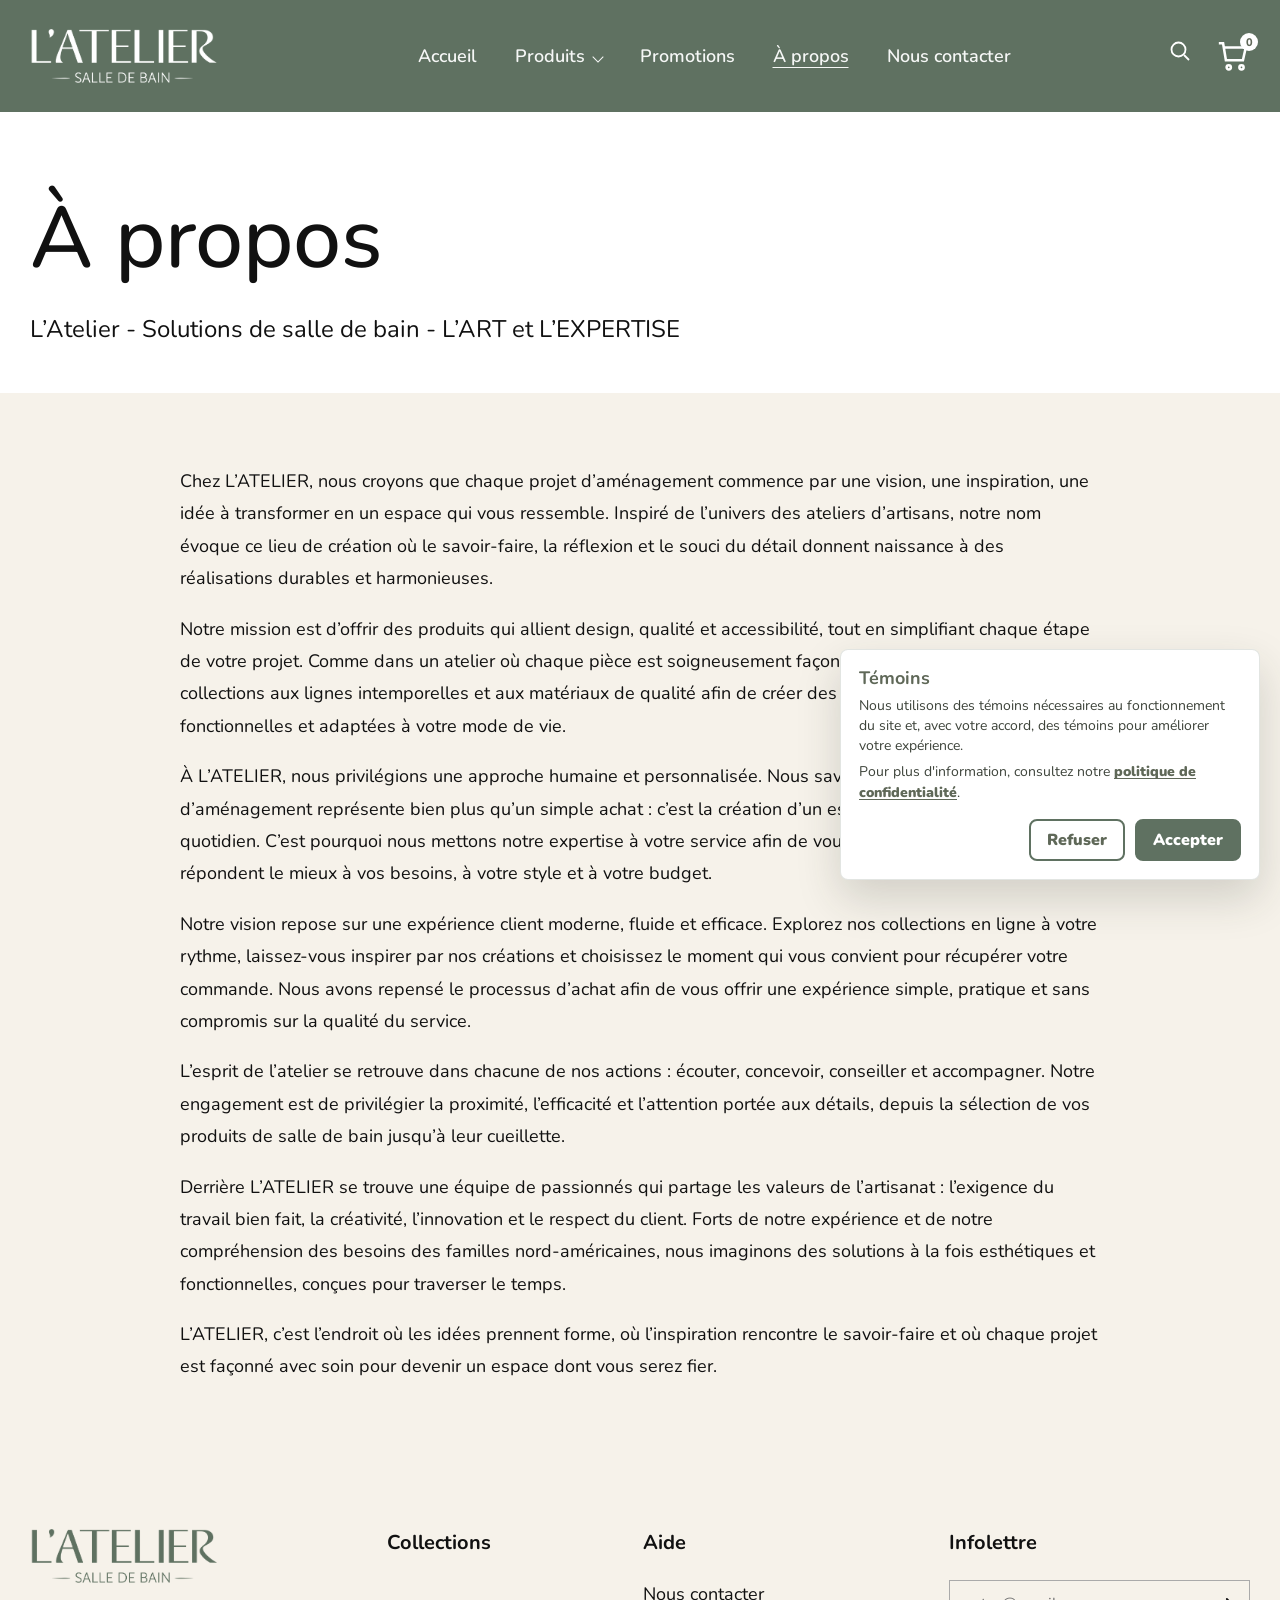
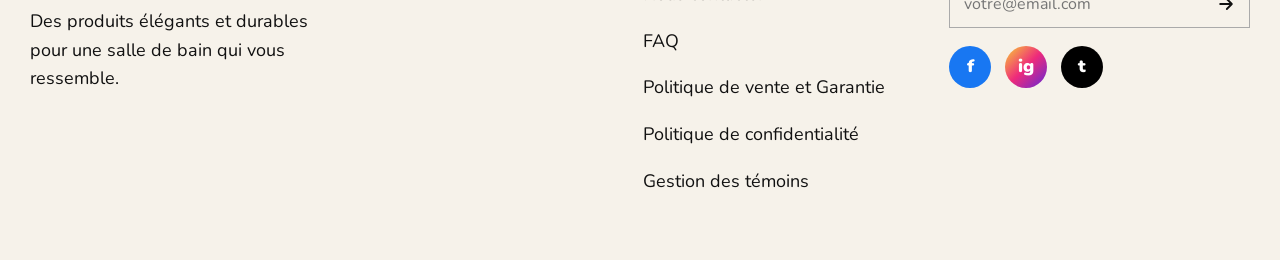
<file: Website/about.html>
<!DOCTYPE html>
<html lang="fr">
<head>
  <meta charset="UTF-8">
  <meta name="viewport" content="width=device-width, initial-scale=1.0">
  <meta http-equiv="Cache-Control" content="no-store, no-cache, must-revalidate">
  <meta http-equiv="Pragma" content="no-cache">
  <meta http-equiv="Expires" content="0">
  <title>À propos - L'Atelier Salle de Bain</title>
  <link rel="preconnect" href="https://fonts.googleapis.com">
  <link rel="preconnect" href="https://fonts.gstatic.com" crossorigin>
  <link href="https://fonts.googleapis.com/css2?family=Nunito:wght@400;500;600;700;800;900&display=swap" rel="stylesheet">
  <link rel="stylesheet" href="styles.css?v=20260821-01">
</head>
<body class="page-about">
  <header class="site-header">
    <div class="container header-inner">
      <a class="brand-logo" href="index.html" aria-label="Accueil L'Atelier Salle de Bain">
        <img src="Brand Logo/Latelier_logos_blanc.png" alt="L'Atelier Salle de Bain">
      </a>
      <nav class="main-nav" aria-label="Navigation principale">
        <a class="nav-link" href="index.html">Accueil</a>
        <div class="nav-dropdown">
          <a class="nav-button" href="shop.html?collection=all">Produits</a>
          <div class="products-menu" aria-label="Catégories de produits">
            <div class="products-menu__column">
              <a class="products-menu__title" href="shop.html?collection=vanites&type=meubles-salle-de-bain">Meubles de<br>salle de bain</a>
              <a href="shop.html?collection=vanites&type=meubles-salle-de-bain">Vanité</a>
              <a href="shop.html?collection=vanites&type=meubles-salle-de-bain&category=cabinets">Cabinets</a>
              <a href="shop.html?collection=vanites&type=meubles-salle-de-bain&category=lingeries">Lingeries</a>
              <a href="shop.html?collection=vanites&type=meubles-salle-de-bain&category=miroirs">Miroirs</a>
            </div>
            <div class="products-menu__column">
              <a class="products-menu__title" href="shop.html?collection=vanites&type=lavabos">Lavabos</a>
              <a href="shop.html?collection=vanites&type=lavabos&category=comptoirs">Comptoirs</a>
              <a href="shop.html?collection=vanites&type=lavabos&category=vasques">Vasques</a>
            </div>
            <div class="products-menu__column">
              <a class="products-menu__title" href="shop.html?collection=toilettes&type=toilettes">Toilettes</a>
              <a href="shop.html?collection=toilettes&type=toilettes&category=intelligente">Intelligente</a>
              <a href="shop.html?collection=toilettes&type=toilettes&category=1-piece">1 Pièce</a>
              <a href="shop.html?collection=toilettes&type=toilettes&category=2-pieces">2 Pièces</a>
            </div>
            <div class="products-menu__column">
              <a class="products-menu__title" href="shop.html?collection=baignoires&type=baignoires">Baignoires</a>
              <a href="shop.html?collection=baignoires&type=baignoires&category=autoportante">Autoportante</a>
              <a href="shop.html?collection=baignoires&type=baignoires&category=alcove">Alcove</a>
              <a href="shop.html?collection=baignoires&type=baignoires&category=en-coin">En coin</a>
            </div>
            <div class="products-menu__column">
              <a class="products-menu__title" href="shop.html?collection=douches&type=douches">Douches</a>
              <a href="shop.html?collection=douches&type=douches&category=portes">Portes</a>
              <a href="shop.html?collection=douches&type=douches&category=ensemble-complet">Ensemble complet</a>
            </div>
          </div>
        </div>
        <a class="nav-link" href="shop.html?promotion=sale">Promotions</a>
        <a class="nav-link is-current" href="about.html">À propos</a>
        <a class="nav-link" href="contact.html">Nous contacter</a>
      </nav>
      <div class="header-actions">
        <a class="icon-button" href="#" aria-label="Rechercher" aria-haspopup="true" aria-expanded="false" data-site-search-trigger>
          <svg viewBox="0 0 24 24"><circle cx="10.5" cy="10.5" r="7"></circle><path d="m16 16 5 5"></path></svg>
        </a>
        <a class="icon-button" href="cart.html" aria-label="Panier">
          <svg viewBox="0 0 24 24"><path d="M5 6h16l-2 9H7L5 3H2"></path><circle cx="9" cy="20" r="1.5"></circle><circle cx="18" cy="20" r="1.5"></circle></svg>
          <span class="cart-count" data-cart-count>0</span>
        </a>
      </div>
    </div>
  </header>

  <main>
    <section class="page-hero">
      <div class="container">
        <h1>À propos</h1>
        <p>L’Atelier - Solutions de salle de bain - L’ART et L’EXPERTISE</p>
      </div>
    </section>

    <section class="section section--cream about-simple">
      <div class="container">
        <div class="about-simple__content">
          <p>Chez L’ATELIER, nous croyons que chaque projet d’aménagement commence par une vision, une inspiration, une idée à transformer en un espace qui vous ressemble. Inspiré de l’univers des ateliers d’artisans, notre nom évoque ce lieu de création où le savoir-faire, la réflexion et le souci du détail donnent naissance à des réalisations durables et harmonieuses.</p>
          <p>Notre mission est d’offrir des produits qui allient design, qualité et accessibilité, tout en simplifiant chaque étape de votre projet. Comme dans un atelier où chaque pièce est soigneusement façonnée, nous sélectionnons des collections aux lignes intemporelles et aux matériaux de qualité afin de créer des salles de bain élégantes, fonctionnelles et adaptées à votre mode de vie.</p>
          <p>À L’ATELIER, nous privilégions une approche humaine et personnalisée. Nous savons qu’un projet d’aménagement représente bien plus qu’un simple achat : c’est la création d’un espace de vie pensé pour le quotidien. C’est pourquoi nous mettons notre expertise à votre service afin de vous guider vers les solutions qui répondent le mieux à vos besoins, à votre style et à votre budget.</p>
          <p>Notre vision repose sur une expérience client moderne, fluide et efficace. Explorez nos collections en ligne à votre rythme, laissez-vous inspirer par nos créations et choisissez le moment qui vous convient pour récupérer votre commande. Nous avons repensé le processus d’achat afin de vous offrir une expérience simple, pratique et sans compromis sur la qualité du service.</p>
          <p>L’esprit de l’atelier se retrouve dans chacune de nos actions : écouter, concevoir, conseiller et accompagner. Notre engagement est de privilégier la proximité, l’efficacité et l’attention portée aux détails, depuis la sélection de vos produits de salle de bain jusqu’à leur cueillette.</p>
          <p>Derrière L’ATELIER se trouve une équipe de passionnés qui partage les valeurs de l’artisanat : l’exigence du travail bien fait, la créativité, l’innovation et le respect du client. Forts de notre expérience et de notre compréhension des besoins des familles nord-américaines, nous imaginons des solutions à la fois esthétiques et fonctionnelles, conçues pour traverser le temps.</p>
          <p>L’ATELIER, c’est l’endroit où les idées prennent forme, où l’inspiration rencontre le savoir-faire et où chaque projet est façonné avec soin pour devenir un espace dont vous serez fier.</p>
        </div>
      </div>
    </section>
  </main>

  <footer class="site-footer">
    <div class="container footer-grid">
      <div>
        <img class="footer-logo" src="Brand Logo/Latelier_logos_vert.png" alt="L'Atelier Salle de Bain">
        <p>Des produits élégants et durables pour une salle de bain qui vous ressemble.</p>
      </div>
      <div>
        <h2>Collections</h2>
        <nav class="footer-links" data-footer-collections aria-label="Collections"></nav>
      </div>
      <div>
        <h2>Aide</h2>
        <nav class="footer-links">
          <a href="contact.html">Nous contacter</a>
          <a href="faq.html">FAQ</a>
          <a href="politique-vente-garantie.html">Politique de vente et Garantie</a>
        </nav>
      </div>
      <div>
        <h2>Infolettre</h2>
        <form class="newsletter-form">
          <input class="newsletter-input" type="email" placeholder="votre@email.com" aria-label="Adresse courriel">
          <button class="newsletter-button" type="button" aria-label="S'inscrire">
            <svg viewBox="0 0 24 24" focusable="false" aria-hidden="true">
              <path d="M5 12h12"></path>
              <path d="m13 6 6 6-6 6"></path>
            </svg>
          </button>
        </form>
        <div class="social-row">
          <a class="social-dot social-dot--facebook" href="https://www.facebook.com/people/Latelier-Solutions-de-salle-de-bain/61591446723294/" target="_blank" rel="noopener" aria-label="Facebook L'Atelier Salle de Bain">f</a>
          <a class="social-dot social-dot--instagram" href="https://www.instagram.com/lateliersalledebain/" target="_blank" rel="noopener" aria-label="Instagram L'Atelier Salle de Bain">ig</a>
          <a class="social-dot social-dot--tiktok" href="https://www.tiktok.com/@lateliersollution" target="_blank" rel="noopener" aria-label="TikTok L'Atelier Salle de Bain">t</a>
        </div>
      </div>
    </div>
  </footer>

  <script src="js/shopify-config.js?v=20260605-15"></script>
  <script src="js/commerce.js?v=20260608-01"></script>
  <script src="js/ui.js?v=20260821-01"></script>
</body>
</html>
</file>
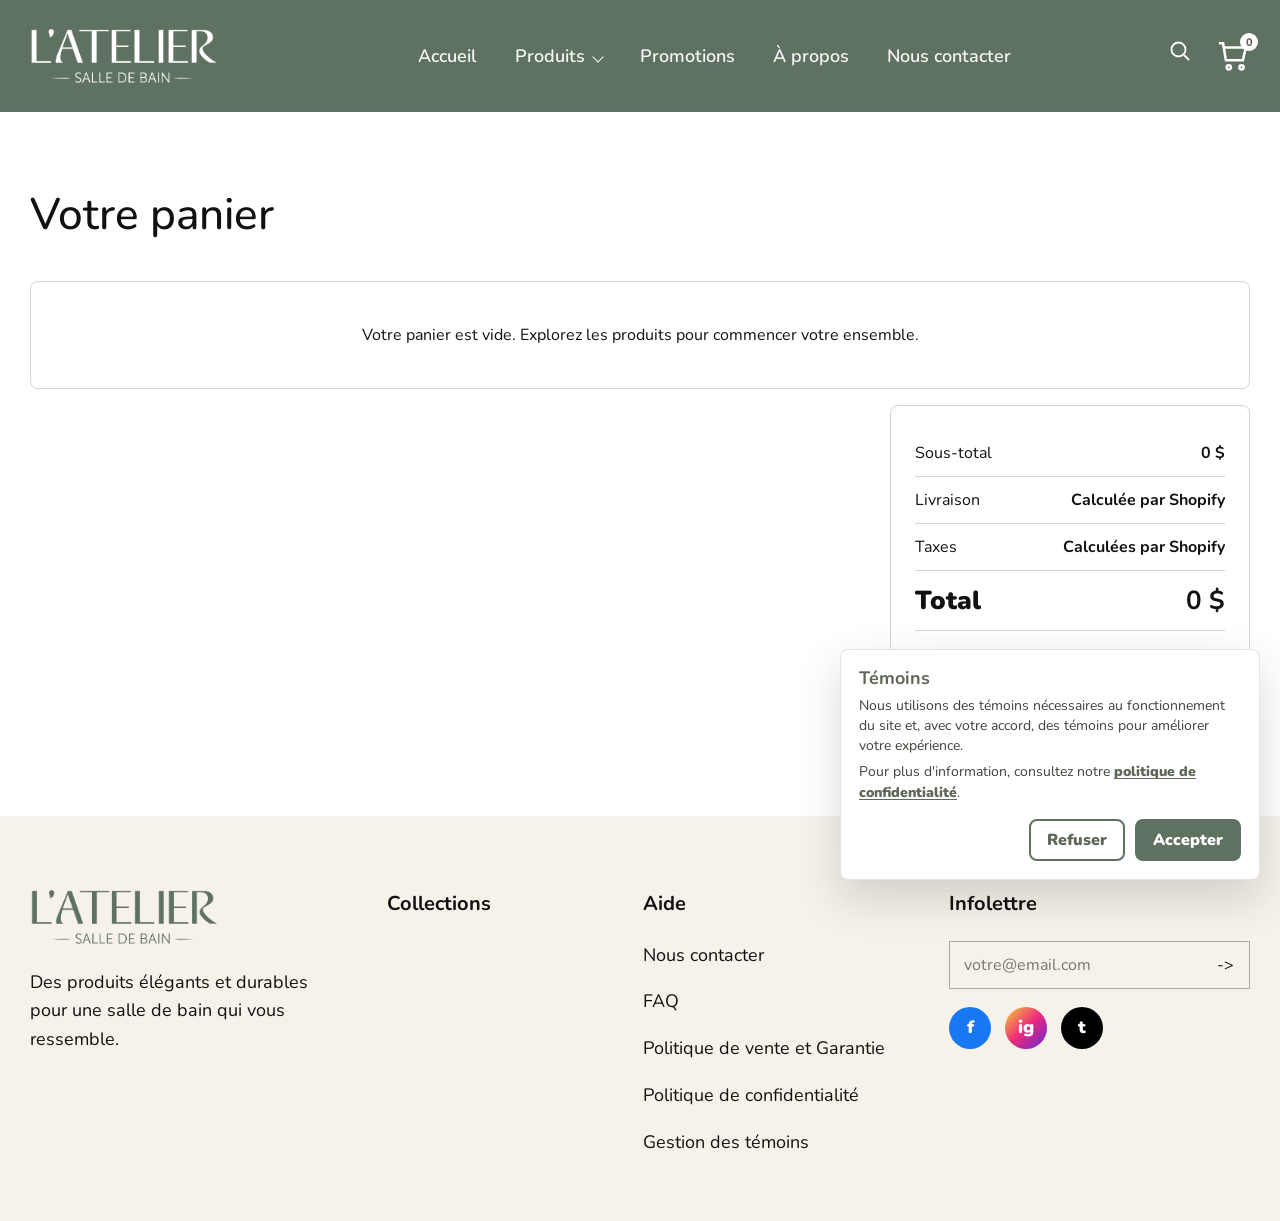
<file: Website/cart.html>
<!DOCTYPE html>
<html lang="fr">
<head>
  <meta charset="UTF-8">
  <meta name="viewport" content="width=device-width, initial-scale=1.0">
  <meta http-equiv="Cache-Control" content="no-store, no-cache, must-revalidate">
  <meta http-equiv="Pragma" content="no-cache">
  <meta http-equiv="Expires" content="0">
  <title>Panier - L'Atelier Salle de Bain</title>
  <link rel="preconnect" href="https://fonts.googleapis.com">
  <link rel="preconnect" href="https://fonts.gstatic.com" crossorigin>
  <link href="https://fonts.googleapis.com/css2?family=Nunito:wght@400;500;600;700;800;900&display=swap" rel="stylesheet">
  <link rel="stylesheet" href="styles.css?v=20260821-01">
</head>
<body>
  <header class="site-header">
    <div class="container header-inner">
      <a class="brand-logo" href="index.html" aria-label="Accueil L'Atelier Salle de Bain">
        <img src="Brand Logo/Latelier_logos_blanc.png" alt="L'Atelier Salle de Bain">
      </a>
      <nav class="main-nav" aria-label="Navigation principale">
        <a class="nav-link" href="index.html">Accueil</a>
        <div class="nav-dropdown">
          <a class="nav-button" href="shop.html?collection=all">Produits</a>
          <div class="products-menu" aria-label="Catégories de produits">
            <div class="products-menu__column">
              <a class="products-menu__title" href="shop.html?collection=vanites&type=meubles-salle-de-bain">Meubles de<br>salle de bain</a>
              <a href="shop.html?collection=vanites&type=meubles-salle-de-bain">Vanité</a>
              <a href="shop.html?collection=vanites&type=meubles-salle-de-bain&category=cabinets">Cabinets</a>
              <a href="shop.html?collection=vanites&type=meubles-salle-de-bain&category=lingeries">Lingeries</a>
              <a href="shop.html?collection=vanites&type=meubles-salle-de-bain&category=miroirs">Miroirs</a>
            </div>
            <div class="products-menu__column">
              <a class="products-menu__title" href="shop.html?collection=vanites&type=lavabos">Lavabos</a>
              <a href="shop.html?collection=vanites&type=lavabos&category=comptoirs">Comptoirs</a>
              <a href="shop.html?collection=vanites&type=lavabos&category=vasques">Vasques</a>
            </div>
            <div class="products-menu__column">
              <a class="products-menu__title" href="shop.html?collection=toilettes&type=toilettes">Toilettes</a>
              <a href="shop.html?collection=toilettes&type=toilettes&category=intelligente">Intelligente</a>
              <a href="shop.html?collection=toilettes&type=toilettes&category=1-piece">1 Pièce</a>
              <a href="shop.html?collection=toilettes&type=toilettes&category=2-pieces">2 Pièces</a>
            </div>
            <div class="products-menu__column">
              <a class="products-menu__title" href="shop.html?collection=baignoires&type=baignoires">Baignoires</a>
              <a href="shop.html?collection=baignoires&type=baignoires&category=autoportante">Autoportante</a>
              <a href="shop.html?collection=baignoires&type=baignoires&category=alcove">Alcove</a>
              <a href="shop.html?collection=baignoires&type=baignoires&category=en-coin">En coin</a>
            </div>
            <div class="products-menu__column">
              <a class="products-menu__title" href="shop.html?collection=douches&type=douches">Douches</a>
              <a href="shop.html?collection=douches&type=douches&category=portes">Portes</a>
              <a href="shop.html?collection=douches&type=douches&category=ensemble-complet">Ensemble complet</a>
            </div>
          </div>
        </div>
        <a class="nav-link" href="shop.html?promotion=sale">Promotions</a>
        <a class="nav-link" href="about.html">À propos</a>
        <a class="nav-link" href="contact.html">Nous contacter</a>
      </nav>
      <div class="header-actions">
        <a class="icon-button" href="#" aria-label="Rechercher" aria-haspopup="true" aria-expanded="false" data-site-search-trigger>
          <svg viewBox="0 0 24 24"><circle cx="10.5" cy="10.5" r="7"></circle><path d="m16 16 5 5"></path></svg>
        </a>
        <a class="icon-button" href="cart.html" aria-label="Panier">
          <svg viewBox="0 0 24 24"><path d="M5 6h16l-2 9H7L5 3H2"></path><circle cx="9" cy="20" r="1.5"></circle><circle cx="18" cy="20" r="1.5"></circle></svg>
          <span class="cart-count" data-cart-count>0</span>
        </a>
      </div>
    </div>
  </header>

  <main class="cart-page">
    <div class="container">
      <h1>Votre panier</h1>
      <p class="empty-state" data-cart-empty hidden>Votre panier est vide. Explorez les produits pour commencer votre ensemble.</p>
      <div class="cart-layout">
        <section class="cart-lines" data-cart-lines></section>
        <aside class="cart-summary">
          <div class="summary-row">
            <span>Sous-total</span>
            <strong data-cart-subtotal>0 $</strong>
          </div>
          <div class="summary-row">
            <span>Livraison</span>
            <strong>Calculée par Shopify</strong>
          </div>
          <div class="summary-row">
            <span>Taxes</span>
            <strong>Calculées par Shopify</strong>
          </div>
          <div class="summary-row summary-total">
            <span>Total</span>
            <strong data-cart-total>0 $</strong>
          </div>
          <button class="btn btn--sage checkout-button" type="button" data-checkout>Passer à la caisse</button>
        </aside>
      </div>
    </div>
  </main>

  <footer class="site-footer">
    <div class="container footer-grid">
      <div>
        <img class="footer-logo" src="Brand Logo/Latelier_logos_vert.png" alt="L'Atelier Salle de Bain">
        <p>Des produits élégants et durables pour une salle de bain qui vous ressemble.</p>
      </div>
      <div>
        <h2>Collections</h2>
        <nav class="footer-links" data-footer-collections aria-label="Collections"></nav>
      </div>
      <div>
        <h2>Aide</h2>
        <nav class="footer-links">
          <a href="contact.html">Nous contacter</a>
          <a href="faq.html">FAQ</a>
          <a href="politique-vente-garantie.html">Politique de vente et Garantie</a>
        </nav>
      </div>
      <div>
        <h2>Infolettre</h2>
        <form class="newsletter-form">
          <input class="newsletter-input" type="email" placeholder="votre@email.com" aria-label="Adresse courriel">
          <button class="newsletter-button" type="button" aria-label="S'inscrire">-></button>
        </form>
        <div class="social-row">
          <a class="social-dot social-dot--facebook" href="https://www.facebook.com/people/Latelier-Solutions-de-salle-de-bain/61591446723294/" target="_blank" rel="noopener" aria-label="Facebook L'Atelier Salle de Bain">f</a>
          <a class="social-dot social-dot--instagram" href="https://www.instagram.com/lateliersalledebain/" target="_blank" rel="noopener" aria-label="Instagram L'Atelier Salle de Bain">ig</a>
          <a class="social-dot social-dot--tiktok" href="https://www.tiktok.com/@lateliersollution" target="_blank" rel="noopener" aria-label="TikTok L'Atelier Salle de Bain">t</a>
        </div>
      </div>
    </div>
  </footer>

  <script src="js/shopify-config.js?v=20260605-15"></script>
  <script src="js/commerce.js?v=20260608-01"></script>
  <script src="js/ui.js?v=20260821-01"></script>
  <script src="js/cart-page.js?v=20260605-15"></script>
</body>
</html>
</file>
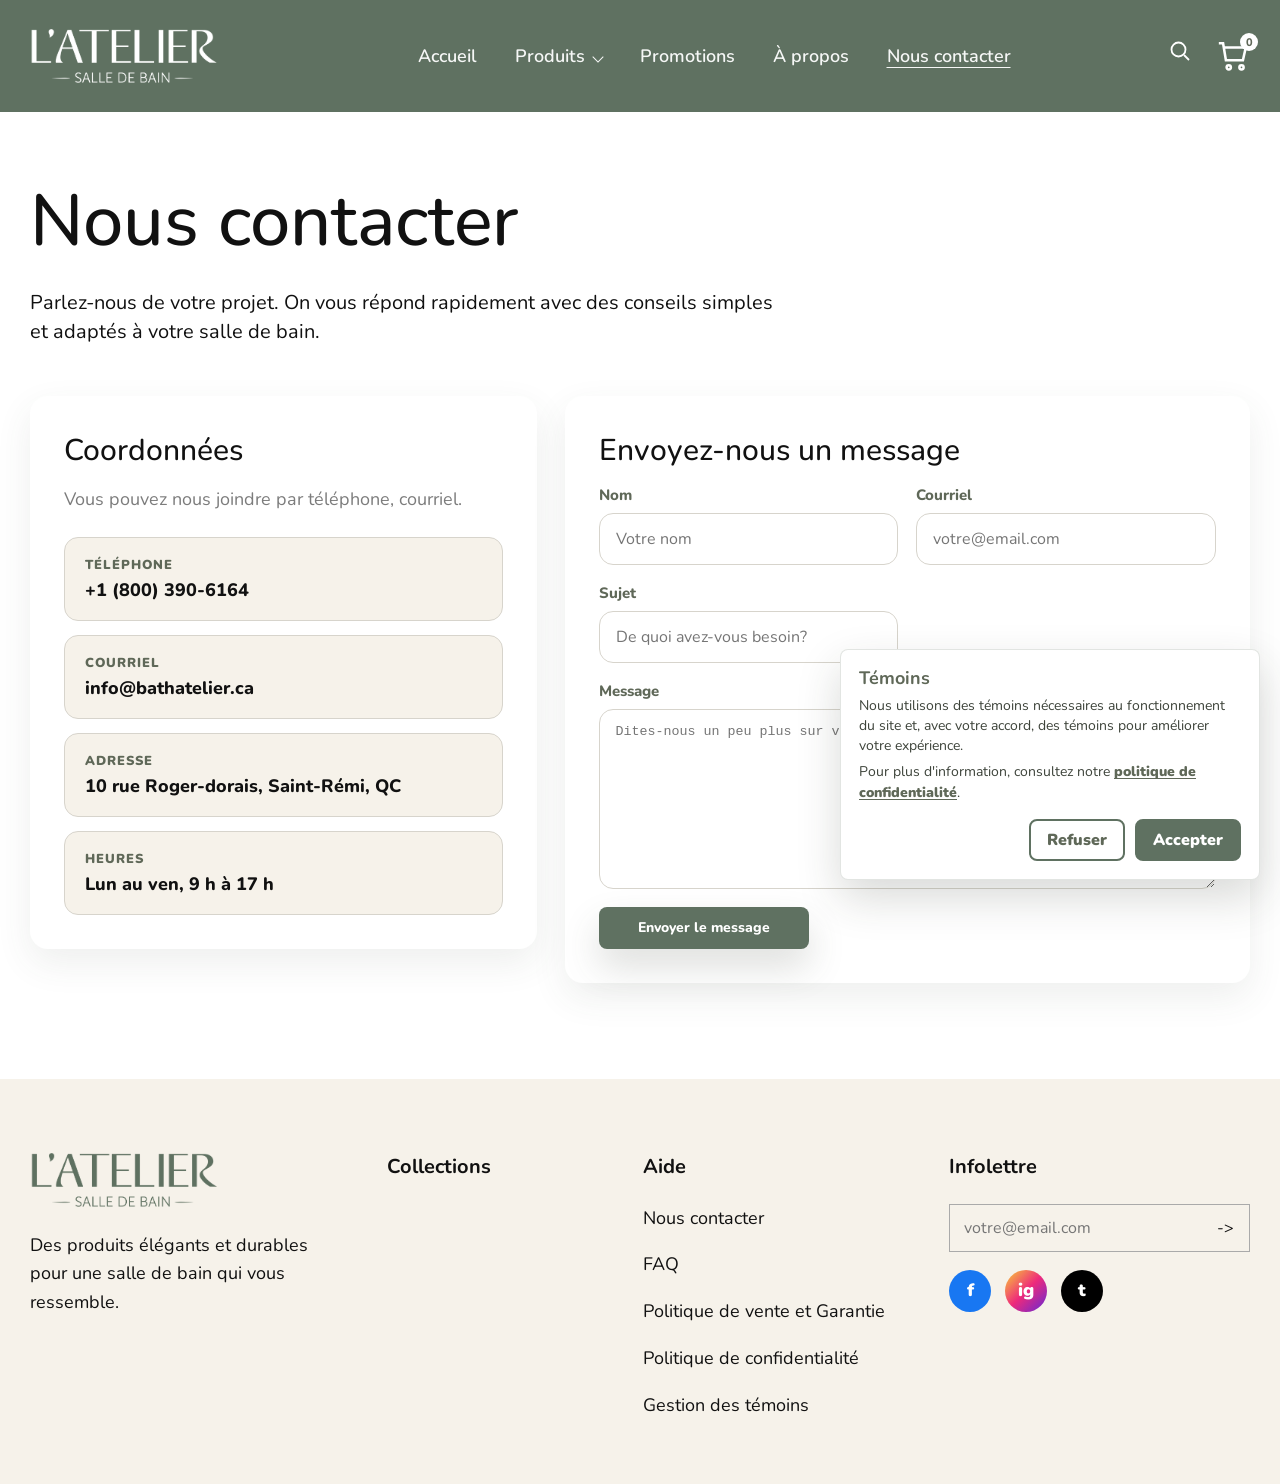
<file: Website/contact.html>
<!DOCTYPE html>
<html lang="fr">
<head>
  <meta charset="UTF-8">
  <meta name="viewport" content="width=device-width, initial-scale=1.0">
  <meta http-equiv="Cache-Control" content="no-store, no-cache, must-revalidate">
  <meta http-equiv="Pragma" content="no-cache">
  <meta http-equiv="Expires" content="0">
  <title>Nous contacter - L'Atelier Salle de Bain</title>
  <link rel="preconnect" href="https://fonts.googleapis.com">
  <link rel="preconnect" href="https://fonts.gstatic.com" crossorigin>
  <link href="https://fonts.googleapis.com/css2?family=Nunito:wght@400;500;600;700;800;900&display=swap" rel="stylesheet">
  <link rel="stylesheet" href="styles.css?v=20260821-01">
</head>
<body class="page-contact">
  <header class="site-header">
    <div class="container header-inner">
      <a class="brand-logo" href="index.html" aria-label="Accueil L'Atelier Salle de Bain">
        <img src="Brand Logo/Latelier_logos_blanc.png" alt="L'Atelier Salle de Bain">
      </a>
      <nav class="main-nav" aria-label="Navigation principale">
        <a class="nav-link" href="index.html">Accueil</a>
        <div class="nav-dropdown">
          <a class="nav-button" href="shop.html?collection=all">Produits</a>
          <div class="products-menu" aria-label="Catégories de produits">
            <div class="products-menu__column">
              <a class="products-menu__title" href="shop.html?collection=vanites&type=meubles-salle-de-bain">Meubles de<br>salle de bain</a>
              <a href="shop.html?collection=vanites&type=meubles-salle-de-bain">Vanité</a>
              <a href="shop.html?collection=vanites&type=meubles-salle-de-bain&category=cabinets">Cabinets</a>
              <a href="shop.html?collection=vanites&type=meubles-salle-de-bain&category=lingeries">Lingeries</a>
              <a href="shop.html?collection=vanites&type=meubles-salle-de-bain&category=miroirs">Miroirs</a>
            </div>
            <div class="products-menu__column">
              <a class="products-menu__title" href="shop.html?collection=vanites&type=lavabos">Lavabos</a>
              <a href="shop.html?collection=vanites&type=lavabos&category=comptoirs">Comptoirs</a>
              <a href="shop.html?collection=vanites&type=lavabos&category=vasques">Vasques</a>
            </div>
            <div class="products-menu__column">
              <a class="products-menu__title" href="shop.html?collection=toilettes&type=toilettes">Toilettes</a>
              <a href="shop.html?collection=toilettes&type=toilettes&category=intelligente">Intelligente</a>
              <a href="shop.html?collection=toilettes&type=toilettes&category=1-piece">1 Pièce</a>
              <a href="shop.html?collection=toilettes&type=toilettes&category=2-pieces">2 Pièces</a>
            </div>
            <div class="products-menu__column">
              <a class="products-menu__title" href="shop.html?collection=baignoires&type=baignoires">Baignoires</a>
              <a href="shop.html?collection=baignoires&type=baignoires&category=autoportante">Autoportante</a>
              <a href="shop.html?collection=baignoires&type=baignoires&category=alcove">Alcove</a>
              <a href="shop.html?collection=baignoires&type=baignoires&category=en-coin">En coin</a>
            </div>
            <div class="products-menu__column">
              <a class="products-menu__title" href="shop.html?collection=douches&type=douches">Douches</a>
              <a href="shop.html?collection=douches&type=douches&category=portes">Portes</a>
              <a href="shop.html?collection=douches&type=douches&category=ensemble-complet">Ensemble complet</a>
            </div>
          </div>
        </div>
        <a class="nav-link" href="shop.html?promotion=sale">Promotions</a>
        <a class="nav-link" href="about.html">À propos</a>
        <a class="nav-link is-current" href="contact.html">Nous contacter</a>
      </nav>
      <div class="header-actions">
        <a class="icon-button" href="#" aria-label="Rechercher" aria-haspopup="true" aria-expanded="false" data-site-search-trigger>
          <svg viewBox="0 0 24 24"><circle cx="10.5" cy="10.5" r="7"></circle><path d="m16 16 5 5"></path></svg>
        </a>
        <a class="icon-button" href="cart.html" aria-label="Panier">
          <svg viewBox="0 0 24 24"><path d="M5 6h16l-2 9H7L5 3H2"></path><circle cx="9" cy="20" r="1.5"></circle><circle cx="18" cy="20" r="1.5"></circle></svg>
          <span class="cart-count" data-cart-count>0</span>
        </a>
      </div>
    </div>
  </header>

  <main>
    <section class="page-hero page-hero--contact">
      <div class="container">
        <h1>Nous contacter</h1>
        <p>Parlez-nous de votre projet. On vous répond rapidement avec des conseils simples et adaptés à votre salle de bain.</p>
      </div>
    </section>

    <section class="section section--contact">
      <div class="container contact-layout">
        <aside class="contact-panel contact-panel--info">
          <h2>Coordonnées</h2>
          <p class="contact-lead">Vous pouvez nous joindre par téléphone, courriel.</p>
          <div class="contact-methods">
            <a class="contact-method" href="tel:+15145550123">
              <span class="contact-method__label">Téléphone</span>
              <strong>+1 (800) 390-6164</strong>
            </a>
            <a class="contact-method" href="mailto:info@lateliersalledebain.com">
              <span class="contact-method__label">Courriel</span>
              <strong>info@bathatelier.ca</strong>
            </a>
            <div class="contact-method contact-method--static">
              <span class="contact-method__label">Adresse</span>
              <strong>10 rue Roger-dorais, Saint-Rémi, QC</strong>
            </div>
            <div class="contact-method contact-method--static">
              <span class="contact-method__label">Heures</span>
              <strong>Lun au ven, 9 h à 17 h</strong>
            </div>
          </div>
        </aside>

        <div class="contact-panel contact-panel--form">
          <h2>Envoyez-nous un message</h2>
          <form class="contact-form" data-contact-form>
            <label class="contact-field">
              <span>Nom</span>
              <input type="text" name="name" placeholder="Votre nom" required>
            </label>
            <label class="contact-field">
              <span>Courriel</span>
              <input type="email" name="email" placeholder="votre@email.com" required>
            </label>
            <label class="contact-field">
              <span>Sujet</span>
              <input type="text" name="subject" placeholder="De quoi avez-vous besoin?" required>
            </label>
            <label class="contact-field contact-field--full">
              <span>Message</span>
              <textarea name="message" rows="7" placeholder="Dites-nous un peu plus sur votre projet..." required></textarea>
            </label>
            <div class="contact-actions">
              <button class="btn btn--sage" type="submit">Envoyer le message</button>
            </div>
          </form>
        </div>
      </div>
    </section>
  </main>

  <footer class="site-footer">
    <div class="container footer-grid">
      <div>
        <img class="footer-logo" src="Brand Logo/Latelier_logos_vert.png" alt="L'Atelier Salle de Bain">
        <p>Des produits élégants et durables pour une salle de bain qui vous ressemble.</p>
      </div>
      <div>
        <h2>Collections</h2>
        <nav class="footer-links" data-footer-collections aria-label="Collections"></nav>
      </div>
      <div>
        <h2>Aide</h2>
        <nav class="footer-links">
          <a href="contact.html">Nous contacter</a>
          <a href="faq.html">FAQ</a>
          <a href="politique-vente-garantie.html">Politique de vente et Garantie</a>
        </nav>
      </div>
      <div>
        <h2>Infolettre</h2>
        <form class="newsletter-form">
          <input class="newsletter-input" type="email" placeholder="votre@email.com" aria-label="Adresse courriel">
          <button class="newsletter-button" type="button" aria-label="S'inscrire">-></button>
        </form>
        <div class="social-row">
          <a class="social-dot social-dot--facebook" href="https://www.facebook.com/people/Latelier-Solutions-de-salle-de-bain/61591446723294/" target="_blank" rel="noopener" aria-label="Facebook L'Atelier Salle de Bain">f</a>
          <a class="social-dot social-dot--instagram" href="https://www.instagram.com/lateliersalledebain/" target="_blank" rel="noopener" aria-label="Instagram L'Atelier Salle de Bain">ig</a>
          <a class="social-dot social-dot--tiktok" href="https://www.tiktok.com/@lateliersollution" target="_blank" rel="noopener" aria-label="TikTok L'Atelier Salle de Bain">t</a>
        </div>
      </div>
    </div>
  </footer>

  <script src="js/shopify-config.js?v=20260605-15"></script>
  <script src="js/commerce.js?v=20260608-01"></script>
  <script src="js/ui.js?v=20260821-01"></script>
  <script src="js/shop.js?v=20260615-12"></script>
  <script src="js/contact.js?v=20260615-01"></script>
</body>
</html>
</file>
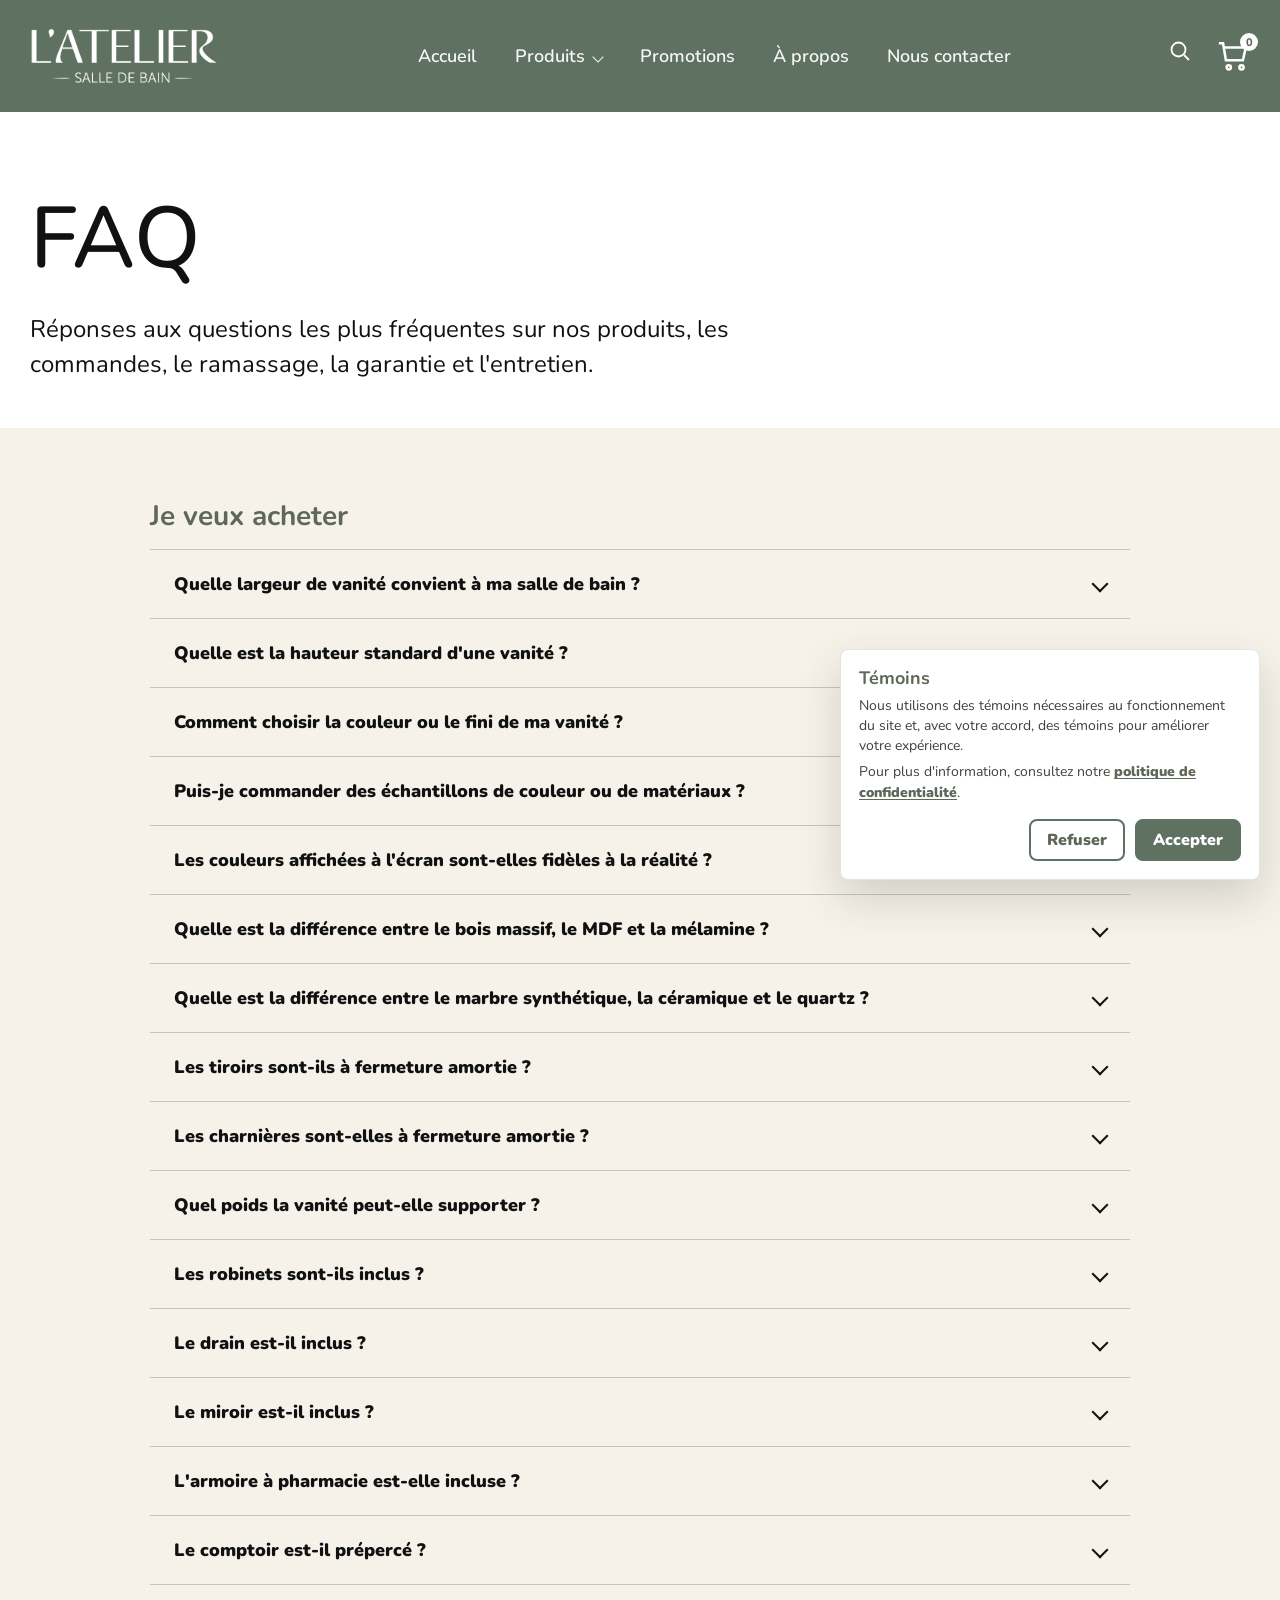
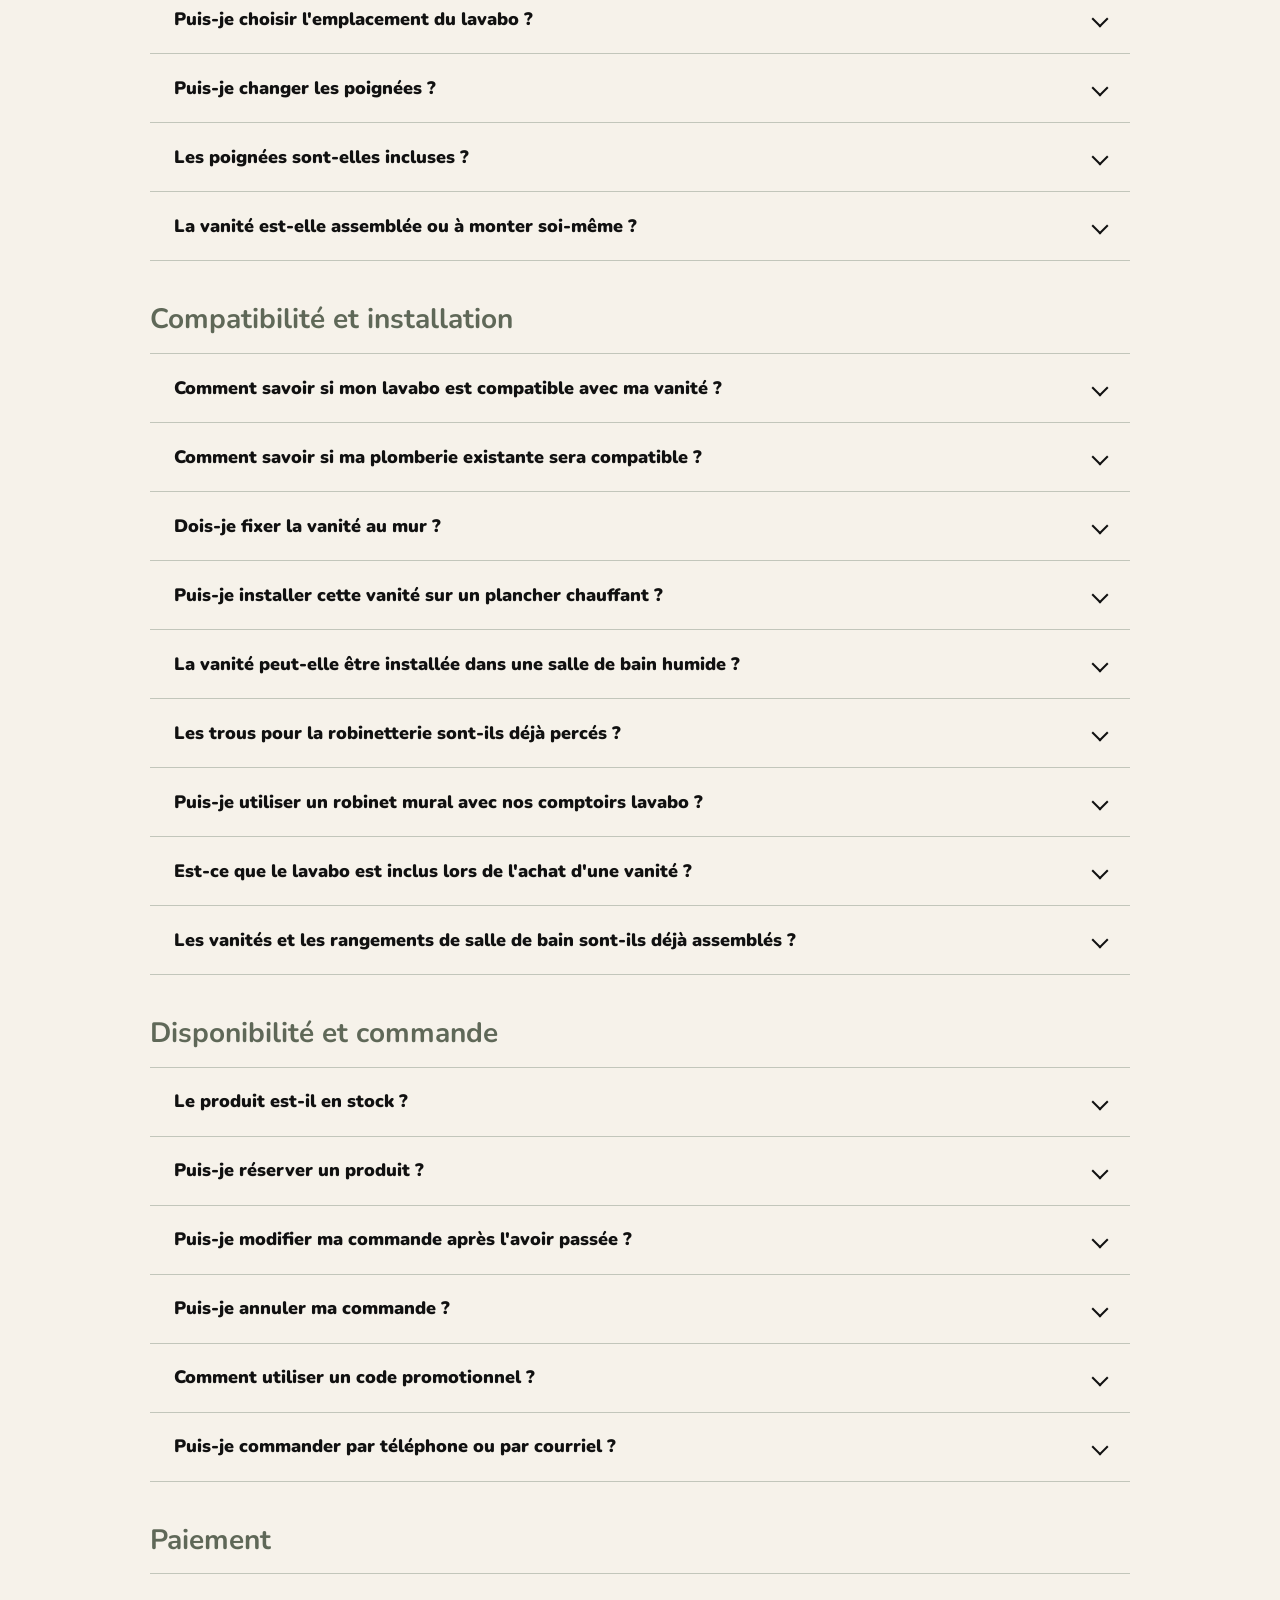
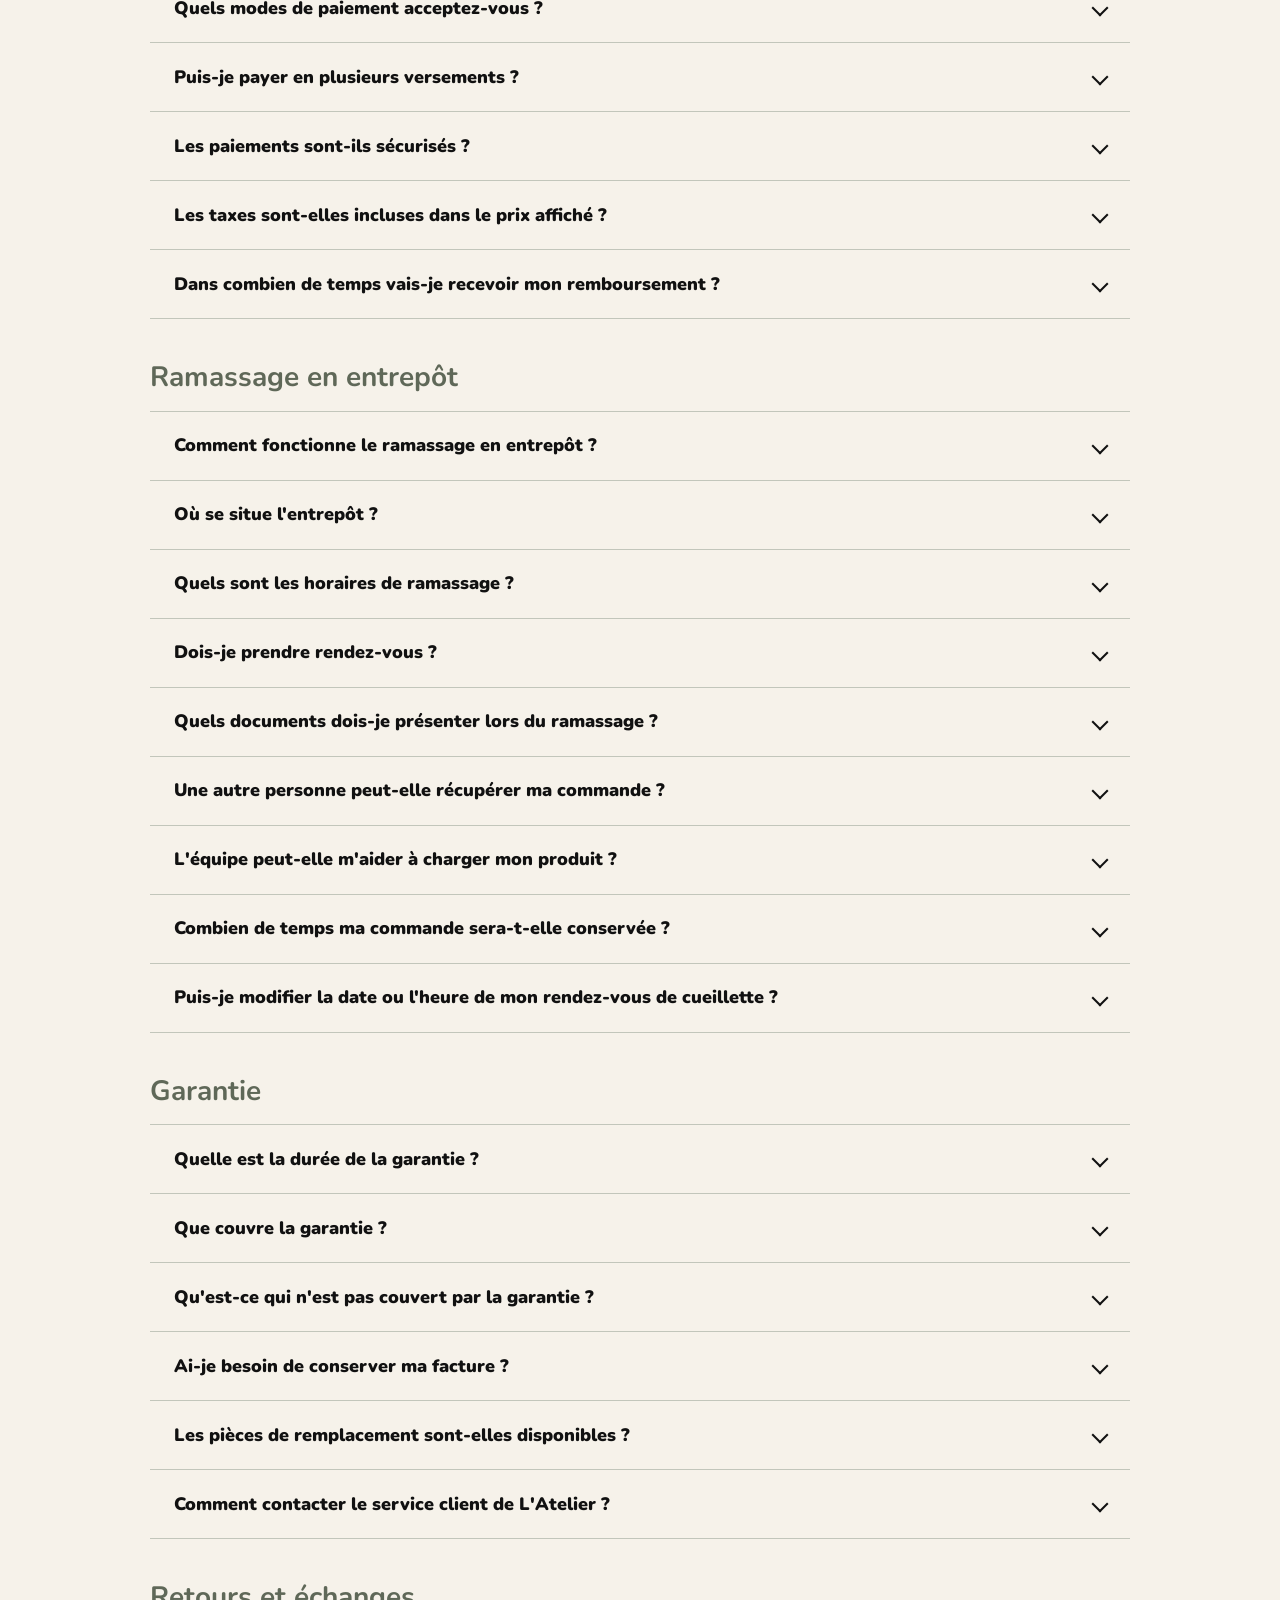
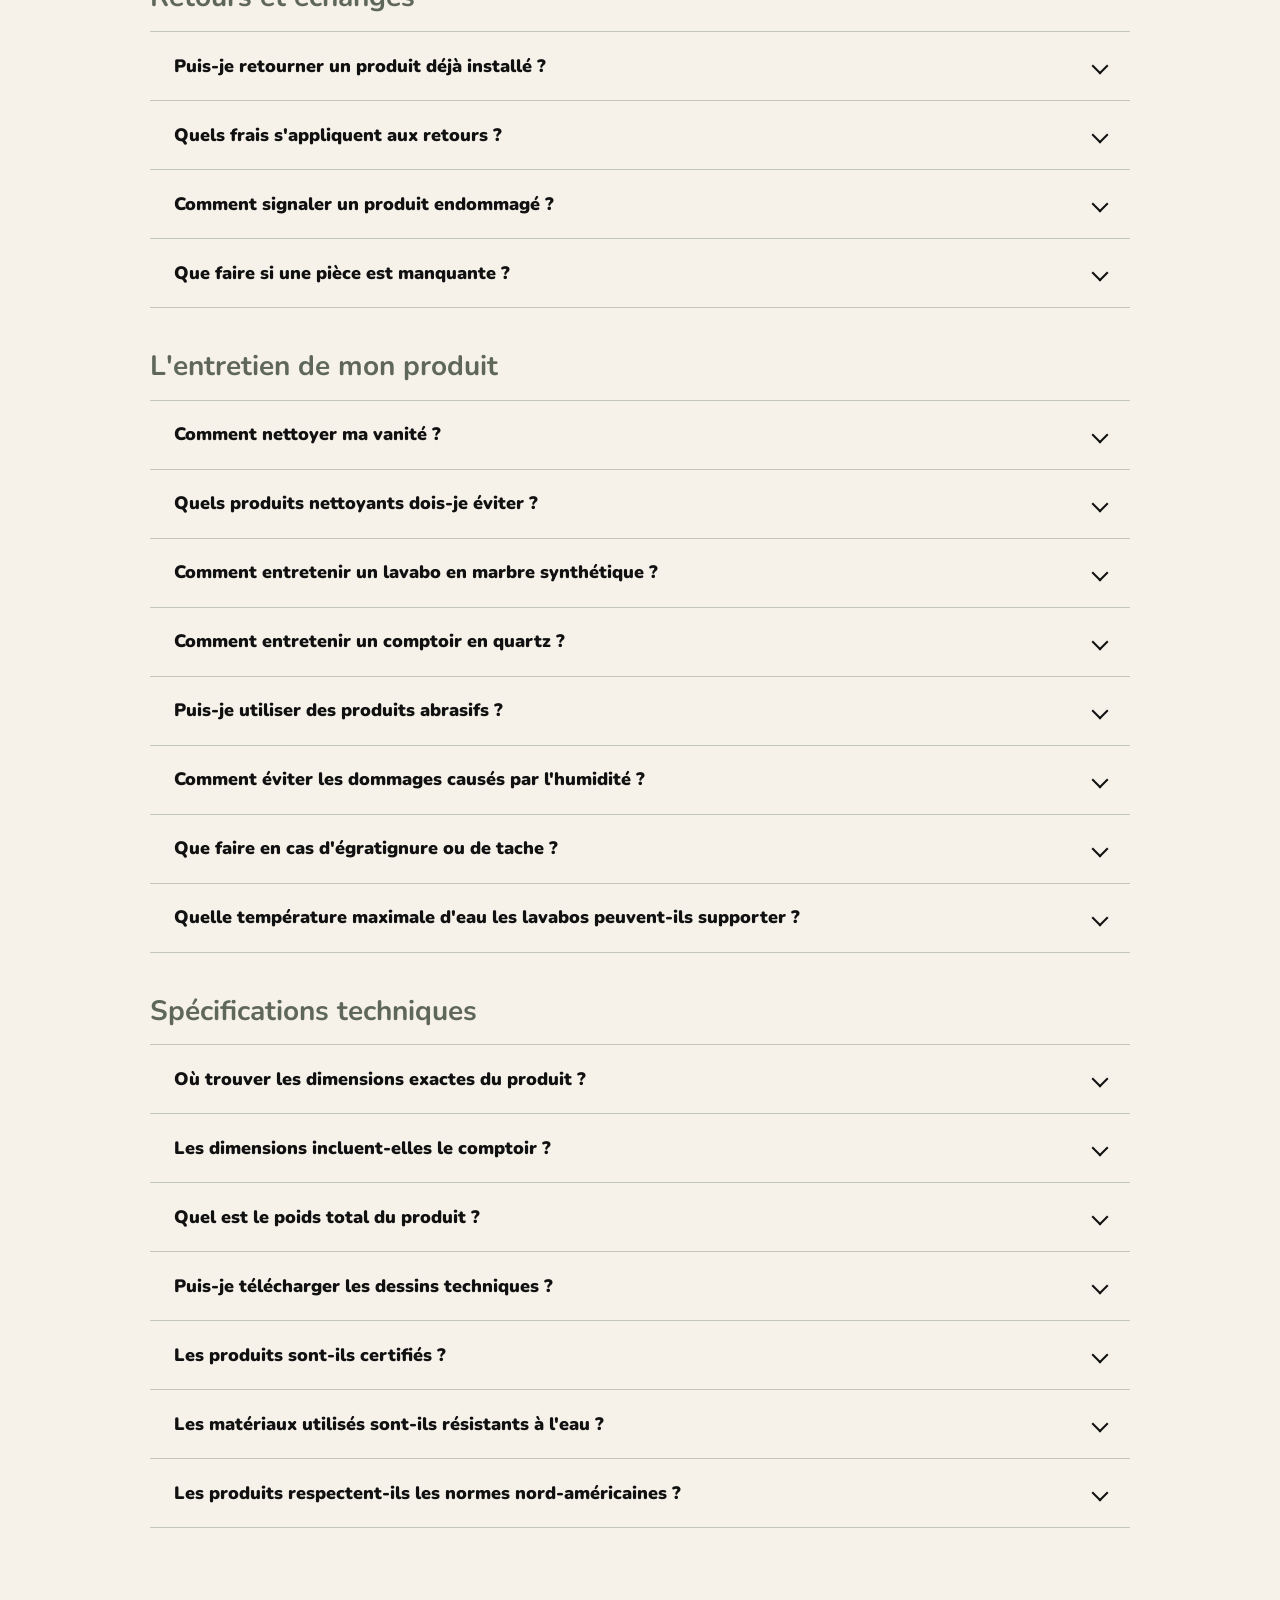
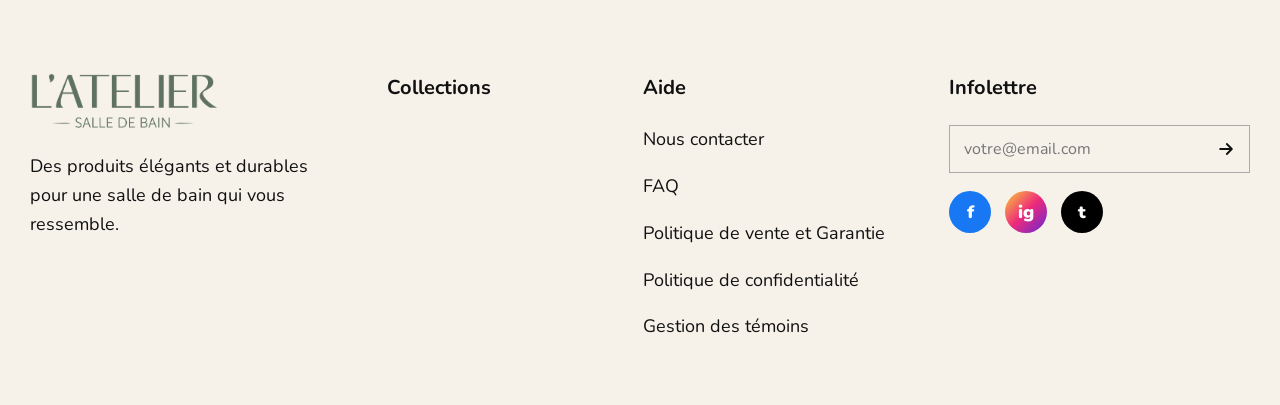
<file: Website/faq.html>
<!DOCTYPE html>
<html lang="fr">
<head>
  <meta charset="UTF-8">
  <meta name="viewport" content="width=device-width, initial-scale=1.0">
  <meta http-equiv="Cache-Control" content="no-store, no-cache, must-revalidate">
  <meta http-equiv="Pragma" content="no-cache">
  <meta http-equiv="Expires" content="0">
  <title>FAQ - L'Atelier Salle de Bain</title>
  <link rel="preconnect" href="https://fonts.googleapis.com">
  <link rel="preconnect" href="https://fonts.gstatic.com" crossorigin>
  <link href="https://fonts.googleapis.com/css2?family=Nunito:wght@400;500;600;700;800;900&display=swap" rel="stylesheet">
  <link rel="stylesheet" href="styles.css?v=20260821-01">
</head>
<body class="page-faq">
  <header class="site-header">
    <div class="container header-inner">
      <a class="brand-logo" href="index.html" aria-label="Accueil L'Atelier Salle de Bain">
        <img src="Brand Logo/Latelier_logos_blanc.png" alt="L'Atelier Salle de Bain">
      </a>
      <nav class="main-nav" aria-label="Navigation principale">
        <a class="nav-link" href="index.html">Accueil</a>
        <div class="nav-dropdown">
          <a class="nav-button" href="shop.html?collection=all">Produits</a>
          <div class="products-menu" aria-label="Catégories de produits">
            <div class="products-menu__column">
              <a class="products-menu__title" href="shop.html?collection=vanites&type=meubles-salle-de-bain">Meubles de<br>salle de bain</a>
              <a href="shop.html?collection=vanites&type=meubles-salle-de-bain">Vanité</a>
              <a href="shop.html?collection=vanites&type=meubles-salle-de-bain&category=cabinets">Cabinets</a>
              <a href="shop.html?collection=vanites&type=meubles-salle-de-bain&category=lingeries">Lingeries</a>
              <a href="shop.html?collection=vanites&type=meubles-salle-de-bain&category=miroirs">Miroirs</a>
            </div>
            <div class="products-menu__column">
              <a class="products-menu__title" href="shop.html?collection=vanites&type=lavabos">Lavabos</a>
              <a href="shop.html?collection=vanites&type=lavabos&category=comptoirs">Comptoirs</a>
              <a href="shop.html?collection=vanites&type=lavabos&category=vasques">Vasques</a>
            </div>
            <div class="products-menu__column">
              <a class="products-menu__title" href="shop.html?collection=toilettes&type=toilettes">Toilettes</a>
              <a href="shop.html?collection=toilettes&type=toilettes&category=intelligente">Intelligente</a>
              <a href="shop.html?collection=toilettes&type=toilettes&category=1-piece">1 Pièce</a>
              <a href="shop.html?collection=toilettes&type=toilettes&category=2-pieces">2 Pièces</a>
            </div>
            <div class="products-menu__column">
              <a class="products-menu__title" href="shop.html?collection=baignoires&type=baignoires">Baignoires</a>
              <a href="shop.html?collection=baignoires&type=baignoires&category=autoportante">Autoportante</a>
              <a href="shop.html?collection=baignoires&type=baignoires&category=alcove">Alcove</a>
              <a href="shop.html?collection=baignoires&type=baignoires&category=en-coin">En coin</a>
            </div>
            <div class="products-menu__column">
              <a class="products-menu__title" href="shop.html?collection=douches&type=douches">Douches</a>
              <a href="shop.html?collection=douches&type=douches&category=portes">Portes</a>
              <a href="shop.html?collection=douches&type=douches&category=ensemble-complet">Ensemble complet</a>
            </div>
          </div>
        </div>
        <a class="nav-link" href="shop.html?promotion=sale">Promotions</a>
        <a class="nav-link" href="about.html">À propos</a>
        <a class="nav-link" href="contact.html">Nous contacter</a>
      </nav>
      <div class="header-actions">
        <a class="icon-button" href="#" aria-label="Rechercher" aria-haspopup="true" aria-expanded="false" data-site-search-trigger>
          <svg viewBox="0 0 24 24"><circle cx="10.5" cy="10.5" r="7"></circle><path d="m16 16 5 5"></path></svg>
        </a>
        <a class="icon-button" href="cart.html" aria-label="Panier">
          <svg viewBox="0 0 24 24"><path d="M5 6h16l-2 9H7L5 3H2"></path><circle cx="9" cy="20" r="1.5"></circle><circle cx="18" cy="20" r="1.5"></circle></svg>
          <span class="cart-count" data-cart-count>0</span>
        </a>
      </div>
    </div>
  </header>

  <main>
    <section class="page-hero page-hero--faq">
      <div class="container">
        <h1>FAQ</h1>
        <p>Réponses aux questions les plus fréquentes sur nos produits, les commandes, le ramassage, la garantie et l'entretien.</p>
      </div>
    </section>

    <section class="section section--cream faq-section">
      <div class="container faq-layout">
        <section class="faq-group" aria-labelledby="faq-buying">
          <h2 id="faq-buying">Je veux acheter</h2>
          <div class="faq-list">
            <details class="faq-item">
              <summary>Quelle largeur de vanité convient à ma salle de bain ?</summary>
              <div class="faq-answer">
                <ul>
                  <li>24 po : petite salle de bain ou salle d'eau.</li>
                  <li>30 à 36 po : salle de bain standard.</li>
                  <li>48 à 60 po : salle de bain principale.</li>
                </ul>
              </div>
            </details>
            <details class="faq-item">
              <summary>Quelle est la hauteur standard d'une vanité ?</summary>
              <div class="faq-answer">
                <p>La hauteur standard se situe généralement entre 34 po et 36 po, tandis que la profondeur est habituellement d'environ 18 po à 22 po.</p>
              </div>
            </details>
            <details class="faq-item">
              <summary>Comment choisir la couleur ou le fini de ma vanité ?</summary>
              <div class="faq-answer">
                <p>Le choix dépend principalement du style recherché, de la luminosité de la pièce et des autres éléments de votre salle de bain. Les teintes claires apportent une impression d'espace et de luminosité, tandis que les finis plus foncés créent un effet chaleureux et élégant.</p>
                <p>Tenez aussi compte de votre revêtement de sol, de la couleur des murs et des accessoires déjà présents dans la pièce.</p>
              </div>
            </details>
            <details class="faq-item">
              <summary>Puis-je commander des échantillons de couleur ou de matériaux ?</summary>
              <div class="faq-answer">
                <p>Non.</p>
              </div>
            </details>
            <details class="faq-item">
              <summary>Les couleurs affichées à l'écran sont-elles fidèles à la réalité ?</summary>
              <div class="faq-answer">
                <p>Les couleurs affichées sur notre site sont présentées aussi fidèlement que possible. Toutefois, leur apparence peut varier selon les réglages, la luminosité et la qualité de votre écran.</p>
              </div>
            </details>
            <details class="faq-item">
              <summary>Quelle est la différence entre le bois massif, le MDF et la mélamine ?</summary>
              <div class="faq-answer">
                <ul>
                  <li><strong>Bois massif :</strong> fabriqué à partir de bois naturel, il est reconnu pour sa durabilité, sa solidité et son apparence authentique. Ce matériau est très dispendieux, ce qui en fait une option haut de gamme moins accessible.</li>
                  <li><strong>MDF :</strong> composé de fibres de bois compressées, il offre une surface lisse idéale pour les finis peints et procure une excellente stabilité.</li>
                  <li><strong>Mélamine :</strong> constituée d'un panneau recouvert d'un revêtement décoratif, elle est appréciée pour sa résistance aux taches, sa facilité d'entretien et son excellent rapport qualité-prix.</li>
                </ul>
                <p>Chaque matériau possède ses propres avantages. Le choix dépend de vos besoins, de votre budget et du style recherché.</p>
              </div>
            </details>
            <details class="faq-item">
              <summary>Quelle est la différence entre le marbre synthétique, la céramique et le quartz ?</summary>
              <div class="faq-answer">
                <ul>
                  <li><strong>Marbre synthétique :</strong> fabriqué à partir d'un mélange de résines et de minéraux, il offre une surface uniforme, facile d'entretien et à un coût généralement plus abordable.</li>
                  <li><strong>Céramique :</strong> reconnue pour sa durabilité et sa résistance aux taches, aux rayures et à l'humidité. Sa surface lisse facilite le nettoyage quotidien.</li>
                  <li><strong>Quartz :</strong> composé de pierres naturelles et de résines, il se distingue par sa grande résistance, son apparence haut de gamme et la variété de finis disponibles.</li>
                </ul>
                <p>Chaque matériau présente ses propres avantages en matière d'esthétique, de performance et de budget.</p>
              </div>
            </details>
            <details class="faq-item">
              <summary>Les tiroirs sont-ils à fermeture amortie ?</summary>
              <div class="faq-answer">
                <p>Oui, tous nos articles qui ont des tiroirs sont équipés d'un système de fermeture amortie.</p>
              </div>
            </details>
            <details class="faq-item">
              <summary>Les charnières sont-elles à fermeture amortie ?</summary>
              <div class="faq-answer">
                <p>Oui, tous nos articles qui ont des portes sont équipés d'un système de fermeture amortie.</p>
              </div>
            </details>
            <details class="faq-item">
              <summary>Quel poids la vanité peut-elle supporter ?</summary>
              <div class="faq-answer">
                <p>Nos vanités sont conçues pour supporter le poids normal d'un lavabo, d'un comptoir et des articles de salle de bain utilisés au quotidien. La capacité de charge peut toutefois varier selon le modèle, les matériaux et le type d'installation.</p>
                <p>Pour un produit en particulier, consultez sa fiche technique ou communiquez avec notre équipe.</p>
              </div>
            </details>
            <details class="faq-item">
              <summary>Les robinets sont-ils inclus ?</summary>
              <div class="faq-answer">
                <p>Non, vous devez les acheter séparément.</p>
              </div>
            </details>
            <details class="faq-item">
              <summary>Le drain est-il inclus ?</summary>
              <div class="faq-answer">
                <p>Non.</p>
              </div>
            </details>
            <details class="faq-item">
              <summary>Le miroir est-il inclus ?</summary>
              <div class="faq-answer">
                <p>Non, mais vous pouvez acheter un miroir parmi les collections proposées.</p>
              </div>
            </details>
            <details class="faq-item">
              <summary>L'armoire à pharmacie est-elle incluse ?</summary>
              <div class="faq-answer">
                <p>Non, vous devez l'acheter séparément.</p>
              </div>
            </details>
            <details class="faq-item">
              <summary>Le comptoir est-il prépercé ?</summary>
              <div class="faq-answer">
                <p>Oui.</p>
              </div>
            </details>
            <details class="faq-item">
              <summary>Puis-je choisir l'emplacement du lavabo ?</summary>
              <div class="faq-answer">
                <p>Non, la vanité est livrée avec l'emplacement prévu pour le lavabo.</p>
              </div>
            </details>
            <details class="faq-item">
              <summary>Puis-je changer les poignées ?</summary>
              <div class="faq-answer">
                <p>Oui, la plupart de nos vanités offrent deux choix de poignées qui s'harmonisent avec le modèle.</p>
              </div>
            </details>
            <details class="faq-item">
              <summary>Les poignées sont-elles incluses ?</summary>
              <div class="faq-answer">
                <p>Oui.</p>
              </div>
            </details>
            <details class="faq-item">
              <summary>La vanité est-elle assemblée ou à monter soi-même ?</summary>
              <div class="faq-answer">
                <p>Les vanités sont assemblées.</p>
              </div>
            </details>
          </div>
        </section>

        <section class="faq-group" aria-labelledby="faq-installation">
          <h2 id="faq-installation">Compatibilité et installation</h2>
          <div class="faq-list">
            <details class="faq-item">
              <summary>Comment savoir si mon lavabo est compatible avec ma vanité ?</summary>
              <div class="faq-answer">
                <p>La compatibilité dépend principalement des dimensions et du type d'installation. Assurez-vous que le lavabo correspond à la largeur et à la profondeur de la vanité, et que les perçages pour la robinetterie et l'évacuation sont alignés avec la configuration du meuble.</p>
              </div>
            </details>
            <details class="faq-item">
              <summary>Comment savoir si ma plomberie existante sera compatible ?</summary>
              <div class="faq-answer">
                <p>Votre plomberie doit être positionnée de façon à correspondre aux ouvertures prévues dans la vanité, comme l'alimentation en eau et le drain. Dans la plupart des cas standards, les installations résidentielles sont compatibles, mais il est recommandé de vérifier les mesures avant l'achat.</p>
              </div>
            </details>
            <details class="faq-item">
              <summary>Dois-je fixer la vanité au mur ?</summary>
              <div class="faq-answer">
                <p>Seulement si le modèle est une vanité murale. Pour les vanités autoportantes, ce n'est pas obligatoire, mais c'est toujours recommandé.</p>
              </div>
            </details>
            <details class="faq-item">
              <summary>Puis-je installer cette vanité sur un plancher chauffant ?</summary>
              <div class="faq-answer">
                <p>Oui.</p>
              </div>
            </details>
            <details class="faq-item">
              <summary>La vanité peut-elle être installée dans une salle de bain humide ?</summary>
              <div class="faq-answer">
                <p>Oui. Nos vanités sont conçues pour être utilisées dans un environnement de salle de bain et résister à l'humidité normale. Il est toutefois important d'assurer une bonne ventilation afin de prolonger la durabilité du produit.</p>
              </div>
            </details>
            <details class="faq-item">
              <summary>Les trous pour la robinetterie sont-ils déjà percés ?</summary>
              <div class="faq-answer">
                <p>Tous nos lavabos ont un trou prépercé pour l'installation du robinet.</p>
              </div>
            </details>
            <details class="faq-item">
              <summary>Puis-je utiliser un robinet mural avec nos comptoirs lavabo ?</summary>
              <div class="faq-answer">
                <p>Non. Nos comptoirs-lavabos sont conçus pour une installation avec robinetterie sur comptoir, puisqu'ils sont prépercés pour accueillir un robinet standard.</p>
              </div>
            </details>
            <details class="faq-item">
              <summary>Est-ce que le lavabo est inclus lors de l'achat d'une vanité ?</summary>
              <div class="faq-answer">
                <p>Oui, vous devez sélectionner le modèle de votre choix lors de la commande.</p>
              </div>
            </details>
            <details class="faq-item">
              <summary>Les vanités et les rangements de salle de bain sont-ils déjà assemblés ?</summary>
              <div class="faq-answer">
                <p>Oui, les vanités et les rangements de salle de bain arrivent assemblés. Pour les dimensions de l'emballage, veuillez consulter le tableau dans le processus de cueillette.</p>
              </div>
            </details>
          </div>
        </section>

        <section class="faq-group" aria-labelledby="faq-order">
          <h2 id="faq-order">Disponibilité et commande</h2>
          <div class="faq-list">
            <details class="faq-item">
              <summary>Le produit est-il en stock ?</summary>
              <div class="faq-answer">
                <p>Oui. Si un produit est affiché comme disponible sur notre site web, cela signifie qu'il est en stock et prêt à être commandé.</p>
                <p>Si un article devenait exceptionnellement indisponible après votre achat, notre équipe communiquerait avec vous dans les plus brefs délais.</p>
              </div>
            </details>
            <details class="faq-item">
              <summary>Puis-je réserver un produit ?</summary>
              <div class="faq-answer">
                <p>Non.</p>
              </div>
            </details>
            <details class="faq-item">
              <summary>Puis-je modifier ma commande après l'avoir passée ?</summary>
              <div class="faq-answer">
                <p>Oui, vous pouvez modifier votre commande jusqu'à 48 h avant le ramassage. Envoyez votre demande à info@bathatelier.ca.</p>
              </div>
            </details>
            <details class="faq-item">
              <summary>Puis-je annuler ma commande ?</summary>
              <div class="faq-answer">
                <p>Oui, mais elle doit être annulée 48 h avant le ramassage. Le cas échéant, des frais peuvent s'appliquer.</p>
              </div>
            </details>
            <details class="faq-item">
              <summary>Comment utiliser un code promotionnel ?</summary>
              <div class="faq-answer">
                <p>Lors du paiement de la commande, vous pouvez ajouter le code promotionnel.</p>
              </div>
            </details>
            <details class="faq-item">
              <summary>Puis-je commander par téléphone ou par courriel ?</summary>
              <div class="faq-answer">
                <p>Non, la commande doit être faite sur le site web.</p>
              </div>
            </details>
          </div>
        </section>

        <section class="faq-group" aria-labelledby="faq-payment">
          <h2 id="faq-payment">Paiement</h2>
          <div class="faq-list">
            <details class="faq-item">
              <summary>Quels modes de paiement acceptez-vous ?</summary>
              <div class="faq-answer">
                <p>Nous acceptons la plupart des modes de paiement électroniques, incluant les cartes de crédit et de débit. Les options disponibles vous seront présentées lors du passage à la caisse.</p>
              </div>
            </details>
            <details class="faq-item">
              <summary>Puis-je payer en plusieurs versements ?</summary>
              <div class="faq-answer">
                <p>Non.</p>
              </div>
            </details>
            <details class="faq-item">
              <summary>Les paiements sont-ils sécurisés ?</summary>
              <div class="faq-answer">
                <p>Oui. Toutes les transactions effectuées sur notre site sont sécurisées. Vos informations de paiement sont protégées et ne sont jamais conservées de manière non sécurisée.</p>
              </div>
            </details>
            <details class="faq-item">
              <summary>Les taxes sont-elles incluses dans le prix affiché ?</summary>
              <div class="faq-answer">
                <p>Non, le prix total avec les taxes sera affiché lors du paiement de la commande.</p>
              </div>
            </details>
            <details class="faq-item">
              <summary>Dans combien de temps vais-je recevoir mon remboursement ?</summary>
              <div class="faq-answer">
                <p>Le délai dépend du traitement du retour par notre équipe et du délai de votre institution financière.</p>
              </div>
            </details>
          </div>
        </section>

        <section class="faq-group" aria-labelledby="faq-pickup">
          <h2 id="faq-pickup">Ramassage en entrepôt</h2>
          <div class="faq-list">
            <details class="faq-item">
              <summary>Comment fonctionne le ramassage en entrepôt ?</summary>
              <div class="faq-answer">
                <p>Veuillez consulter notre processus de cueillette disponible sur le site web de L'Atelier.</p>
              </div>
            </details>
            <details class="faq-item">
              <summary>Où se situe l'entrepôt ?</summary>
              <div class="faq-answer">
                <p>10, rue Roger-Dorais, Saint-Rémi (Québec) J0L 2L0.</p>
              </div>
            </details>
            <details class="faq-item">
              <summary>Quels sont les horaires de ramassage ?</summary>
              <div class="faq-answer">
                <p>Selon les heures d'ouverture de l'entreprise :</p>
                <ul>
                  <li>7 h à 16 h du lundi au jeudi.</li>
                  <li>7 h 30 à 13 h le vendredi.</li>
                  <li>Fermé le samedi et le dimanche.</li>
                </ul>
              </div>
            </details>
            <details class="faq-item">
              <summary>Dois-je prendre rendez-vous ?</summary>
              <div class="faq-answer">
                <p>Oui. Lors de votre commande, vous devez sélectionner une plage horaire de cueillette afin que nous puissions préparer votre commande pour votre arrivée.</p>
              </div>
            </details>
            <details class="faq-item">
              <summary>Quels documents dois-je présenter lors du ramassage ?</summary>
              <div class="faq-answer">
                <p>Votre confirmation de commande avec une pièce d'identité.</p>
              </div>
            </details>
            <details class="faq-item">
              <summary>Une autre personne peut-elle récupérer ma commande ?</summary>
              <div class="faq-answer">
                <p>Oui. Si vous souhaitez qu'une autre personne récupère votre commande, vous devez nous en informer avant la cueillette en nous fournissant son prénom et son nom.</p>
                <p>La personne autorisée devra présenter :</p>
                <ul>
                  <li>la confirmation de commande ;</li>
                  <li>une pièce d'identité valide ;</li>
                  <li>une autorisation signée par la personne ayant effectué la commande.</li>
                </ul>
                <p>Sans avis préalable ou sans les documents requis, nous nous réservons le droit de refuser la remise de la marchandise.</p>
              </div>
            </details>
            <details class="faq-item">
              <summary>L'équipe peut-elle m'aider à charger mon produit ?</summary>
              <div class="faq-answer">
                <p>Oui, notre équipe peut vous aider à charger vos produits.</p>
              </div>
            </details>
            <details class="faq-item">
              <summary>Combien de temps ma commande sera-t-elle conservée ?</summary>
              <div class="faq-answer">
                <p>30 jours.</p>
              </div>
            </details>
            <details class="faq-item">
              <summary>Puis-je modifier la date ou l'heure de mon rendez-vous de cueillette ?</summary>
              <div class="faq-answer">
                <p>Oui, c'est possible. Veuillez contacter notre service client par téléphone pour effectuer ce changement.</p>
              </div>
            </details>
          </div>
        </section>

        <section class="faq-group" aria-labelledby="faq-warranty">
          <h2 id="faq-warranty">Garantie</h2>
          <div class="faq-list">
            <details class="faq-item">
              <summary>Quelle est la durée de la garantie ?</summary>
              <div class="faq-answer">
                <p>Veuillez consulter les garanties de L'Atelier, car la durée peut varier selon le produit.</p>
              </div>
            </details>
            <details class="faq-item">
              <summary>Que couvre la garantie ?</summary>
              <div class="faq-answer">
                <p>La garantie couvre les produits contre les défauts de fabrication et de matériaux, à condition qu'ils soient non installés, non modifiés et utilisés conformément aux recommandations du fabricant. Elle s'applique uniquement aux produits en état neuf et non ouverts.</p>
              </div>
            </details>
            <details class="faq-item">
              <summary>Qu'est-ce qui n'est pas couvert par la garantie ?</summary>
              <div class="faq-answer">
                <p>La garantie ne couvre pas les dommages résultant d'une mauvaise installation, d'une utilisation inadéquate ou d'un entretien non conforme. Elle ne s'applique pas non plus aux produits installés, modifiés ou utilisés de manière non conforme aux recommandations du fabricant.</p>
              </div>
            </details>
            <details class="faq-item">
              <summary>Ai-je besoin de conserver ma facture ?</summary>
              <div class="faq-answer">
                <p>Oui, vous devez conserver toute preuve de commande.</p>
              </div>
            </details>
            <details class="faq-item">
              <summary>Les pièces de remplacement sont-elles disponibles ?</summary>
              <div class="faq-answer">
                <p>Oui, si la pièce est couverte par la garantie. Veuillez contacter le service après-vente.</p>
              </div>
            </details>
            <details class="faq-item">
              <summary>Comment contacter le service client de L'Atelier ?</summary>
              <div class="faq-answer">
                <p>Vous pouvez nous joindre par courriel à info@bathatelier.ca ou par téléphone au 450-454-6780.</p>
              </div>
            </details>
          </div>
        </section>

        <section class="faq-group" aria-labelledby="faq-returns">
          <h2 id="faq-returns">Retours et échanges</h2>
          <div class="faq-list">
            <details class="faq-item">
              <summary>Puis-je retourner un produit déjà installé ?</summary>
              <div class="faq-answer">
                <p>Non.</p>
              </div>
            </details>
            <details class="faq-item">
              <summary>Quels frais s'appliquent aux retours ?</summary>
              <div class="faq-answer">
                <p>Vous avez la responsabilité de ramener le produit à l'entrepôt. Les frais de retour sont à votre charge.</p>
              </div>
            </details>
            <details class="faq-item">
              <summary>Comment signaler un produit endommagé ?</summary>
              <div class="faq-answer">
                <p>Contactez-nous par téléphone ou à info@bathatelier.ca en incluant des photos des dommages. Notre équipe vous contactera pour vous indiquer les prochaines étapes.</p>
              </div>
            </details>
            <details class="faq-item">
              <summary>Que faire si une pièce est manquante ?</summary>
              <div class="faq-answer">
                <p>Vous devez contacter le service client. Nous vous l'enverrons par la poste.</p>
              </div>
            </details>
          </div>
        </section>

        <section class="faq-group" aria-labelledby="faq-care">
          <h2 id="faq-care">L'entretien de mon produit</h2>
          <div class="faq-list">
            <details class="faq-item">
              <summary>Comment nettoyer ma vanité ?</summary>
              <div class="faq-answer">
                <p>Nettoyez votre vanité avec un chiffon doux et un savon doux ou un nettoyant non abrasif. Essuyez immédiatement l'eau pour éviter les traces et l'accumulation d'humidité.</p>
              </div>
            </details>
            <details class="faq-item">
              <summary>Quels produits nettoyants dois-je éviter ?</summary>
              <div class="faq-answer">
                <p>Évitez les produits abrasifs, l'eau de Javel concentrée, l'ammoniaque et les nettoyants à base d'acide. Ils peuvent endommager les finis et ternir les surfaces.</p>
              </div>
            </details>
            <details class="faq-item">
              <summary>Comment entretenir un lavabo en marbre synthétique ?</summary>
              <div class="faq-answer">
                <p>Utilisez un nettoyant doux et non abrasif avec un chiffon humide. Rincez et séchez après usage pour conserver son apparence uniforme.</p>
              </div>
            </details>
            <details class="faq-item">
              <summary>Comment entretenir un comptoir en quartz ?</summary>
              <div class="faq-answer">
                <p>Nettoyez simplement avec de l'eau tiède et un savon doux. Le quartz étant non poreux, il résiste bien aux taches, mais il faut éviter les produits trop agressifs.</p>
              </div>
            </details>
            <details class="faq-item">
              <summary>Puis-je utiliser des produits abrasifs ?</summary>
              <div class="faq-answer">
                <p>Non, ils sont à éviter, car ils peuvent rayer les surfaces et endommager les finis de votre vanité, lavabo ou comptoir.</p>
              </div>
            </details>
            <details class="faq-item">
              <summary>Comment éviter les dommages causés par l'humidité ?</summary>
              <div class="faq-answer">
                <p>Essuyez rapidement les éclaboussures d'eau, assurez une bonne ventilation de la salle de bain et évitez l'accumulation d'eau autour de la vanité.</p>
              </div>
            </details>
            <details class="faq-item">
              <summary>Que faire en cas d'égratignure ou de tache ?</summary>
              <div class="faq-answer">
                <p>Pour une tache légère, utilisez un nettoyant doux adapté au matériau et un chiffon non abrasif. Dans le cas d'une égratignure ou d'une marque plus importante, des produits de réparation adaptés au matériau peuvent parfois aider à atténuer l'apparence du dommage, selon sa nature et sa gravité.</p>
              </div>
            </details>
            <details class="faq-item">
              <summary>Quelle température maximale d'eau les lavabos peuvent-ils supporter ?</summary>
              <div class="faq-answer">
                <p>L'eau chaude utilisée ne doit pas dépasser 140 °F (57 °C).</p>
              </div>
            </details>
          </div>
        </section>

        <section class="faq-group" aria-labelledby="faq-specs">
          <h2 id="faq-specs">Spécifications techniques</h2>
          <div class="faq-list">
            <details class="faq-item">
              <summary>Où trouver les dimensions exactes du produit ?</summary>
              <div class="faq-answer">
                <p>Dans la fiche d'information des produits sur notre site web.</p>
              </div>
            </details>
            <details class="faq-item">
              <summary>Les dimensions incluent-elles le comptoir ?</summary>
              <div class="faq-answer">
                <p>Non, vous devez ajouter 1 po de plus aux dimensions des vanités.</p>
              </div>
            </details>
            <details class="faq-item">
              <summary>Quel est le poids total du produit ?</summary>
              <div class="faq-answer">
                <p>Vous pouvez consulter les informations de chaque produit sur notre site web.</p>
              </div>
            </details>
            <details class="faq-item">
              <summary>Puis-je télécharger les dessins techniques ?</summary>
              <div class="faq-answer">
                <p>Oui, les dessins se trouvent dans la partie information de chaque produit sur notre site web.</p>
              </div>
            </details>
            <details class="faq-item">
              <summary>Les produits sont-ils certifiés ?</summary>
              <div class="faq-answer">
                <p>Oui. Tous nos produits respectent les normes et certifications obligatoires applicables, notamment les certifications reconnues dans l'industrie telles que l'UPC et les autres exigences réglementaires en vigueur.</p>
              </div>
            </details>
            <details class="faq-item">
              <summary>Les matériaux utilisés sont-ils résistants à l'eau ?</summary>
              <div class="faq-answer">
                <p>Oui.</p>
              </div>
            </details>
            <details class="faq-item">
              <summary>Les produits respectent-ils les normes nord-américaines ?</summary>
              <div class="faq-answer">
                <p>Oui. Tous nos produits sont conçus pour respecter les normes et exigences nord-américaines applicables. Ils sont conformes aux certifications et réglementations requises pour leur utilisation au Canada et aux États-Unis.</p>
              </div>
            </details>
          </div>
        </section>
      </div>
    </section>
  </main>

  <footer class="site-footer">
    <div class="container footer-grid">
      <div>
        <img class="footer-logo" src="Brand Logo/Latelier_logos_vert.png" alt="L'Atelier Salle de Bain">
        <p>Des produits élégants et durables pour une salle de bain qui vous ressemble.</p>
      </div>
      <div>
        <h2>Collections</h2>
        <nav class="footer-links" data-footer-collections aria-label="Collections"></nav>
      </div>
      <div>
        <h2>Aide</h2>
        <nav class="footer-links">
          <a href="contact.html">Nous contacter</a>
          <a href="faq.html">FAQ</a>
          <a href="politique-vente-garantie.html">Politique de vente et Garantie</a>
        </nav>
      </div>
      <div>
        <h2>Infolettre</h2>
        <form class="newsletter-form">
          <input class="newsletter-input" type="email" placeholder="votre@email.com" aria-label="Adresse courriel">
          <button class="newsletter-button" type="button" aria-label="S'inscrire">
            <svg viewBox="0 0 24 24" focusable="false" aria-hidden="true">
              <path d="M5 12h12"></path>
              <path d="m13 6 6 6-6 6"></path>
            </svg>
          </button>
        </form>
        <div class="social-row">
          <a class="social-dot social-dot--facebook" href="https://www.facebook.com/people/Latelier-Solutions-de-salle-de-bain/61591446723294/" target="_blank" rel="noopener" aria-label="Facebook L'Atelier Salle de Bain">f</a>
          <a class="social-dot social-dot--instagram" href="https://www.instagram.com/lateliersalledebain/" target="_blank" rel="noopener" aria-label="Instagram L'Atelier Salle de Bain">ig</a>
          <a class="social-dot social-dot--tiktok" href="https://www.tiktok.com/@lateliersollution" target="_blank" rel="noopener" aria-label="TikTok L'Atelier Salle de Bain">t</a>
        </div>
      </div>
    </div>
  </footer>

  <script src="js/shopify-config.js?v=20260605-15"></script>
  <script src="js/commerce.js?v=20260608-01"></script>
  <script src="js/ui.js?v=20260821-01"></script>
</body>
</html>
</file>
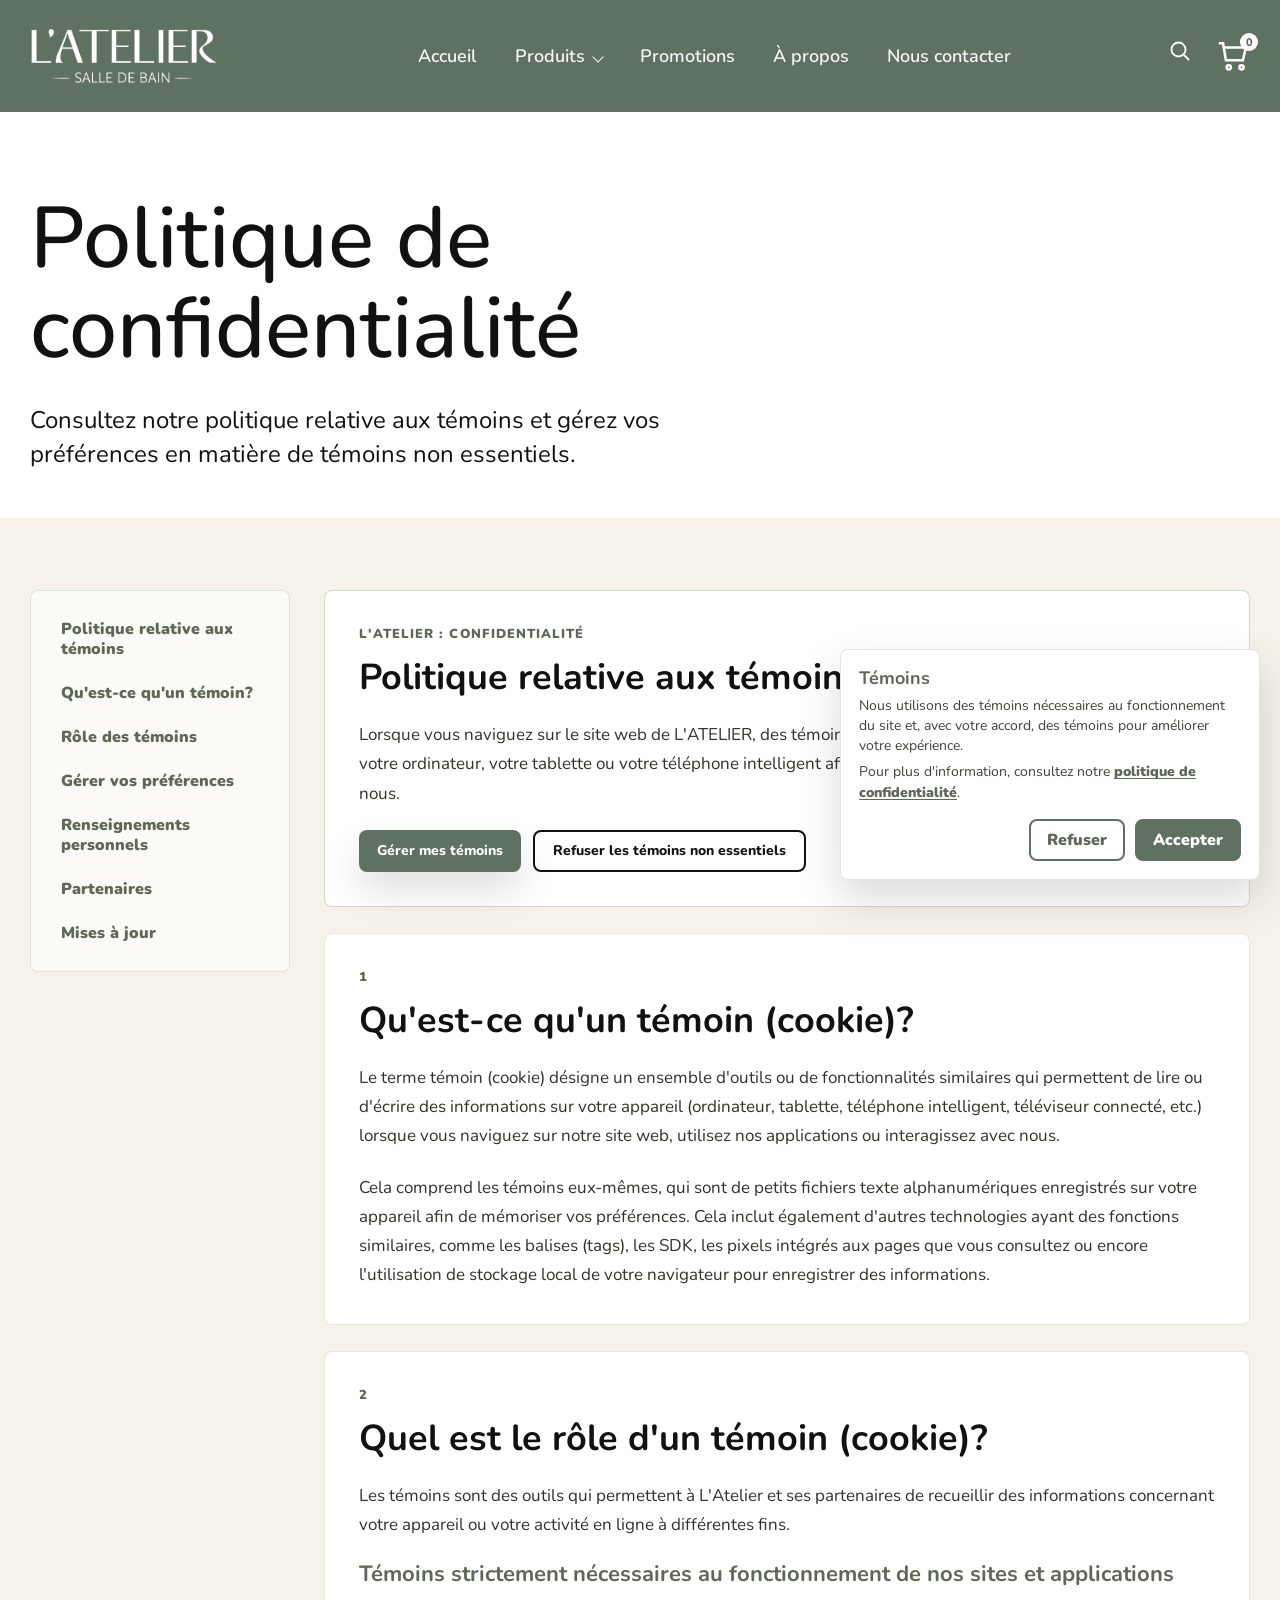
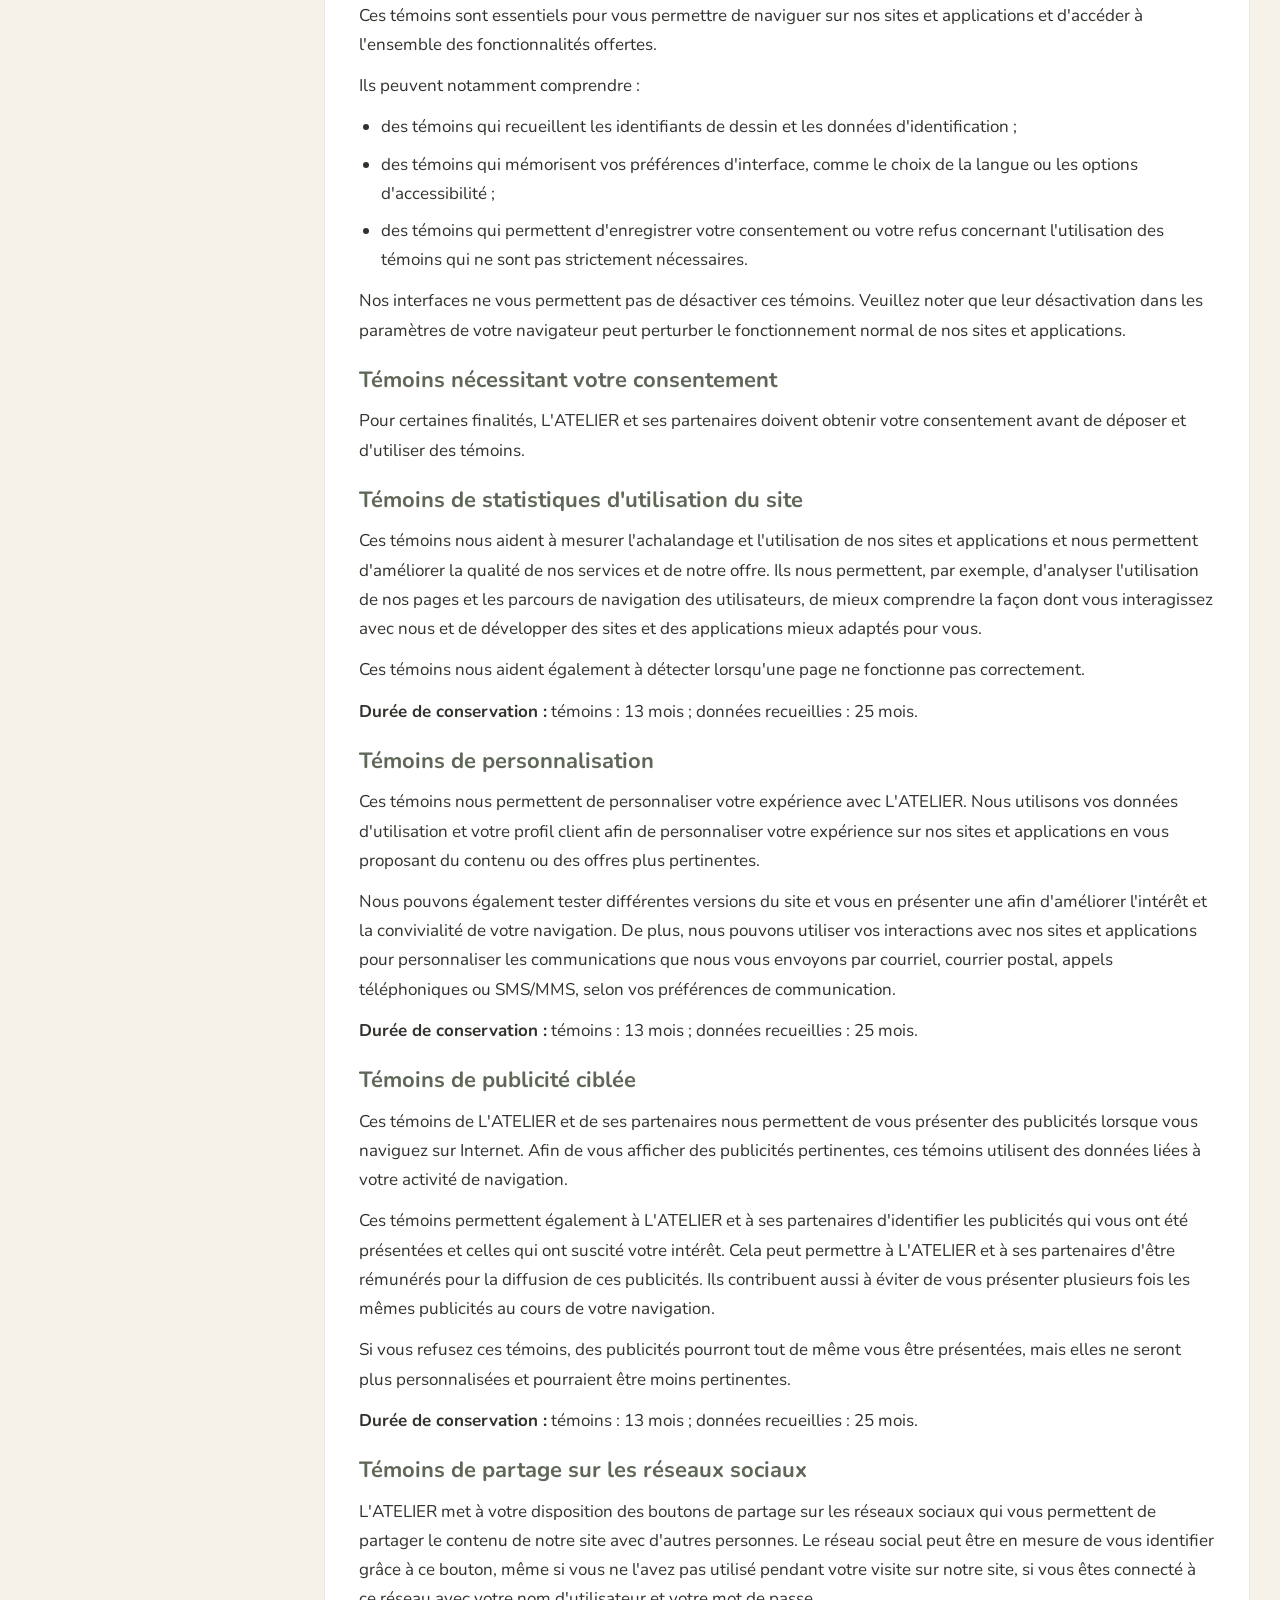
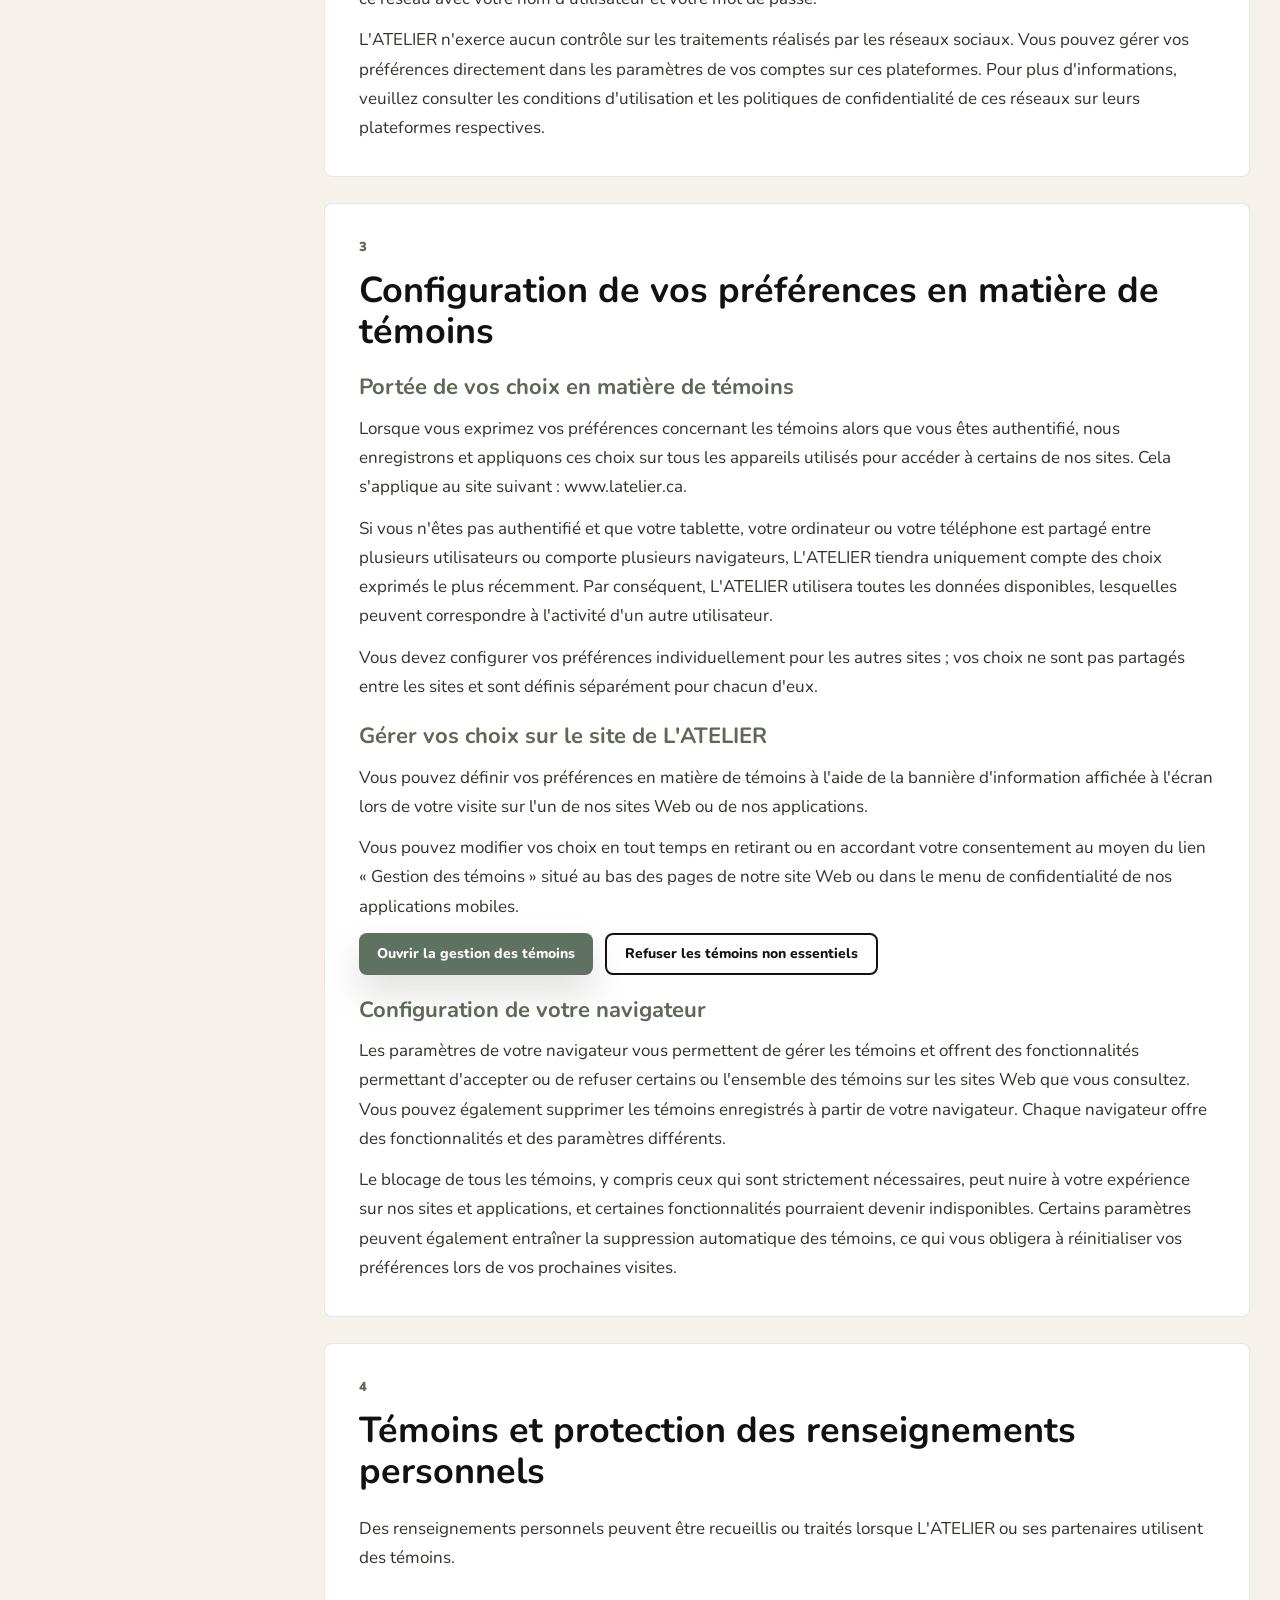
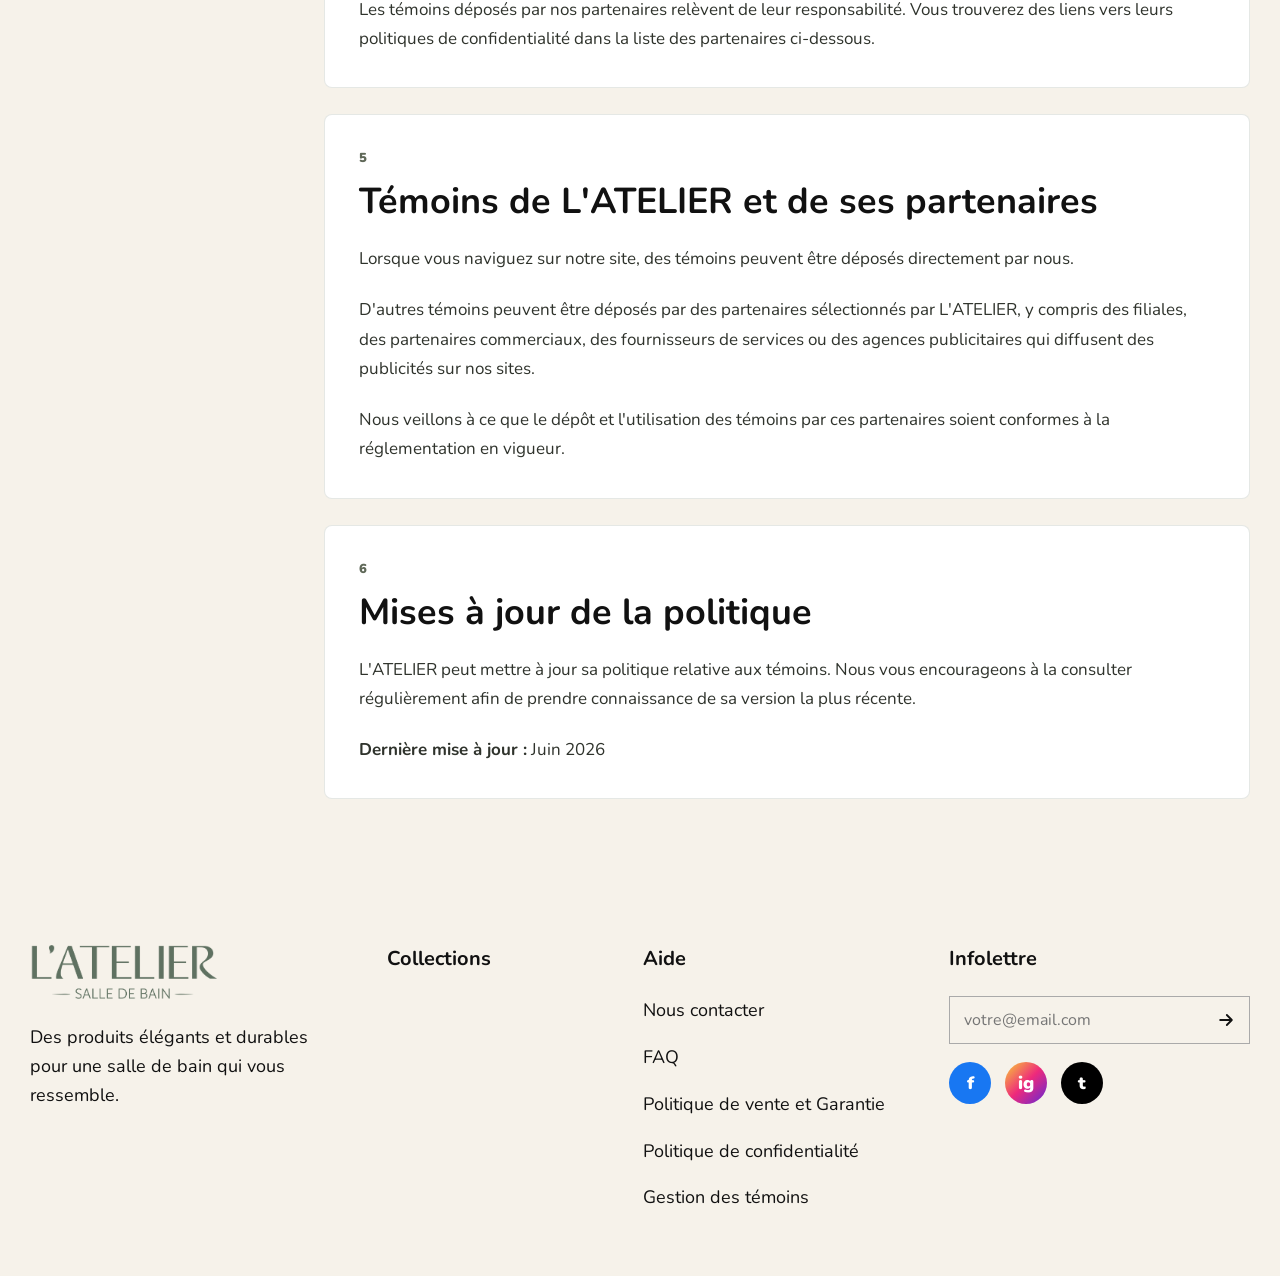
<file: Website/politique-confidentialite.html>
<!DOCTYPE html>
<html lang="fr">
<head>
  <meta charset="UTF-8">
  <meta name="viewport" content="width=device-width, initial-scale=1.0">
  <meta http-equiv="Cache-Control" content="no-store, no-cache, must-revalidate">
  <meta http-equiv="Pragma" content="no-cache">
  <meta http-equiv="Expires" content="0">
  <title>Politique de confidentialité - L'Atelier Salle de Bain</title>
  <link rel="preconnect" href="https://fonts.googleapis.com">
  <link rel="preconnect" href="https://fonts.gstatic.com" crossorigin>
  <link href="https://fonts.googleapis.com/css2?family=Nunito:wght@400;500;600;700;800;900&display=swap" rel="stylesheet">
  <link rel="stylesheet" href="styles.css?v=20260821-01">
</head>
<body class="page-policy">
  <header class="site-header">
    <div class="container header-inner">
      <a class="brand-logo" href="index.html" aria-label="Accueil L'Atelier Salle de Bain">
        <img src="Brand Logo/Latelier_logos_blanc.png" alt="L'Atelier Salle de Bain">
      </a>
      <nav class="main-nav" aria-label="Navigation principale">
        <a class="nav-link" href="index.html">Accueil</a>
        <div class="nav-dropdown">
          <a class="nav-button" href="shop.html?collection=all">Produits</a>
          <div class="products-menu" aria-label="Catégories de produits">
            <div class="products-menu__column">
              <a class="products-menu__title" href="shop.html?collection=vanites&type=meubles-salle-de-bain">Meubles de<br>salle de bain</a>
              <a href="shop.html?collection=vanites&type=meubles-salle-de-bain">Vanité</a>
              <a href="shop.html?collection=vanites&type=meubles-salle-de-bain&category=cabinets">Cabinets</a>
              <a href="shop.html?collection=vanites&type=meubles-salle-de-bain&category=lingeries">Lingeries</a>
              <a href="shop.html?collection=vanites&type=meubles-salle-de-bain&category=miroirs">Miroirs</a>
            </div>
            <div class="products-menu__column">
              <a class="products-menu__title" href="shop.html?collection=vanites&type=lavabos">Lavabos</a>
              <a href="shop.html?collection=vanites&type=lavabos&category=comptoirs">Comptoirs</a>
              <a href="shop.html?collection=vanites&type=lavabos&category=vasques">Vasques</a>
            </div>
            <div class="products-menu__column">
              <a class="products-menu__title" href="shop.html?collection=toilettes&type=toilettes">Toilettes</a>
              <a href="shop.html?collection=toilettes&type=toilettes&category=intelligente">Intelligente</a>
              <a href="shop.html?collection=toilettes&type=toilettes&category=1-piece">1 Pièce</a>
              <a href="shop.html?collection=toilettes&type=toilettes&category=2-pieces">2 Pièces</a>
            </div>
            <div class="products-menu__column">
              <a class="products-menu__title" href="shop.html?collection=baignoires&type=baignoires">Baignoires</a>
              <a href="shop.html?collection=baignoires&type=baignoires&category=autoportante">Autoportante</a>
              <a href="shop.html?collection=baignoires&type=baignoires&category=alcove">Alcove</a>
              <a href="shop.html?collection=baignoires&type=baignoires&category=en-coin">En coin</a>
            </div>
            <div class="products-menu__column">
              <a class="products-menu__title" href="shop.html?collection=douches&type=douches">Douches</a>
              <a href="shop.html?collection=douches&type=douches&category=portes">Portes</a>
              <a href="shop.html?collection=douches&type=douches&category=ensemble-complet">Ensemble complet</a>
            </div>
          </div>
        </div>
        <a class="nav-link" href="shop.html?promotion=sale">Promotions</a>
        <a class="nav-link" href="about.html">À propos</a>
        <a class="nav-link" href="contact.html">Nous contacter</a>
      </nav>
      <div class="header-actions">
        <a class="icon-button" href="#" aria-label="Rechercher" aria-haspopup="true" aria-expanded="false" data-site-search-trigger>
          <svg viewBox="0 0 24 24"><circle cx="10.5" cy="10.5" r="7"></circle><path d="m16 16 5 5"></path></svg>
        </a>
        <a class="icon-button" href="cart.html" aria-label="Panier">
          <svg viewBox="0 0 24 24"><path d="M5 6h16l-2 9H7L5 3H2"></path><circle cx="9" cy="20" r="1.5"></circle><circle cx="18" cy="20" r="1.5"></circle></svg>
          <span class="cart-count" data-cart-count>0</span>
        </a>
      </div>
    </div>
  </header>

  <main>
    <section class="page-hero page-hero--policy">
      <div class="container">
        <h1>Politique de confidentialité</h1>
        <p>Consultez notre politique relative aux témoins et gérez vos préférences en matière de témoins non essentiels.</p>
      </div>
    </section>

    <section class="section section--cream policy-section">
      <div class="container policy-layout">
        <aside class="policy-sidebar" aria-label="Résumé de la politique">
          <a href="#temoins">Politique relative aux témoins</a>
          <a href="#definition">Qu'est-ce qu'un témoin?</a>
          <a href="#role">Rôle des témoins</a>
          <a href="#preferences">Gérer vos préférences</a>
          <a href="#personnels">Renseignements personnels</a>
          <a href="#partenaires">Partenaires</a>
          <a href="#mises-a-jour">Mises à jour</a>
        </aside>

        <div class="policy-content">
          <article class="policy-card policy-action-card" id="temoins">
            <span class="policy-eyebrow">L'Atelier : confidentialité</span>
            <h2>Politique relative aux témoins</h2>
            <p class="policy-lead">Lorsque vous naviguez sur le site web de L'ATELIER, des témoins (cookies) peuvent être déposés sur votre ordinateur, votre tablette ou votre téléphone intelligent afin d'améliorer votre expérience avec nous.</p>
            <div class="policy-actions">
              <button class="btn btn--sage" type="button" data-cookie-open>Gérer mes témoins</button>
              <button class="btn-outline" type="button" data-cookie-opt-out>Refuser les témoins non essentiels</button>
            </div>
            <p class="policy-status" data-cookie-preference-status hidden></p>
          </article>

          <article class="policy-card" id="definition">
            <span class="policy-eyebrow">1</span>
            <h2>Qu'est-ce qu'un témoin (cookie)?</h2>
            <p>Le terme témoin (cookie) désigne un ensemble d'outils ou de fonctionnalités similaires qui permettent de lire ou d'écrire des informations sur votre appareil (ordinateur, tablette, téléphone intelligent, téléviseur connecté, etc.) lorsque vous naviguez sur notre site web, utilisez nos applications ou interagissez avec nous.</p>
            <p>Cela comprend les témoins eux-mêmes, qui sont de petits fichiers texte alphanumériques enregistrés sur votre appareil afin de mémoriser vos préférences. Cela inclut également d'autres technologies ayant des fonctions similaires, comme les balises (tags), les SDK, les pixels intégrés aux pages que vous consultez ou encore l'utilisation de stockage local de votre navigateur pour enregistrer des informations.</p>
          </article>

          <article class="policy-card" id="role">
            <span class="policy-eyebrow">2</span>
            <h2>Quel est le rôle d'un témoin (cookie)?</h2>
            <p>Les témoins sont des outils qui permettent à L'Atelier et ses partenaires de recueillir des informations concernant votre appareil ou votre activité en ligne à différentes fins.</p>

            <section class="policy-subsection">
              <h3>Témoins strictement nécessaires au fonctionnement de nos sites et applications</h3>
              <p>Ces témoins sont essentiels pour vous permettre de naviguer sur nos sites et applications et d'accéder à l'ensemble des fonctionnalités offertes.</p>
              <p>Ils peuvent notamment comprendre :</p>
              <ul class="policy-list">
                <li>des témoins qui recueillent les identifiants de dessin et les données d'identification ;</li>
                <li>des témoins qui mémorisent vos préférences d'interface, comme le choix de la langue ou les options d'accessibilité ;</li>
                <li>des témoins qui permettent d'enregistrer votre consentement ou votre refus concernant l'utilisation des témoins qui ne sont pas strictement nécessaires.</li>
              </ul>
              <p>Nos interfaces ne vous permettent pas de désactiver ces témoins. Veuillez noter que leur désactivation dans les paramètres de votre navigateur peut perturber le fonctionnement normal de nos sites et applications.</p>
            </section>

            <section class="policy-subsection">
              <h3>Témoins nécessitant votre consentement</h3>
              <p>Pour certaines finalités, L'ATELIER et ses partenaires doivent obtenir votre consentement avant de déposer et d'utiliser des témoins.</p>
            </section>

            <section class="policy-subsection">
              <h3>Témoins de statistiques d'utilisation du site</h3>
              <p>Ces témoins nous aident à mesurer l'achalandage et l'utilisation de nos sites et applications et nous permettent d'améliorer la qualité de nos services et de notre offre. Ils nous permettent, par exemple, d'analyser l'utilisation de nos pages et les parcours de navigation des utilisateurs, de mieux comprendre la façon dont vous interagissez avec nous et de développer des sites et des applications mieux adaptés pour vous.</p>
              <p>Ces témoins nous aident également à détecter lorsqu'une page ne fonctionne pas correctement.</p>
              <p><strong>Durée de conservation :</strong> témoins : 13 mois ; données recueillies : 25 mois.</p>
            </section>

            <section class="policy-subsection">
              <h3>Témoins de personnalisation</h3>
              <p>Ces témoins nous permettent de personnaliser votre expérience avec L'ATELIER. Nous utilisons vos données d'utilisation et votre profil client afin de personnaliser votre expérience sur nos sites et applications en vous proposant du contenu ou des offres plus pertinentes.</p>
              <p>Nous pouvons également tester différentes versions du site et vous en présenter une afin d'améliorer l'intérêt et la convivialité de votre navigation. De plus, nous pouvons utiliser vos interactions avec nos sites et applications pour personnaliser les communications que nous vous envoyons par courriel, courrier postal, appels téléphoniques ou SMS/MMS, selon vos préférences de communication.</p>
              <p><strong>Durée de conservation :</strong> témoins : 13 mois ; données recueillies : 25 mois.</p>
            </section>

            <section class="policy-subsection">
              <h3>Témoins de publicité ciblée</h3>
              <p>Ces témoins de L'ATELIER et de ses partenaires nous permettent de vous présenter des publicités lorsque vous naviguez sur Internet. Afin de vous afficher des publicités pertinentes, ces témoins utilisent des données liées à votre activité de navigation.</p>
              <p>Ces témoins permettent également à L'ATELIER et à ses partenaires d'identifier les publicités qui vous ont été présentées et celles qui ont suscité votre intérêt. Cela peut permettre à L'ATELIER et à ses partenaires d'être rémunérés pour la diffusion de ces publicités. Ils contribuent aussi à éviter de vous présenter plusieurs fois les mêmes publicités au cours de votre navigation.</p>
              <p>Si vous refusez ces témoins, des publicités pourront tout de même vous être présentées, mais elles ne seront plus personnalisées et pourraient être moins pertinentes.</p>
              <p><strong>Durée de conservation :</strong> témoins : 13 mois ; données recueillies : 25 mois.</p>
            </section>

            <section class="policy-subsection">
              <h3>Témoins de partage sur les réseaux sociaux</h3>
              <p>L'ATELIER met à votre disposition des boutons de partage sur les réseaux sociaux qui vous permettent de partager le contenu de notre site avec d'autres personnes. Le réseau social peut être en mesure de vous identifier grâce à ce bouton, même si vous ne l'avez pas utilisé pendant votre visite sur notre site, si vous êtes connecté à ce réseau avec votre nom d'utilisateur et votre mot de passe.</p>
              <p>L'ATELIER n'exerce aucun contrôle sur les traitements réalisés par les réseaux sociaux. Vous pouvez gérer vos préférences directement dans les paramètres de vos comptes sur ces plateformes. Pour plus d'informations, veuillez consulter les conditions d'utilisation et les politiques de confidentialité de ces réseaux sur leurs plateformes respectives.</p>
            </section>
          </article>

          <article class="policy-card" id="preferences">
            <span class="policy-eyebrow">3</span>
            <h2>Configuration de vos préférences en matière de témoins</h2>

            <section class="policy-subsection">
              <h3>Portée de vos choix en matière de témoins</h3>
              <p>Lorsque vous exprimez vos préférences concernant les témoins alors que vous êtes authentifié, nous enregistrons et appliquons ces choix sur tous les appareils utilisés pour accéder à certains de nos sites. Cela s'applique au site suivant : www.latelier.ca.</p>
              <p>Si vous n'êtes pas authentifié et que votre tablette, votre ordinateur ou votre téléphone est partagé entre plusieurs utilisateurs ou comporte plusieurs navigateurs, L'ATELIER tiendra uniquement compte des choix exprimés le plus récemment. Par conséquent, L'ATELIER utilisera toutes les données disponibles, lesquelles peuvent correspondre à l'activité d'un autre utilisateur.</p>
              <p>Vous devez configurer vos préférences individuellement pour les autres sites ; vos choix ne sont pas partagés entre les sites et sont définis séparément pour chacun d'eux.</p>
            </section>

            <section class="policy-subsection">
              <h3>Gérer vos choix sur le site de L'ATELIER</h3>
              <p>Vous pouvez définir vos préférences en matière de témoins à l'aide de la bannière d'information affichée à l'écran lors de votre visite sur l'un de nos sites Web ou de nos applications.</p>
              <p>Vous pouvez modifier vos choix en tout temps en retirant ou en accordant votre consentement au moyen du lien « Gestion des témoins » situé au bas des pages de notre site Web ou dans le menu de confidentialité de nos applications mobiles.</p>
              <div class="policy-actions">
                <button class="btn btn--sage" type="button" data-cookie-open>Ouvrir la gestion des témoins</button>
                <button class="btn-outline" type="button" data-cookie-opt-out>Refuser les témoins non essentiels</button>
              </div>
            </section>

            <section class="policy-subsection">
              <h3>Configuration de votre navigateur</h3>
              <p>Les paramètres de votre navigateur vous permettent de gérer les témoins et offrent des fonctionnalités permettant d'accepter ou de refuser certains ou l'ensemble des témoins sur les sites Web que vous consultez. Vous pouvez également supprimer les témoins enregistrés à partir de votre navigateur. Chaque navigateur offre des fonctionnalités et des paramètres différents.</p>
              <p>Le blocage de tous les témoins, y compris ceux qui sont strictement nécessaires, peut nuire à votre expérience sur nos sites et applications, et certaines fonctionnalités pourraient devenir indisponibles. Certains paramètres peuvent également entraîner la suppression automatique des témoins, ce qui vous obligera à réinitialiser vos préférences lors de vos prochaines visites.</p>
            </section>
          </article>

          <article class="policy-card" id="personnels">
            <span class="policy-eyebrow">4</span>
            <h2>Témoins et protection des renseignements personnels</h2>
            <p>Des renseignements personnels peuvent être recueillis ou traités lorsque L'ATELIER ou ses partenaires utilisent des témoins.</p>
            <p>Les témoins déposés par nos partenaires relèvent de leur responsabilité. Vous trouverez des liens vers leurs politiques de confidentialité dans la liste des partenaires ci-dessous.</p>
          </article>

          <article class="policy-card" id="partenaires">
            <span class="policy-eyebrow">5</span>
            <h2>Témoins de L'ATELIER et de ses partenaires</h2>
            <p>Lorsque vous naviguez sur notre site, des témoins peuvent être déposés directement par nous.</p>
            <p>D'autres témoins peuvent être déposés par des partenaires sélectionnés par L'ATELIER, y compris des filiales, des partenaires commerciaux, des fournisseurs de services ou des agences publicitaires qui diffusent des publicités sur nos sites.</p>
            <p>Nous veillons à ce que le dépôt et l'utilisation des témoins par ces partenaires soient conformes à la réglementation en vigueur.</p>
          </article>

          <article class="policy-card" id="mises-a-jour">
            <span class="policy-eyebrow">6</span>
            <h2>Mises à jour de la politique</h2>
            <p>L'ATELIER peut mettre à jour sa politique relative aux témoins. Nous vous encourageons à la consulter régulièrement afin de prendre connaissance de sa version la plus récente.</p>
            <p><strong>Dernière mise à jour :</strong> Juin 2026</p>
          </article>
        </div>
      </div>
    </section>
  </main>

  <footer class="site-footer">
    <div class="container footer-grid">
      <div>
        <img class="footer-logo" src="Brand Logo/Latelier_logos_vert.png" alt="L'Atelier Salle de Bain">
        <p>Des produits élégants et durables pour une salle de bain qui vous ressemble.</p>
      </div>
      <div>
        <h2>Collections</h2>
        <nav class="footer-links" data-footer-collections aria-label="Collections"></nav>
      </div>
      <div>
        <h2>Aide</h2>
        <nav class="footer-links">
          <a href="contact.html">Nous contacter</a>
          <a href="faq.html">FAQ</a>
          <a href="politique-vente-garantie.html">Politique de vente et Garantie</a>
          <a href="politique-confidentialite.html">Politique de confidentialité</a>
        </nav>
      </div>
      <div>
        <h2>Infolettre</h2>
        <form class="newsletter-form">
          <input class="newsletter-input" type="email" placeholder="votre@email.com" aria-label="Adresse courriel">
          <button class="newsletter-button" type="button" aria-label="S'inscrire">
            <svg viewBox="0 0 24 24" focusable="false" aria-hidden="true">
              <path d="M5 12h12"></path>
              <path d="m13 6 6 6-6 6"></path>
            </svg>
          </button>
        </form>
        <div class="social-row">
          <a class="social-dot social-dot--facebook" href="https://www.facebook.com/people/Latelier-Solutions-de-salle-de-bain/61591446723294/" target="_blank" rel="noopener" aria-label="Facebook L'Atelier Salle de Bain">f</a>
          <a class="social-dot social-dot--instagram" href="https://www.instagram.com/lateliersalledebain/" target="_blank" rel="noopener" aria-label="Instagram L'Atelier Salle de Bain">ig</a>
          <a class="social-dot social-dot--tiktok" href="https://www.tiktok.com/@lateliersollution" target="_blank" rel="noopener" aria-label="TikTok L'Atelier Salle de Bain">t</a>
        </div>
      </div>
    </div>
  </footer>

  <script src="js/shopify-config.js?v=20260605-15"></script>
  <script src="js/commerce.js?v=20260608-01"></script>
  <script src="js/ui.js?v=20260821-01"></script>
</body>
</html>
</file>
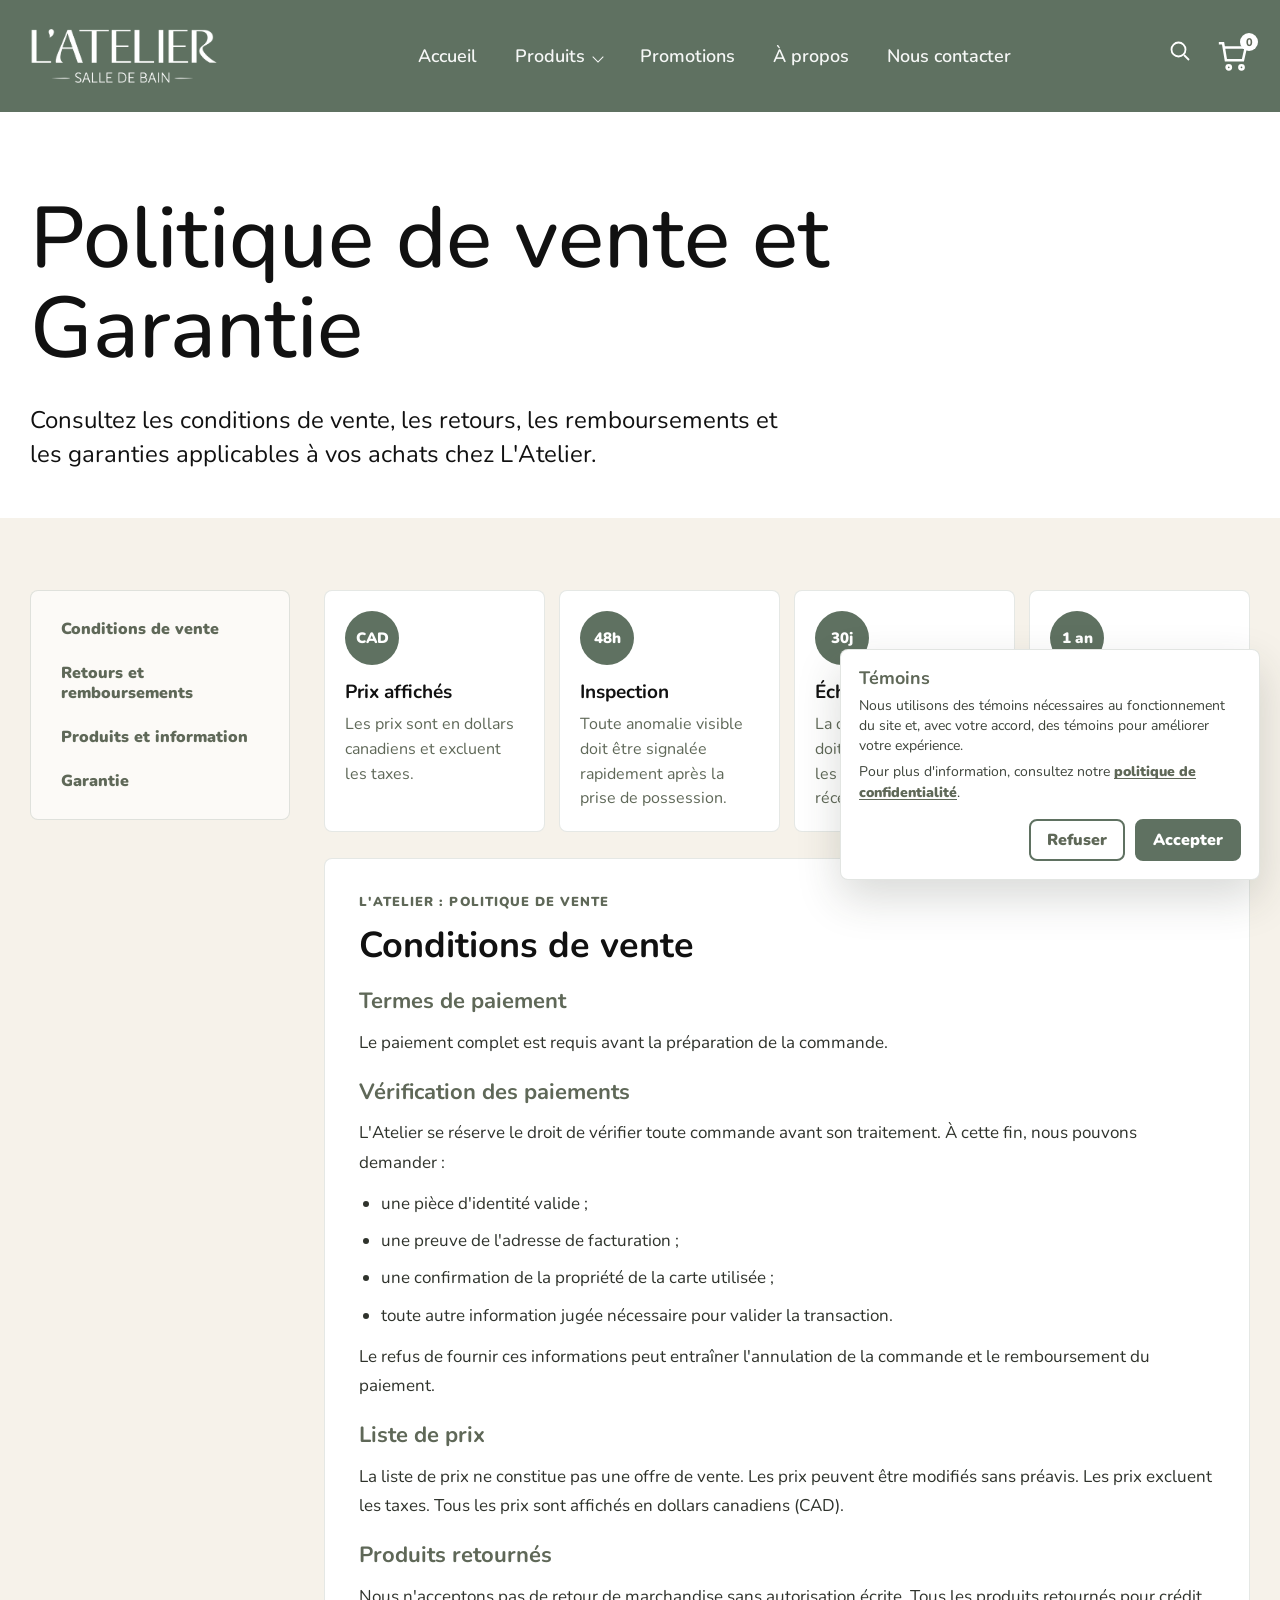
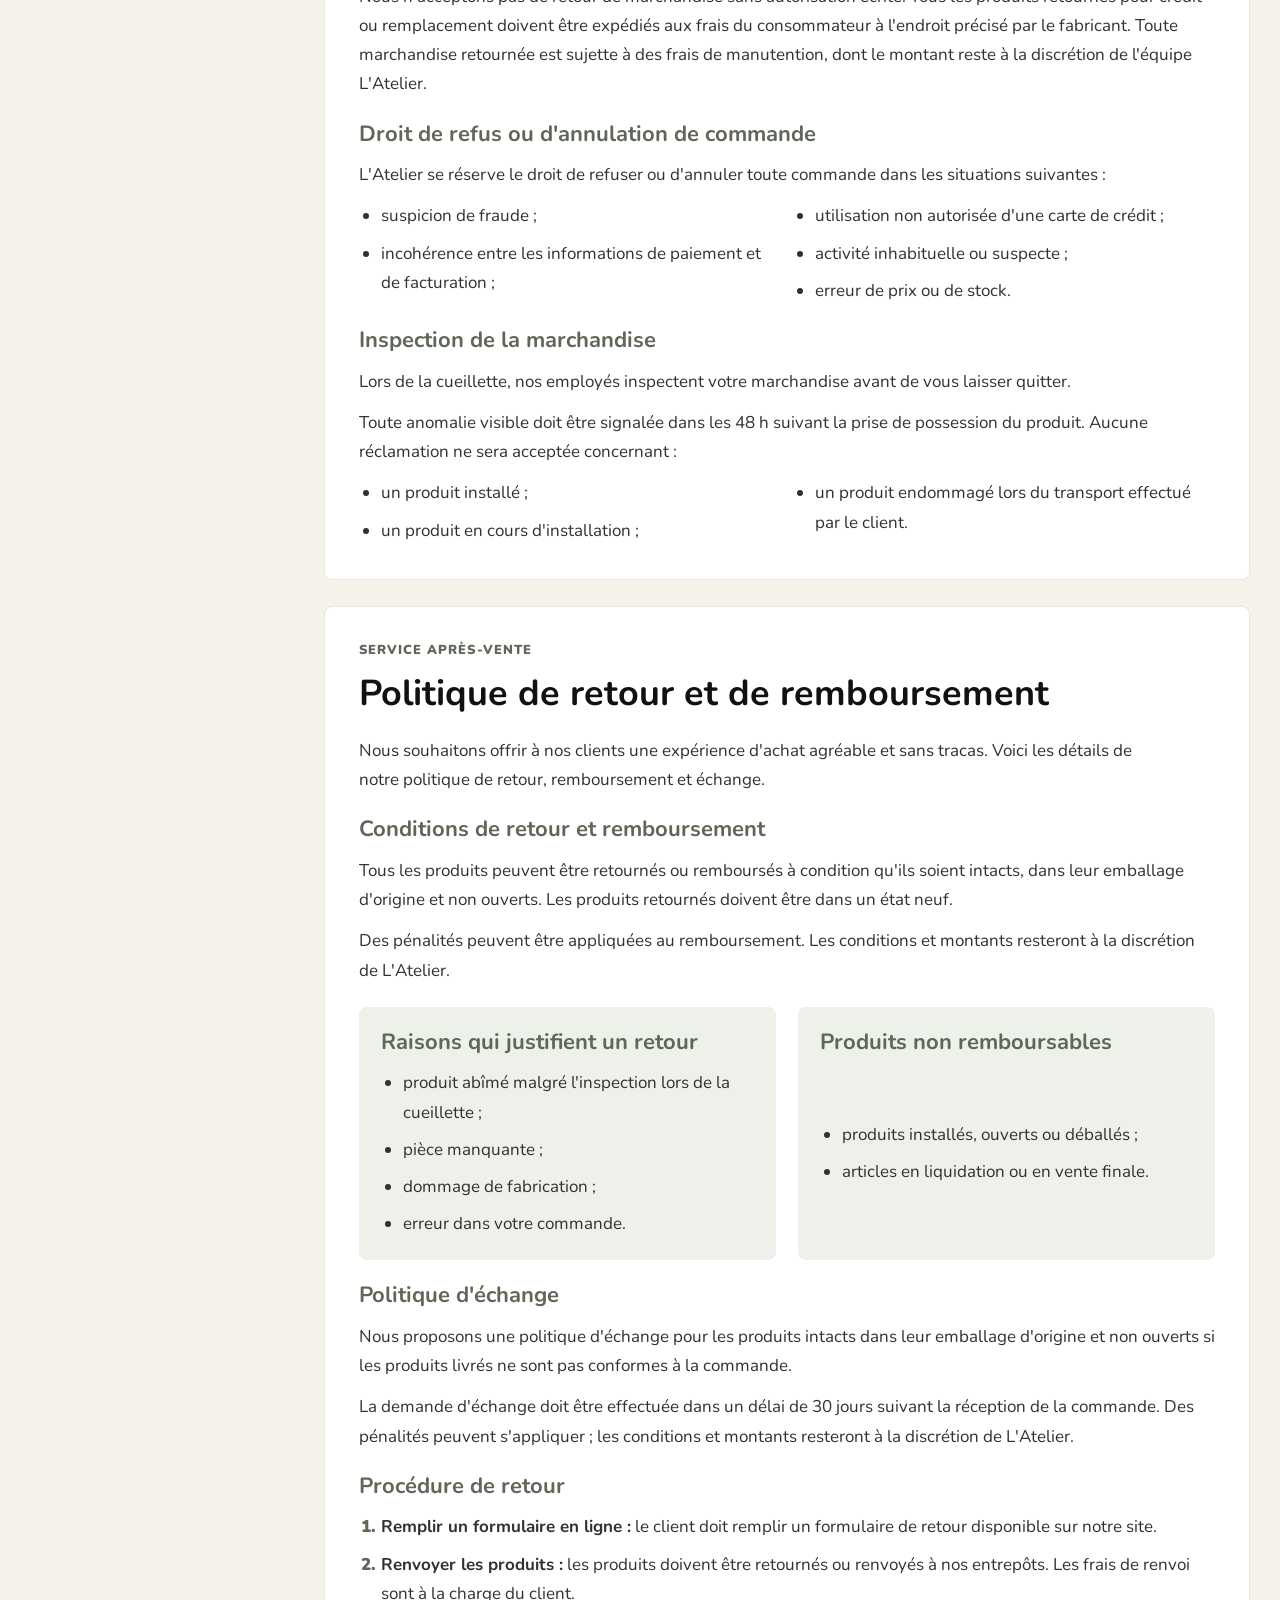
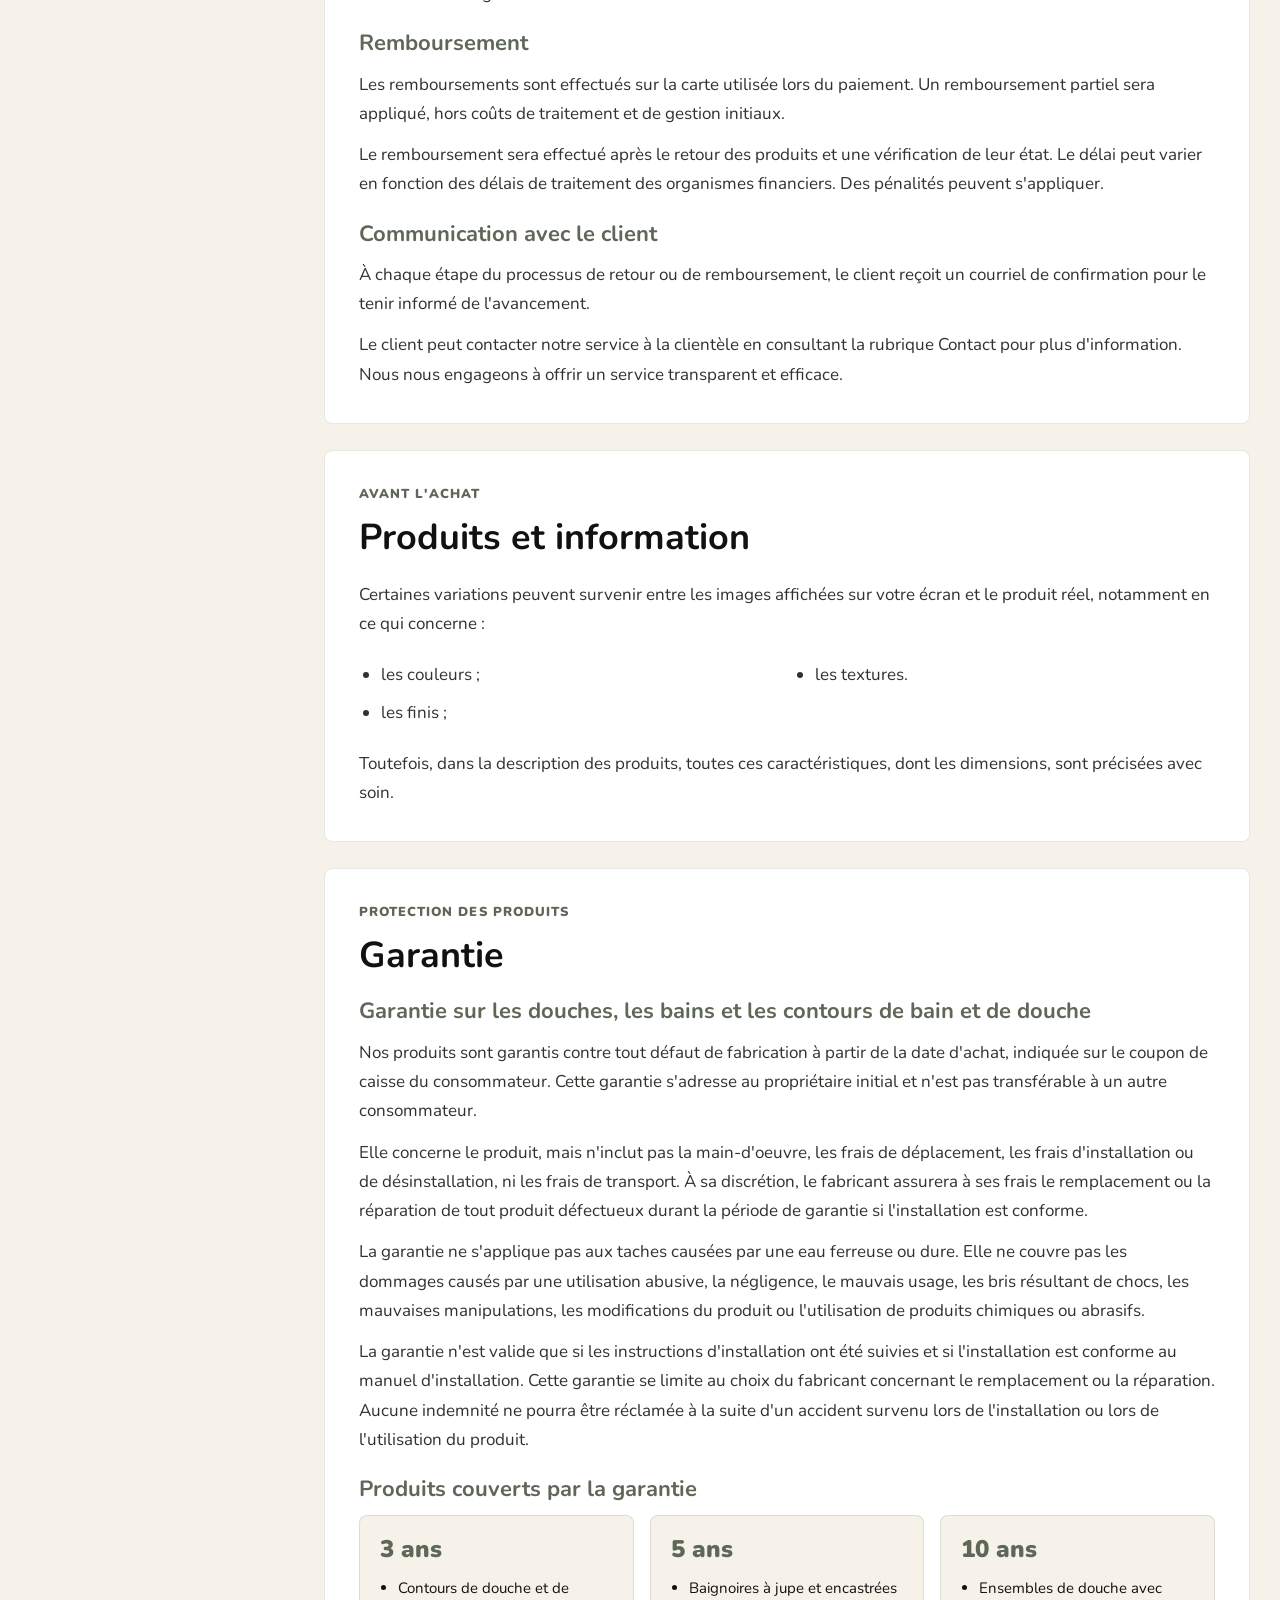
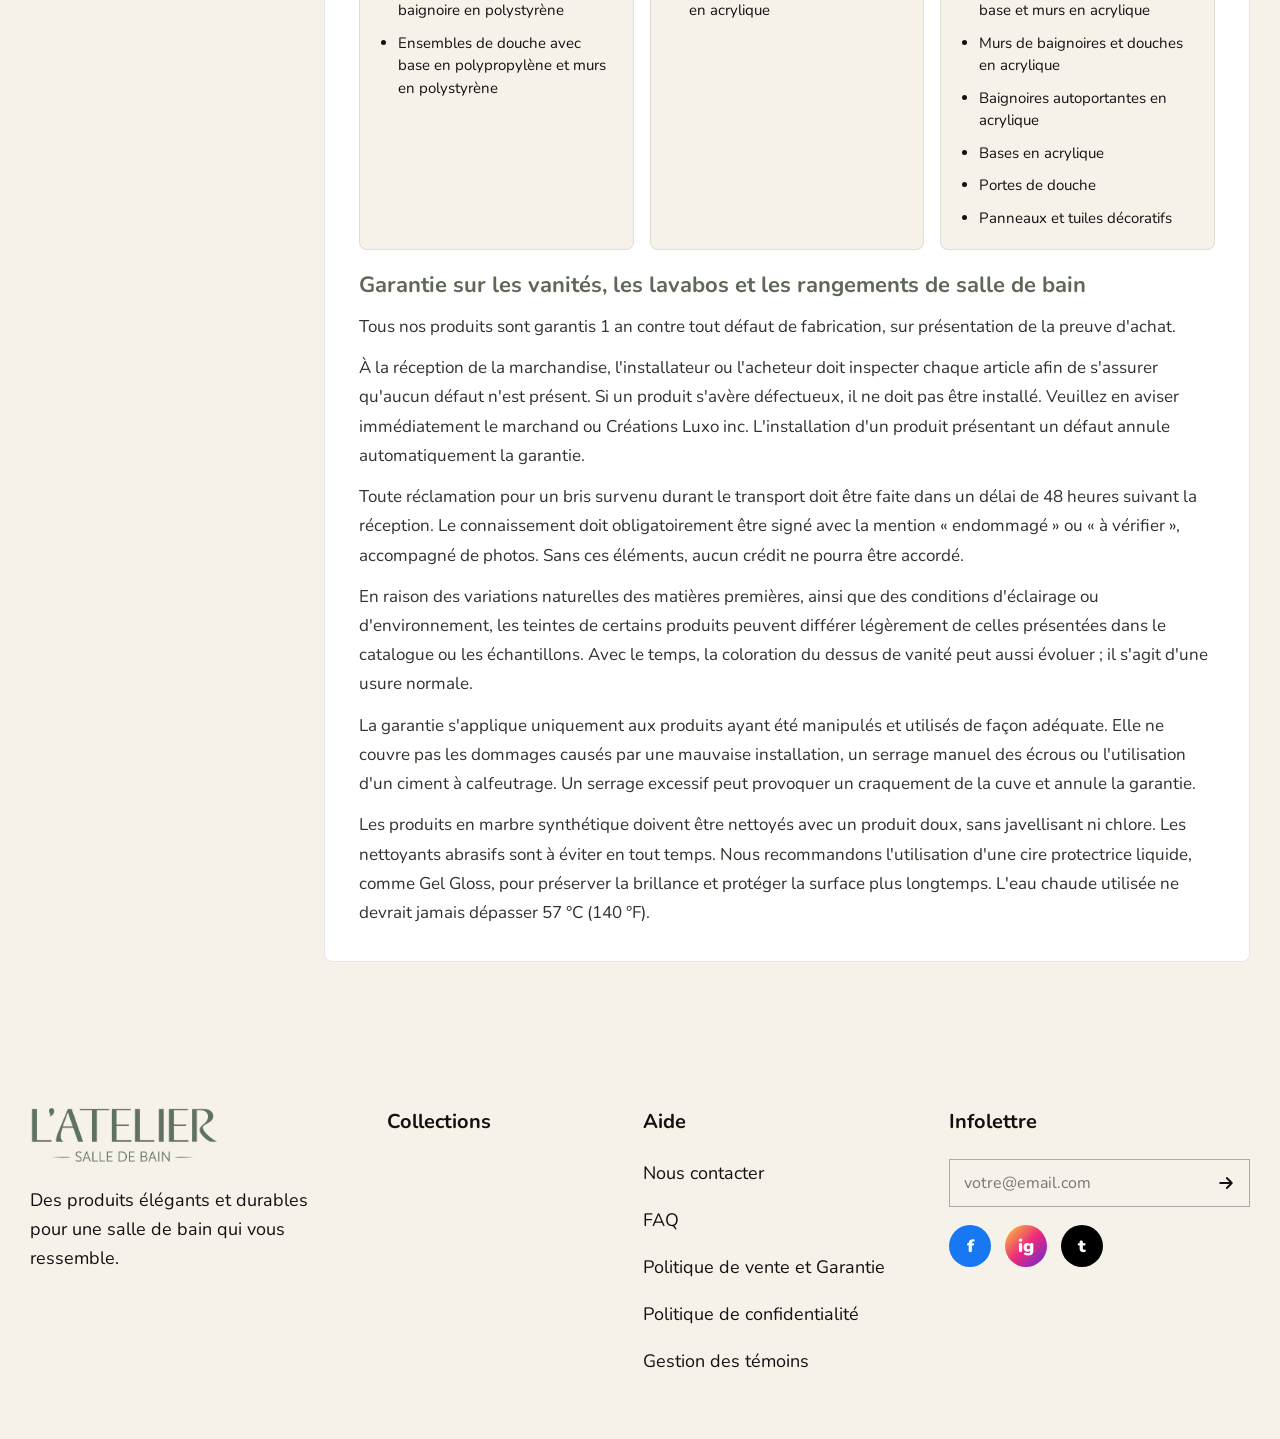
<file: Website/politique-vente-garantie.html>
<!DOCTYPE html>
<html lang="fr">
<head>
  <meta charset="UTF-8">
  <meta name="viewport" content="width=device-width, initial-scale=1.0">
  <meta http-equiv="Cache-Control" content="no-store, no-cache, must-revalidate">
  <meta http-equiv="Pragma" content="no-cache">
  <meta http-equiv="Expires" content="0">
  <title>Politique de vente et Garantie - L'Atelier Salle de Bain</title>
  <link rel="preconnect" href="https://fonts.googleapis.com">
  <link rel="preconnect" href="https://fonts.gstatic.com" crossorigin>
  <link href="https://fonts.googleapis.com/css2?family=Nunito:wght@400;500;600;700;800;900&display=swap" rel="stylesheet">
  <link rel="stylesheet" href="styles.css?v=20260821-01">
</head>
<body class="page-policy">
  <header class="site-header">
    <div class="container header-inner">
      <a class="brand-logo" href="index.html" aria-label="Accueil L'Atelier Salle de Bain">
        <img src="Brand Logo/Latelier_logos_blanc.png" alt="L'Atelier Salle de Bain">
      </a>
      <nav class="main-nav" aria-label="Navigation principale">
        <a class="nav-link" href="index.html">Accueil</a>
        <div class="nav-dropdown">
          <a class="nav-button" href="shop.html?collection=all">Produits</a>
          <div class="products-menu" aria-label="Catégories de produits">
            <div class="products-menu__column">
              <a class="products-menu__title" href="shop.html?collection=vanites&type=meubles-salle-de-bain">Meubles de<br>salle de bain</a>
              <a href="shop.html?collection=vanites&type=meubles-salle-de-bain">Vanité</a>
              <a href="shop.html?collection=vanites&type=meubles-salle-de-bain&category=cabinets">Cabinets</a>
              <a href="shop.html?collection=vanites&type=meubles-salle-de-bain&category=lingeries">Lingeries</a>
              <a href="shop.html?collection=vanites&type=meubles-salle-de-bain&category=miroirs">Miroirs</a>
            </div>
            <div class="products-menu__column">
              <a class="products-menu__title" href="shop.html?collection=vanites&type=lavabos">Lavabos</a>
              <a href="shop.html?collection=vanites&type=lavabos&category=comptoirs">Comptoirs</a>
              <a href="shop.html?collection=vanites&type=lavabos&category=vasques">Vasques</a>
            </div>
            <div class="products-menu__column">
              <a class="products-menu__title" href="shop.html?collection=toilettes&type=toilettes">Toilettes</a>
              <a href="shop.html?collection=toilettes&type=toilettes&category=intelligente">Intelligente</a>
              <a href="shop.html?collection=toilettes&type=toilettes&category=1-piece">1 Pièce</a>
              <a href="shop.html?collection=toilettes&type=toilettes&category=2-pieces">2 Pièces</a>
            </div>
            <div class="products-menu__column">
              <a class="products-menu__title" href="shop.html?collection=baignoires&type=baignoires">Baignoires</a>
              <a href="shop.html?collection=baignoires&type=baignoires&category=autoportante">Autoportante</a>
              <a href="shop.html?collection=baignoires&type=baignoires&category=alcove">Alcove</a>
              <a href="shop.html?collection=baignoires&type=baignoires&category=en-coin">En coin</a>
            </div>
            <div class="products-menu__column">
              <a class="products-menu__title" href="shop.html?collection=douches&type=douches">Douches</a>
              <a href="shop.html?collection=douches&type=douches&category=portes">Portes</a>
              <a href="shop.html?collection=douches&type=douches&category=ensemble-complet">Ensemble complet</a>
            </div>
          </div>
        </div>
        <a class="nav-link" href="shop.html?promotion=sale">Promotions</a>
        <a class="nav-link" href="about.html">À propos</a>
        <a class="nav-link" href="contact.html">Nous contacter</a>
      </nav>
      <div class="header-actions">
        <a class="icon-button" href="#" aria-label="Rechercher" aria-haspopup="true" aria-expanded="false" data-site-search-trigger>
          <svg viewBox="0 0 24 24"><circle cx="10.5" cy="10.5" r="7"></circle><path d="m16 16 5 5"></path></svg>
        </a>
        <a class="icon-button" href="cart.html" aria-label="Panier">
          <svg viewBox="0 0 24 24"><path d="M5 6h16l-2 9H7L5 3H2"></path><circle cx="9" cy="20" r="1.5"></circle><circle cx="18" cy="20" r="1.5"></circle></svg>
          <span class="cart-count" data-cart-count>0</span>
        </a>
      </div>
    </div>
  </header>

  <main>
    <section class="page-hero page-hero--policy">
      <div class="container">
        <h1>Politique de vente et Garantie</h1>
        <p>Consultez les conditions de vente, les retours, les remboursements et les garanties applicables à vos achats chez L'Atelier.</p>
      </div>
    </section>

    <section class="section section--cream policy-section">
      <div class="container policy-layout">
        <aside class="policy-sidebar" aria-label="Résumé des politiques">
          <a href="#conditions">Conditions de vente</a>
          <a href="#retours">Retours et remboursements</a>
          <a href="#produits">Produits et information</a>
          <a href="#garantie">Garantie</a>
        </aside>

        <div class="policy-content">
          <div class="policy-highlights" aria-label="Points importants">
            <article class="policy-highlight">
              <span>CAD</span>
              <h2>Prix affichés</h2>
              <p>Les prix sont en dollars canadiens et excluent les taxes.</p>
            </article>
            <article class="policy-highlight">
              <span>48h</span>
              <h2>Inspection</h2>
              <p>Toute anomalie visible doit être signalée rapidement après la prise de possession.</p>
            </article>
            <article class="policy-highlight">
              <span>30j</span>
              <h2>Échange</h2>
              <p>La demande d'échange doit être effectuée dans les 30 jours suivant la réception.</p>
            </article>
            <article class="policy-highlight">
              <span>1 an</span>
              <h2>Vanités</h2>
              <p>Les vanités, lavabos et rangements sont garantis contre les défauts de fabrication.</p>
            </article>
          </div>

          <article class="policy-card" id="conditions">
            <span class="policy-eyebrow">L'Atelier : politique de vente</span>
            <h2>Conditions de vente</h2>

            <section class="policy-subsection">
              <h3>Termes de paiement</h3>
              <p>Le paiement complet est requis avant la préparation de la commande.</p>
            </section>

            <section class="policy-subsection">
              <h3>Vérification des paiements</h3>
              <p>L'Atelier se réserve le droit de vérifier toute commande avant son traitement. À cette fin, nous pouvons demander :</p>
              <ul class="policy-list">
                <li>une pièce d'identité valide ;</li>
                <li>une preuve de l'adresse de facturation ;</li>
                <li>une confirmation de la propriété de la carte utilisée ;</li>
                <li>toute autre information jugée nécessaire pour valider la transaction.</li>
              </ul>
              <p>Le refus de fournir ces informations peut entraîner l'annulation de la commande et le remboursement du paiement.</p>
            </section>

            <section class="policy-subsection">
              <h3>Liste de prix</h3>
              <p>La liste de prix ne constitue pas une offre de vente. Les prix peuvent être modifiés sans préavis. Les prix excluent les taxes. Tous les prix sont affichés en dollars canadiens (CAD).</p>
            </section>

            <section class="policy-subsection">
              <h3>Produits retournés</h3>
              <p>Nous n'acceptons pas de retour de marchandise sans autorisation écrite. Tous les produits retournés pour crédit ou remplacement doivent être expédiés aux frais du consommateur à l'endroit précisé par le fabricant. Toute marchandise retournée est sujette à des frais de manutention, dont le montant reste à la discrétion de l'équipe L'Atelier.</p>
            </section>

            <section class="policy-subsection">
              <h3>Droit de refus ou d'annulation de commande</h3>
              <p>L'Atelier se réserve le droit de refuser ou d'annuler toute commande dans les situations suivantes :</p>
              <ul class="policy-list policy-list--compact">
                <li>suspicion de fraude ;</li>
                <li>incohérence entre les informations de paiement et de facturation ;</li>
                <li>utilisation non autorisée d'une carte de crédit ;</li>
                <li>activité inhabituelle ou suspecte ;</li>
                <li>erreur de prix ou de stock.</li>
              </ul>
            </section>

            <section class="policy-subsection">
              <h3>Inspection de la marchandise</h3>
              <p>Lors de la cueillette, nos employés inspectent votre marchandise avant de vous laisser quitter.</p>
              <p>Toute anomalie visible doit être signalée dans les 48 h suivant la prise de possession du produit. Aucune réclamation ne sera acceptée concernant :</p>
              <ul class="policy-list policy-list--compact">
                <li>un produit installé ;</li>
                <li>un produit en cours d'installation ;</li>
                <li>un produit endommagé lors du transport effectué par le client.</li>
              </ul>
            </section>
          </article>

          <article class="policy-card" id="retours">
            <span class="policy-eyebrow">Service après-vente</span>
            <h2>Politique de retour et de remboursement</h2>
            <p class="policy-lead">Nous souhaitons offrir à nos clients une expérience d'achat agréable et sans tracas. Voici les détails de notre politique de retour, remboursement et échange.</p>

            <section class="policy-subsection">
              <h3>Conditions de retour et remboursement</h3>
              <p>Tous les produits peuvent être retournés ou remboursés à condition qu'ils soient intacts, dans leur emballage d'origine et non ouverts. Les produits retournés doivent être dans un état neuf.</p>
              <p>Des pénalités peuvent être appliquées au remboursement. Les conditions et montants resteront à la discrétion de L'Atelier.</p>
            </section>

            <div class="policy-columns">
              <section class="policy-subsection">
                <h3>Raisons qui justifient un retour</h3>
                <ul class="policy-list">
                  <li>produit abîmé malgré l'inspection lors de la cueillette ;</li>
                  <li>pièce manquante ;</li>
                  <li>dommage de fabrication ;</li>
                  <li>erreur dans votre commande.</li>
                </ul>
              </section>

              <section class="policy-subsection">
                <h3>Produits non remboursables</h3>
                <ul class="policy-list">
                  <li>produits installés, ouverts ou déballés ;</li>
                  <li>articles en liquidation ou en vente finale.</li>
                </ul>
              </section>
            </div>

            <section class="policy-subsection">
              <h3>Politique d'échange</h3>
              <p>Nous proposons une politique d'échange pour les produits intacts dans leur emballage d'origine et non ouverts si les produits livrés ne sont pas conformes à la commande.</p>
              <p>La demande d'échange doit être effectuée dans un délai de 30 jours suivant la réception de la commande. Des pénalités peuvent s'appliquer ; les conditions et montants resteront à la discrétion de L'Atelier.</p>
            </section>

            <section class="policy-subsection">
              <h3>Procédure de retour</h3>
              <ol class="policy-steps">
                <li><strong>Remplir un formulaire en ligne :</strong> le client doit remplir un formulaire de retour disponible sur notre site.</li>
                <li><strong>Renvoyer les produits :</strong> les produits doivent être retournés ou renvoyés à nos entrepôts. Les frais de renvoi sont à la charge du client.</li>
              </ol>
            </section>

            <section class="policy-subsection">
              <h3>Remboursement</h3>
              <p>Les remboursements sont effectués sur la carte utilisée lors du paiement. Un remboursement partiel sera appliqué, hors coûts de traitement et de gestion initiaux.</p>
              <p>Le remboursement sera effectué après le retour des produits et une vérification de leur état. Le délai peut varier en fonction des délais de traitement des organismes financiers. Des pénalités peuvent s'appliquer.</p>
            </section>

            <section class="policy-subsection">
              <h3>Communication avec le client</h3>
              <p>À chaque étape du processus de retour ou de remboursement, le client reçoit un courriel de confirmation pour le tenir informé de l'avancement.</p>
              <p>Le client peut contacter notre service à la clientèle en consultant la rubrique Contact pour plus d'information. Nous nous engageons à offrir un service transparent et efficace.</p>
            </section>
          </article>

          <article class="policy-card" id="produits">
            <span class="policy-eyebrow">Avant l'achat</span>
            <h2>Produits et information</h2>
            <p>Certaines variations peuvent survenir entre les images affichées sur votre écran et le produit réel, notamment en ce qui concerne :</p>
            <ul class="policy-list policy-list--compact">
              <li>les couleurs ;</li>
              <li>les finis ;</li>
              <li>les textures.</li>
            </ul>
            <p>Toutefois, dans la description des produits, toutes ces caractéristiques, dont les dimensions, sont précisées avec soin.</p>
          </article>

          <article class="policy-card" id="garantie">
            <span class="policy-eyebrow">Protection des produits</span>
            <h2>Garantie</h2>

            <section class="policy-subsection">
              <h3>Garantie sur les douches, les bains et les contours de bain et de douche</h3>
              <p>Nos produits sont garantis contre tout défaut de fabrication à partir de la date d'achat, indiquée sur le coupon de caisse du consommateur. Cette garantie s'adresse au propriétaire initial et n'est pas transférable à un autre consommateur.</p>
              <p>Elle concerne le produit, mais n'inclut pas la main-d'oeuvre, les frais de déplacement, les frais d'installation ou de désinstallation, ni les frais de transport. À sa discrétion, le fabricant assurera à ses frais le remplacement ou la réparation de tout produit défectueux durant la période de garantie si l'installation est conforme.</p>
              <p>La garantie ne s'applique pas aux taches causées par une eau ferreuse ou dure. Elle ne couvre pas les dommages causés par une utilisation abusive, la négligence, le mauvais usage, les bris résultant de chocs, les mauvaises manipulations, les modifications du produit ou l'utilisation de produits chimiques ou abrasifs.</p>
              <p>La garantie n'est valide que si les instructions d'installation ont été suivies et si l'installation est conforme au manuel d'installation. Cette garantie se limite au choix du fabricant concernant le remplacement ou la réparation. Aucune indemnité ne pourra être réclamée à la suite d'un accident survenu lors de l'installation ou lors de l'utilisation du produit.</p>
            </section>

            <section class="policy-subsection">
              <h3>Produits couverts par la garantie</h3>
              <div class="warranty-grid">
                <div class="warranty-group">
                  <span>3 ans</span>
                  <ul>
                    <li>Contours de douche et de baignoire en polystyrène</li>
                    <li>Ensembles de douche avec base en polypropylène et murs en polystyrène</li>
                  </ul>
                </div>
                <div class="warranty-group">
                  <span>5 ans</span>
                  <ul>
                    <li>Baignoires à jupe et encastrées en acrylique</li>
                  </ul>
                </div>
                <div class="warranty-group">
                  <span>10 ans</span>
                  <ul>
                    <li>Ensembles de douche avec base et murs en acrylique</li>
                    <li>Murs de baignoires et douches en acrylique</li>
                    <li>Baignoires autoportantes en acrylique</li>
                    <li>Bases en acrylique</li>
                    <li>Portes de douche</li>
                    <li>Panneaux et tuiles décoratifs</li>
                  </ul>
                </div>
              </div>
            </section>

            <section class="policy-subsection">
              <h3>Garantie sur les vanités, les lavabos et les rangements de salle de bain</h3>
              <p>Tous nos produits sont garantis 1 an contre tout défaut de fabrication, sur présentation de la preuve d'achat.</p>
              <p>À la réception de la marchandise, l'installateur ou l'acheteur doit inspecter chaque article afin de s'assurer qu'aucun défaut n'est présent. Si un produit s'avère défectueux, il ne doit pas être installé. Veuillez en aviser immédiatement le marchand ou Créations Luxo inc. L'installation d'un produit présentant un défaut annule automatiquement la garantie.</p>
              <p>Toute réclamation pour un bris survenu durant le transport doit être faite dans un délai de 48 heures suivant la réception. Le connaissement doit obligatoirement être signé avec la mention « endommagé » ou « à vérifier », accompagné de photos. Sans ces éléments, aucun crédit ne pourra être accordé.</p>
              <p>En raison des variations naturelles des matières premières, ainsi que des conditions d'éclairage ou d'environnement, les teintes de certains produits peuvent différer légèrement de celles présentées dans le catalogue ou les échantillons. Avec le temps, la coloration du dessus de vanité peut aussi évoluer ; il s'agit d'une usure normale.</p>
              <p>La garantie s'applique uniquement aux produits ayant été manipulés et utilisés de façon adéquate. Elle ne couvre pas les dommages causés par une mauvaise installation, un serrage manuel des écrous ou l'utilisation d'un ciment à calfeutrage. Un serrage excessif peut provoquer un craquement de la cuve et annule la garantie.</p>
              <p>Les produits en marbre synthétique doivent être nettoyés avec un produit doux, sans javellisant ni chlore. Les nettoyants abrasifs sont à éviter en tout temps. Nous recommandons l'utilisation d'une cire protectrice liquide, comme Gel Gloss, pour préserver la brillance et protéger la surface plus longtemps. L'eau chaude utilisée ne devrait jamais dépasser 57 °C (140 °F).</p>
            </section>
          </article>
        </div>
      </div>
    </section>
  </main>

  <footer class="site-footer">
    <div class="container footer-grid">
      <div>
        <img class="footer-logo" src="Brand Logo/Latelier_logos_vert.png" alt="L'Atelier Salle de Bain">
        <p>Des produits élégants et durables pour une salle de bain qui vous ressemble.</p>
      </div>
      <div>
        <h2>Collections</h2>
        <nav class="footer-links" data-footer-collections aria-label="Collections"></nav>
      </div>
      <div>
        <h2>Aide</h2>
        <nav class="footer-links">
          <a href="contact.html">Nous contacter</a>
          <a href="faq.html">FAQ</a>
          <a href="politique-vente-garantie.html">Politique de vente et Garantie</a>
        </nav>
      </div>
      <div>
        <h2>Infolettre</h2>
        <form class="newsletter-form">
          <input class="newsletter-input" type="email" placeholder="votre@email.com" aria-label="Adresse courriel">
          <button class="newsletter-button" type="button" aria-label="S'inscrire">
            <svg viewBox="0 0 24 24" focusable="false" aria-hidden="true">
              <path d="M5 12h12"></path>
              <path d="m13 6 6 6-6 6"></path>
            </svg>
          </button>
        </form>
        <div class="social-row">
          <a class="social-dot social-dot--facebook" href="https://www.facebook.com/people/Latelier-Solutions-de-salle-de-bain/61591446723294/" target="_blank" rel="noopener" aria-label="Facebook L'Atelier Salle de Bain">f</a>
          <a class="social-dot social-dot--instagram" href="https://www.instagram.com/lateliersalledebain/" target="_blank" rel="noopener" aria-label="Instagram L'Atelier Salle de Bain">ig</a>
          <a class="social-dot social-dot--tiktok" href="https://www.tiktok.com/@lateliersollution" target="_blank" rel="noopener" aria-label="TikTok L'Atelier Salle de Bain">t</a>
        </div>
      </div>
    </div>
  </footer>

  <script src="js/shopify-config.js?v=20260605-15"></script>
  <script src="js/commerce.js?v=20260608-01"></script>
  <script src="js/ui.js?v=20260821-01"></script>
</body>
</html>
</file>
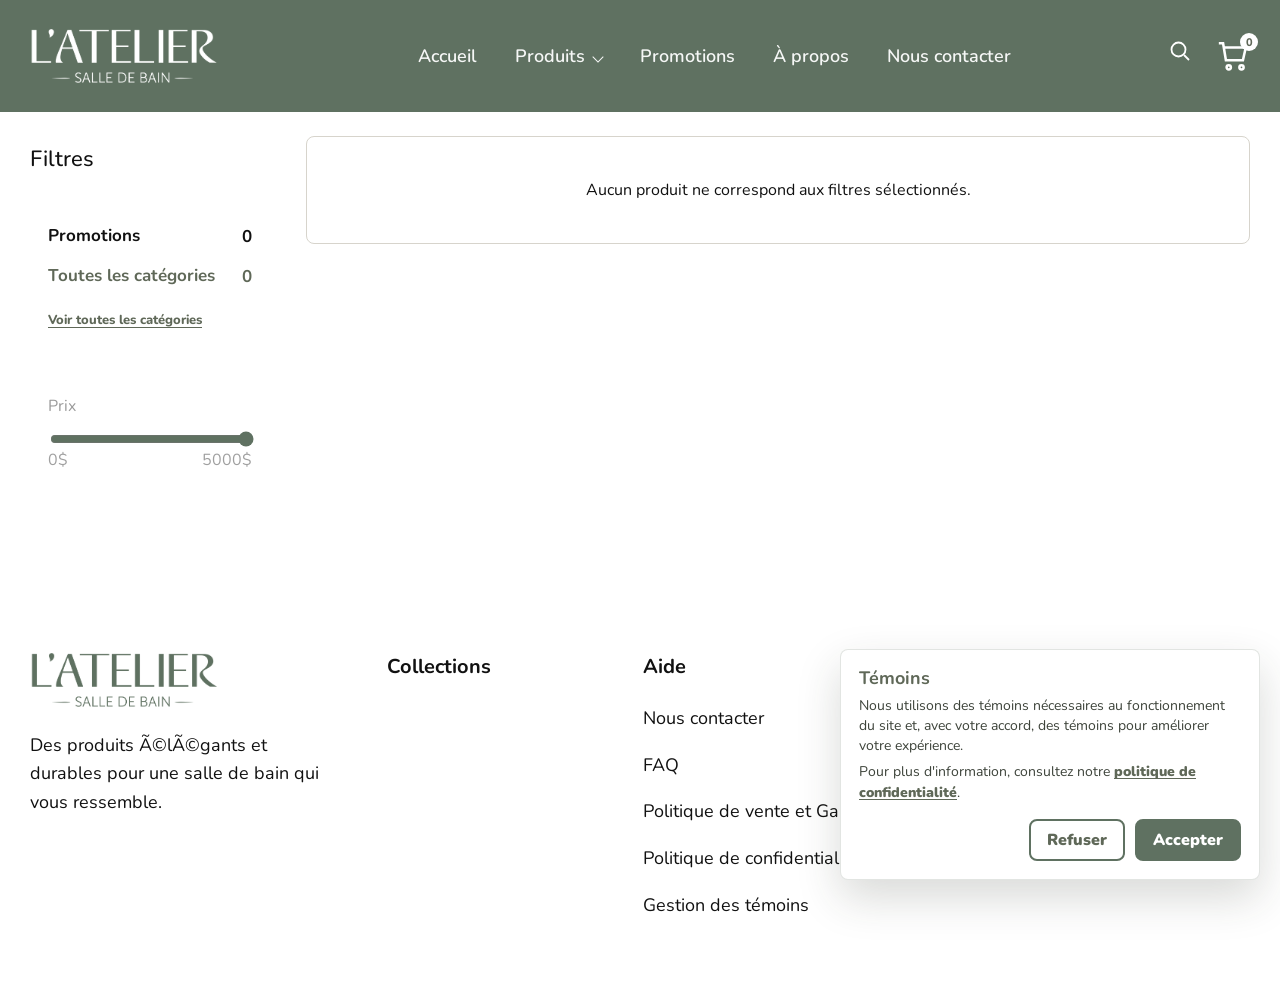
<file: Website/shop.html>
<!DOCTYPE html>
<html lang="fr">
<head>
  <meta charset="UTF-8">
  <meta name="viewport" content="width=device-width, initial-scale=1.0">
  <meta http-equiv="Cache-Control" content="no-store, no-cache, must-revalidate">
  <meta http-equiv="Pragma" content="no-cache">
  <meta http-equiv="Expires" content="0">
  <title>Tout magasiner - L'Atelier Salle de Bain</title>
  <link rel="preconnect" href="https://fonts.googleapis.com">
  <link rel="preconnect" href="https://fonts.gstatic.com" crossorigin>
  <link href="https://fonts.googleapis.com/css2?family=Nunito:wght@400;500;600;700;800;900&display=swap" rel="stylesheet">
  <link rel="stylesheet" href="styles.css?v=20260821-01">
</head>
<body class="page-shop">
  <header class="site-header">
    <div class="container header-inner">
      <a class="brand-logo" href="index.html" aria-label="Accueil L'Atelier Salle de Bain">
        <img src="Brand Logo/Latelier_logos_blanc.png" alt="L'Atelier Salle de Bain">
      </a>
      <nav class="main-nav" aria-label="Navigation principale">
        <a class="nav-link" href="index.html">Accueil</a>
        <div class="nav-dropdown">
          <a class="nav-button" href="shop.html?collection=all">Produits</a>
          <div class="products-menu" aria-label="CatÃ©gories de produits">
            <div class="products-menu__column">
              <a class="products-menu__title" href="shop.html?collection=vanites&type=meubles-salle-de-bain">Meubles de<br>salle de bain</a>
              <a href="shop.html?collection=vanites&type=meubles-salle-de-bain">VanitÃ©</a>
              <a href="shop.html?collection=vanites&type=meubles-salle-de-bain&category=cabinets">Cabinets</a>
              <a href="shop.html?collection=vanites&type=meubles-salle-de-bain&category=lingeries">Lingeries</a>
              <a href="shop.html?collection=vanites&type=meubles-salle-de-bain&category=miroirs">Miroirs</a>
            </div>
            <div class="products-menu__column">
              <a class="products-menu__title" href="shop.html?collection=vanites&type=lavabos">Lavabos</a>
              <a href="shop.html?collection=vanites&type=lavabos&category=comptoirs">Comptoirs</a>
              <a href="shop.html?collection=vanites&type=lavabos&category=vasques">Vasques</a>
            </div>
            <div class="products-menu__column">
              <a class="products-menu__title" href="shop.html?collection=toilettes&type=toilettes">Toilettes</a>
              <a href="shop.html?collection=toilettes&type=toilettes&category=intelligente">Intelligente</a>
              <a href="shop.html?collection=toilettes&type=toilettes&category=1-piece">1 PiÃ¨ce</a>
              <a href="shop.html?collection=toilettes&type=toilettes&category=2-pieces">2 PiÃ¨ces</a>
            </div>
            <div class="products-menu__column">
              <a class="products-menu__title" href="shop.html?collection=baignoires&type=baignoires">Baignoires</a>
              <a href="shop.html?collection=baignoires&type=baignoires&category=autoportante">Autoportante</a>
              <a href="shop.html?collection=baignoires&type=baignoires&category=alcove">Alcove</a>
              <a href="shop.html?collection=baignoires&type=baignoires&category=en-coin">En coin</a>
            </div>
            <div class="products-menu__column">
              <a class="products-menu__title" href="shop.html?collection=douches&type=douches">Douches</a>
              <a href="shop.html?collection=douches&type=douches&category=portes">Portes</a>
              <a href="shop.html?collection=douches&type=douches&category=ensemble-complet">Ensemble complet</a>
            </div>
          </div>
        </div>
        <a class="nav-link" href="shop.html?promotion=sale">Promotions</a>
        <a class="nav-link" href="about.html">À propos</a>
        <a class="nav-link" href="contact.html">Nous contacter</a>
      </nav>
      <div class="header-actions">
        <a class="icon-button" href="#" aria-label="Rechercher" aria-haspopup="true" aria-expanded="false" data-site-search-trigger>
          <svg viewBox="0 0 24 24"><circle cx="10.5" cy="10.5" r="7"></circle><path d="m16 16 5 5"></path></svg>
        </a>
        <a class="icon-button" href="cart.html" aria-label="Panier">
          <svg viewBox="0 0 24 24"><path d="M5 6h16l-2 9H7L5 3H2"></path><circle cx="9" cy="20" r="1.5"></circle><circle cx="18" cy="20" r="1.5"></circle></svg>
          <span class="cart-count" data-cart-count>0</span>
        </a>
      </div>
    </div>
  </header>

  <main>
    <section class="container shop-layout">
      <aside class="filters">
        <nav class="collection-list" data-collection-filters aria-label="CatÃ©gories"></nav>
        <div class="filter-block">
          <h2>Filtres</h2>
          <div class="filter-groups" data-shop-filter-options></div>
          <div class="filter-group">
            <span class="filter-label">Prix</span>
            <input class="price-range" type="range" min="0" max="5000" value="5000" data-filter-price>
            <div class="range-values"><span>0$</span><span data-filter-price-value>5000$</span></div>
          </div>
        </div>
      </aside>
      <div class="product-grid" data-product-grid></div>
    </section>
  </main>

  <footer class="site-footer">
    <div class="container footer-grid">
      <div>
        <img class="footer-logo" src="Brand Logo/Latelier_logos_vert.png" alt="L'Atelier Salle de Bain">
        <p>Des produits Ã©lÃ©gants et durables pour une salle de bain qui vous ressemble.</p>
      </div>
      <div>
        <h2>Collections</h2>
        <nav class="footer-links" data-footer-collections aria-label="Collections"></nav>
      </div>
      <div>
        <h2>Aide</h2>
        <nav class="footer-links">
          <a href="contact.html">Nous contacter</a>
          <a href="faq.html">FAQ</a>
          <a href="politique-vente-garantie.html">Politique de vente et Garantie</a>
        </nav>
      </div>
      <div>
        <h2>Infolettre</h2>
        <form class="newsletter-form">
          <input class="newsletter-input" type="email" placeholder="votre@email.com" aria-label="Adresse courriel">
          <button class="newsletter-button" type="button" aria-label="S'inscrire">-></button>
        </form>
        <div class="social-row">
          <a class="social-dot social-dot--facebook" href="https://www.facebook.com/people/Latelier-Solutions-de-salle-de-bain/61591446723294/" target="_blank" rel="noopener" aria-label="Facebook L'Atelier Salle de Bain">f</a>
          <a class="social-dot social-dot--instagram" href="https://www.instagram.com/lateliersalledebain/" target="_blank" rel="noopener" aria-label="Instagram L'Atelier Salle de Bain">ig</a>
          <a class="social-dot social-dot--tiktok" href="https://www.tiktok.com/@lateliersollution" target="_blank" rel="noopener" aria-label="TikTok L'Atelier Salle de Bain">t</a>
        </div>
      </div>
    </div>
  </footer>

  <script src="js/shopify-config.js?v=20260605-15"></script>
  <script src="js/commerce.js?v=20260608-01"></script>
  <script src="js/ui.js?v=20260821-01"></script>
  <script src="js/shop.js?v=20260615-12"></script>
</body>
</html>
</file>
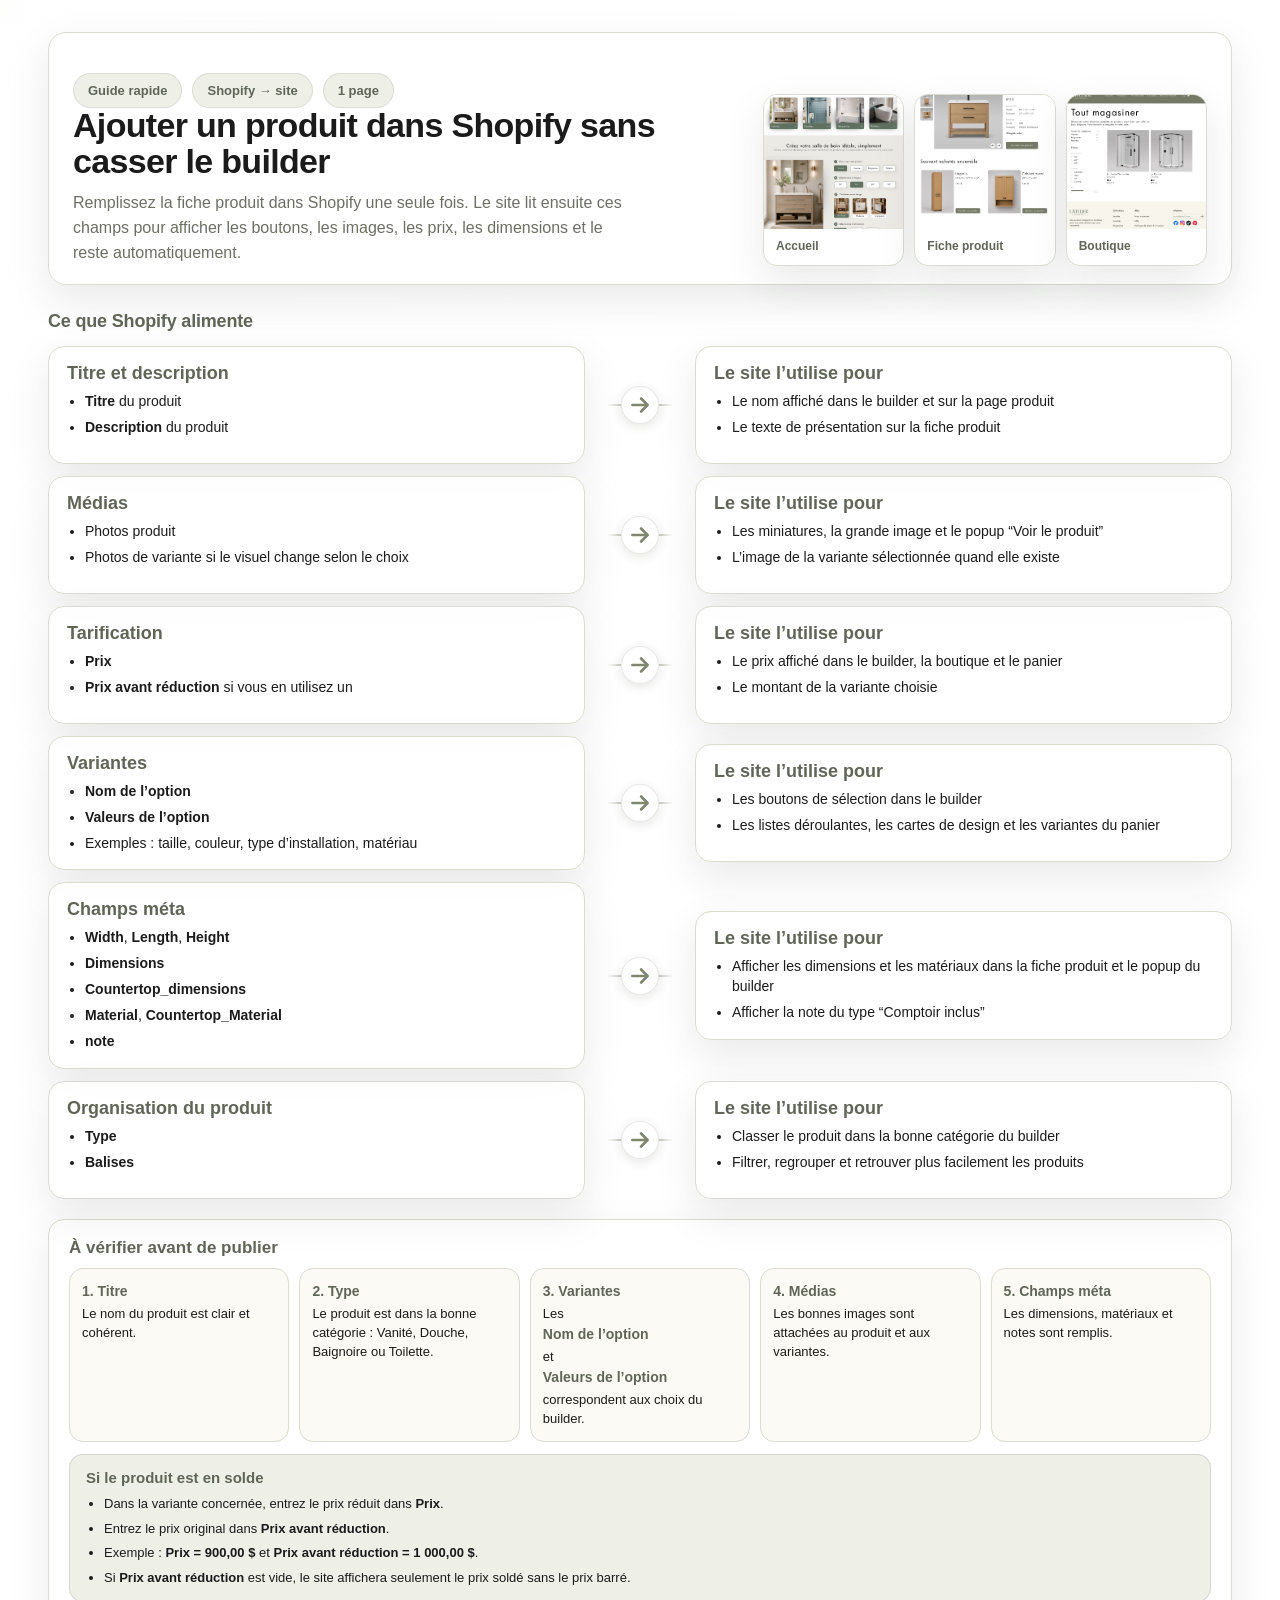
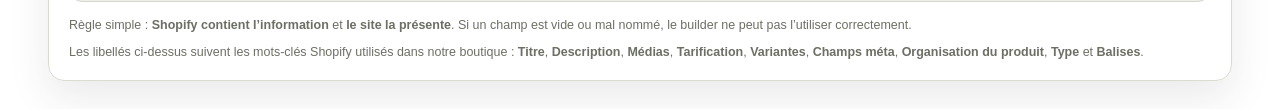
<file: Website/Guide/Guide-produit-rapide.html>
<!doctype html>
<html lang="fr">
<head>
  <meta charset="utf-8">
  <meta name="viewport" content="width=device-width, initial-scale=1">
  <title>Guide rapide - Ajouter un produit dans Shopify</title>
  <style>
    :root {
      --sage: #7f876f;
      --sage-dark: #5f6658;
      --sage-light: #eef0e8;
      --ink: #1b1b1b;
      --muted: #6c6f64;
      --paper: #fbfaf4;
      --line: #d9dccf;
      --accent: #d69b74;
      --shadow: 0 16px 40px rgba(44, 51, 35, 0.10);
    }

    * { box-sizing: border-box; }

    body {
      margin: 0;
      font-family: Arial, Helvetica, sans-serif;
      color: var(--ink);
      background:
        linear-gradient(180deg, rgba(255,255,255,0.96), rgba(255,255,255,0.96)),
        radial-gradient(circle at top left, rgba(127,135,111,0.09), transparent 38%);
    }

    .page {
      max-width: 1240px;
      margin: 0 auto;
      padding: 32px 28px 28px;
    }

    .hero {
      display: grid;
      grid-template-columns: 1.2fr 0.8fr;
      gap: 24px;
      align-items: end;
      padding: 24px 24px 18px;
      border: 1px solid var(--line);
      border-radius: 18px;
      background: rgba(255,255,255,0.82);
      box-shadow: var(--shadow);
    }

    .hero h1 {
      margin: 0;
      font-size: 34px;
      line-height: 1.05;
      letter-spacing: -0.02em;
    }

    .hero p {
      margin: 12px 0 0;
      font-size: 16px;
      line-height: 1.55;
      color: var(--muted);
      max-width: 62ch;
    }

    .hero-badges {
      display: flex;
      flex-wrap: wrap;
      gap: 10px;
      margin-top: 16px;
    }

    .badge {
      display: inline-flex;
      align-items: center;
      gap: 8px;
      padding: 9px 14px;
      border-radius: 999px;
      background: var(--sage-light);
      color: var(--sage-dark);
      font-size: 13px;
      font-weight: 700;
      border: 1px solid rgba(95,102,88,0.14);
    }

    .hero-media {
      display: grid;
      grid-template-columns: repeat(3, 1fr);
      gap: 10px;
    }

    .thumb {
      margin: 0;
      border-radius: 14px;
      overflow: hidden;
      border: 1px solid var(--line);
      background: #fff;
      box-shadow: var(--shadow);
    }

    .thumb img {
      display: block;
      width: 100%;
      height: 134px;
      object-fit: cover;
    }

    .thumb figcaption {
      padding: 10px 12px 12px;
      font-size: 12px;
      font-weight: 700;
      color: var(--sage-dark);
    }

    .section-title {
      margin: 26px 0 14px;
      font-size: 18px;
      letter-spacing: -0.01em;
      color: var(--sage-dark);
    }

    .mapping {
      display: grid;
      gap: 12px;
    }

    .map-row {
      display: grid;
      grid-template-columns: 1fr 82px 1fr;
      gap: 14px;
      align-items: center;
    }

    .field-card,
    .site-card {
      border-radius: 16px;
      border: 1px solid var(--line);
      background: rgba(255,255,255,0.92);
      box-shadow: var(--shadow);
      padding: 16px 18px;
      min-height: 118px;
    }

    .field-card h3,
    .site-card h3 {
      margin: 0 0 8px;
      font-size: 18px;
      color: var(--sage-dark);
    }

    .field-card ul,
    .site-card ul {
      margin: 0;
      padding-left: 18px;
      color: var(--ink);
      line-height: 1.42;
      font-size: 14px;
    }

    .field-card li + li,
    .site-card li + li {
      margin-top: 6px;
    }

    .arrow {
      display: grid;
      place-items: center;
      align-self: stretch;
      position: relative;
    }

    .arrow::before {
      content: "";
      position: absolute;
      inset: 50% 8px auto 8px;
      height: 2px;
      background: linear-gradient(90deg, transparent, var(--sage), transparent);
      transform: translateY(-50%);
    }

    .arrow svg {
      width: 38px;
      height: 38px;
      position: relative;
      z-index: 1;
      color: var(--sage);
      background: #fff;
      border-radius: 999px;
      padding: 5px;
      box-shadow: 0 3px 12px rgba(44, 51, 35, 0.12);
      border: 1px solid rgba(95,102,88,0.15);
    }

    .checklist {
      margin-top: 20px;
      border-radius: 16px;
      border: 1px solid var(--line);
      background: rgba(255,255,255,0.92);
      box-shadow: var(--shadow);
      padding: 18px 20px;
    }

    .checklist h2 {
      margin: 0 0 10px;
      font-size: 17px;
      color: var(--sage-dark);
    }

    .checklist-grid {
      display: grid;
      grid-template-columns: repeat(5, minmax(0, 1fr));
      gap: 10px;
    }

    .check-item {
      border-radius: 14px;
      border: 1px solid var(--line);
      background: var(--paper);
      padding: 12px;
      font-size: 13px;
      line-height: 1.45;
    }

    .check-item strong {
      display: block;
      margin-bottom: 4px;
      color: var(--sage-dark);
      font-size: 14px;
    }

    .sale-note {
      margin-top: 12px;
      border-radius: 14px;
      border: 1px solid rgba(95,102,88,0.18);
      background: var(--sage-light);
      padding: 14px 16px;
    }

    .sale-note h3 {
      margin: 0 0 8px;
      font-size: 15px;
      color: var(--sage-dark);
    }

    .sale-note ul {
      margin: 0;
      padding-left: 18px;
      font-size: 13px;
      line-height: 1.5;
    }

    .sale-note li + li {
      margin-top: 5px;
    }

    .footer-note {
      margin-top: 14px;
      color: var(--muted);
      font-size: 12.5px;
      line-height: 1.5;
    }

    .small-note {
      margin-top: 8px;
      color: var(--muted);
      font-size: 12.5px;
      line-height: 1.5;
    }

    @media (max-width: 1060px) {
      .hero {
        grid-template-columns: 1fr;
      }

      .map-row {
        grid-template-columns: 1fr;
      }

      .arrow {
        min-height: 36px;
      }

      .arrow::before {
        inset: 50% 24px auto 24px;
      }

      .arrow svg {
        transform: rotate(90deg);
      }

      .checklist-grid {
        grid-template-columns: repeat(2, minmax(0, 1fr));
      }
    }

    @media (max-width: 720px) {
      .page {
        padding: 16px;
      }

      .hero h1 {
        font-size: 28px;
      }

      .hero-media {
        grid-template-columns: 1fr;
      }

      .checklist-grid {
        grid-template-columns: 1fr;
      }
    }

    @media print {
      @page { size: A4 landscape; margin: 10mm; }
      body {
        background: #fff;
      }
      .page {
        max-width: none;
        padding: 0;
      }
      .hero, .field-card, .site-card, .checklist, .thumb {
        box-shadow: none;
      }
    }
  </style>
</head>
<body>
  <main class="page">
    <section class="hero">
      <div>
        <div class="hero-badges">
          <span class="badge">Guide rapide</span>
          <span class="badge">Shopify → site</span>
          <span class="badge">1 page</span>
        </div>
        <h1>Ajouter un produit dans Shopify sans casser le builder</h1>
        <p>
          Remplissez la fiche produit dans Shopify une seule fois. Le site lit ensuite ces champs pour afficher les boutons,
          les images, les prix, les dimensions et le reste automatiquement.
        </p>
      </div>

      <div class="hero-media" aria-label="Aperçus du site">
        <figure class="thumb">
          <img src="./Home%20Page.png" alt="Aperçu de la page d’accueil">
          <figcaption>Accueil</figcaption>
        </figure>
        <figure class="thumb">
          <img src="./Produit%20page.png" alt="Aperçu de la fiche produit">
          <figcaption>Fiche produit</figcaption>
        </figure>
        <figure class="thumb">
          <img src="./Shop%20Page%20-%20Shower.png" alt="Aperçu de la page boutique">
          <figcaption>Boutique</figcaption>
        </figure>
      </div>
    </section>

    <h2 class="section-title">Ce que Shopify alimente</h2>
    <section class="mapping">
      <div class="map-row">
        <article class="field-card">
          <h3>Titre et description</h3>
          <ul>
            <li><strong>Titre</strong> du produit</li>
            <li><strong>Description</strong> du produit</li>
          </ul>
        </article>
        <div class="arrow" aria-hidden="true">
          <svg viewBox="0 0 24 24" fill="none">
            <path d="M5 12h12" stroke="currentColor" stroke-width="2.5" stroke-linecap="round"></path>
            <path d="m13 6 6 6-6 6" stroke="currentColor" stroke-width="2.5" stroke-linecap="round" stroke-linejoin="round"></path>
          </svg>
        </div>
        <article class="site-card">
          <h3>Le site l’utilise pour</h3>
          <ul>
            <li>Le nom affiché dans le builder et sur la page produit</li>
            <li>Le texte de présentation sur la fiche produit</li>
          </ul>
        </article>
      </div>

      <div class="map-row">
        <article class="field-card">
          <h3>Médias</h3>
          <ul>
            <li>Photos produit</li>
            <li>Photos de variante si le visuel change selon le choix</li>
          </ul>
        </article>
        <div class="arrow" aria-hidden="true">
          <svg viewBox="0 0 24 24" fill="none">
            <path d="M5 12h12" stroke="currentColor" stroke-width="2.5" stroke-linecap="round"></path>
            <path d="m13 6 6 6-6 6" stroke="currentColor" stroke-width="2.5" stroke-linecap="round" stroke-linejoin="round"></path>
          </svg>
        </div>
        <article class="site-card">
          <h3>Le site l’utilise pour</h3>
          <ul>
            <li>Les miniatures, la grande image et le popup “Voir le produit”</li>
            <li>L’image de la variante sélectionnée quand elle existe</li>
          </ul>
        </article>
      </div>

      <div class="map-row">
        <article class="field-card">
          <h3>Tarification</h3>
          <ul>
            <li><strong>Prix</strong></li>
            <li><strong>Prix avant réduction</strong> si vous en utilisez un</li>
          </ul>
        </article>
        <div class="arrow" aria-hidden="true">
          <svg viewBox="0 0 24 24" fill="none">
            <path d="M5 12h12" stroke="currentColor" stroke-width="2.5" stroke-linecap="round"></path>
            <path d="m13 6 6 6-6 6" stroke="currentColor" stroke-width="2.5" stroke-linecap="round" stroke-linejoin="round"></path>
          </svg>
        </div>
        <article class="site-card">
          <h3>Le site l’utilise pour</h3>
          <ul>
            <li>Le prix affiché dans le builder, la boutique et le panier</li>
            <li>Le montant de la variante choisie</li>
          </ul>
        </article>
      </div>

      <div class="map-row">
        <article class="field-card">
          <h3>Variantes</h3>
          <ul>
            <li><strong>Nom de l’option</strong></li>
            <li><strong>Valeurs de l’option</strong></li>
            <li>Exemples : taille, couleur, type d’installation, matériau</li>
          </ul>
        </article>
        <div class="arrow" aria-hidden="true">
          <svg viewBox="0 0 24 24" fill="none">
            <path d="M5 12h12" stroke="currentColor" stroke-width="2.5" stroke-linecap="round"></path>
            <path d="m13 6 6 6-6 6" stroke="currentColor" stroke-width="2.5" stroke-linecap="round" stroke-linejoin="round"></path>
          </svg>
        </div>
        <article class="site-card">
          <h3>Le site l’utilise pour</h3>
          <ul>
            <li>Les boutons de sélection dans le builder</li>
            <li>Les listes déroulantes, les cartes de design et les variantes du panier</li>
          </ul>
        </article>
      </div>

      <div class="map-row">
        <article class="field-card">
          <h3>Champs méta</h3>
          <ul>
            <li><strong>Width</strong>, <strong>Length</strong>, <strong>Height</strong></li>
            <li><strong>Dimensions</strong></li>
            <li><strong>Countertop_dimensions</strong></li>
            <li><strong>Material</strong>, <strong>Countertop_Material</strong></li>
            <li><strong>note</strong></li>
          </ul>
        </article>
        <div class="arrow" aria-hidden="true">
          <svg viewBox="0 0 24 24" fill="none">
            <path d="M5 12h12" stroke="currentColor" stroke-width="2.5" stroke-linecap="round"></path>
            <path d="m13 6 6 6-6 6" stroke="currentColor" stroke-width="2.5" stroke-linecap="round" stroke-linejoin="round"></path>
          </svg>
        </div>
        <article class="site-card">
          <h3>Le site l’utilise pour</h3>
          <ul>
            <li>Afficher les dimensions et les matériaux dans la fiche produit et le popup du builder</li>
            <li>Afficher la note du type “Comptoir inclus”</li>
          </ul>
        </article>
      </div>

      <div class="map-row">
        <article class="field-card">
          <h3>Organisation du produit</h3>
          <ul>
            <li><strong>Type</strong></li>
            <li><strong>Balises</strong></li>
          </ul>
        </article>
        <div class="arrow" aria-hidden="true">
          <svg viewBox="0 0 24 24" fill="none">
            <path d="M5 12h12" stroke="currentColor" stroke-width="2.5" stroke-linecap="round"></path>
            <path d="m13 6 6 6-6 6" stroke="currentColor" stroke-width="2.5" stroke-linecap="round" stroke-linejoin="round"></path>
          </svg>
        </div>
        <article class="site-card">
          <h3>Le site l’utilise pour</h3>
          <ul>
            <li>Classer le produit dans la bonne catégorie du builder</li>
            <li>Filtrer, regrouper et retrouver plus facilement les produits</li>
          </ul>
        </article>
      </div>
    </section>

    <section class="checklist">
      <h2>À vérifier avant de publier</h2>
      <div class="checklist-grid">
        <div class="check-item">
          <strong>1. Titre</strong>
          Le nom du produit est clair et cohérent.
        </div>
        <div class="check-item">
          <strong>2. Type</strong>
          Le produit est dans la bonne catégorie : Vanité, Douche, Baignoire ou Toilette.
        </div>
        <div class="check-item">
          <strong>3. Variantes</strong>
          Les <strong>Nom de l’option</strong> et <strong>Valeurs de l’option</strong> correspondent aux choix du builder.
        </div>
        <div class="check-item">
          <strong>4. Médias</strong>
          Les bonnes images sont attachées au produit et aux variantes.
        </div>
        <div class="check-item">
          <strong>5. Champs méta</strong>
          Les dimensions, matériaux et notes sont remplis.
        </div>
      </div>
      <div class="sale-note">
        <h3>Si le produit est en solde</h3>
        <ul>
          <li>Dans la variante concern&eacute;e, entrez le prix r&eacute;duit dans <strong>Prix</strong>.</li>
          <li>Entrez le prix original dans <strong>Prix avant r&eacute;duction</strong>.</li>
          <li>Exemple : <strong>Prix = 900,00&nbsp;$</strong> et <strong>Prix avant r&eacute;duction = 1&nbsp;000,00&nbsp;$</strong>.</li>
          <li>Si <strong>Prix avant r&eacute;duction</strong> est vide, le site affichera seulement le prix sold&eacute; sans le prix barr&eacute;.</li>
        </ul>
      </div>
      <div class="footer-note">
        Règle simple : <strong>Shopify contient l’information</strong> et <strong>le site la présente</strong>.
        Si un champ est vide ou mal nommé, le builder ne peut pas l’utiliser correctement.
      </div>
      <div class="small-note">
        Les libellés ci-dessus suivent les mots-clés Shopify utilisés dans notre boutique : <strong>Titre</strong>, <strong>Description</strong>, <strong>Médias</strong>, <strong>Tarification</strong>, <strong>Variantes</strong>, <strong>Champs méta</strong>, <strong>Organisation du produit</strong>, <strong>Type</strong> et <strong>Balises</strong>.
      </div>
    </section>
  </main>
</body>
</html>
</file>
<file: Website/styles.css>
:root {
  --sage: #5f7161;
  --sage-dark: #5f6858;
  --sage-soft: #eef0ea;
  --cream: #f6f2ea;
  --paper: #ffffff;
  --ink: #111111;
  --muted: #7c7c7c;
  --line: #d7d4cc;
  --shadow: 0 18px 36px rgba(72, 76, 66, 0.18);
  --container: min(1220px, calc(100vw - 48px));
}

* {
  box-sizing: border-box;
}

html {
  scroll-behavior: smooth;
}

body {
  margin: 0;
  font-family: "Nunito", "Trebuchet MS", Arial, sans-serif;
  color: var(--ink);
  background: var(--cream);
}

.page-shop {
  background: #fff;
}

.page-shop .container {
  width: var(--container);
}

.page-product {
  background: #fff;
}

.page-contact {
  background: #fff;
}

.page-about {
  background: var(--cream);
}

.page-about .site-footer {
  background: var(--cream);
}

.page-faq {
  background: var(--cream);
}

.page-faq .site-footer {
  background: var(--cream);
}

.page-policy {
  background: var(--cream);
}

.page-policy .site-footer {
  background: var(--cream);
}

.policy-section {
  padding-top: 28px;
}

.policy-layout {
  display: grid;
  grid-template-columns: 260px minmax(0, 1fr);
  gap: 34px;
  align-items: start;
}

.policy-sidebar {
  position: sticky;
  top: 136px;
  display: grid;
  gap: 4px;
  padding: 18px;
  border: 1px solid rgba(95, 113, 97, 0.18);
  border-radius: 8px;
  background: rgba(255, 255, 255, 0.62);
}

.policy-sidebar a {
  padding: 10px 12px;
  border-radius: 8px;
  color: var(--sage-dark);
  font-weight: 900;
  line-height: 1.25;
}

.policy-sidebar a:hover,
.policy-sidebar a:focus-visible {
  background: var(--sage-soft);
}

.policy-content {
  display: grid;
  gap: 26px;
  min-width: 0;
}

.policy-highlights {
  display: grid;
  grid-template-columns: repeat(4, minmax(0, 1fr));
  gap: 14px;
}

.policy-highlight {
  min-width: 0;
  padding: 20px;
  border: 1px solid rgba(95, 113, 97, 0.16);
  border-radius: 8px;
  background: #fff;
}

.policy-highlight span {
  width: 54px;
  height: 54px;
  display: grid;
  place-items: center;
  margin-bottom: 16px;
  border-radius: 50%;
  background: var(--sage);
  color: #fff;
  font-size: 15px;
  font-weight: 900;
}

.policy-highlight h2 {
  margin: 0 0 8px;
  font-size: 19px;
  line-height: 1.2;
}

.policy-highlight p {
  margin: 0;
  color: var(--sage-dark);
  line-height: 1.55;
}

.policy-card {
  display: grid;
  gap: 22px;
  padding: 34px;
  border: 1px solid rgba(95, 113, 97, 0.16);
  border-radius: 8px;
  background: #fff;
}

.policy-action-card {
  border-color: rgba(95, 113, 97, 0.28);
}

.policy-actions {
  display: flex;
  flex-wrap: wrap;
  gap: 12px;
}

.policy-status {
  margin: -6px 0 0;
  padding: 12px 14px;
  border-radius: 8px;
  background: var(--sage-soft);
  color: var(--sage-dark);
  font-weight: 900;
  line-height: 1.4;
}

.policy-status[hidden] {
  display: none;
}

.policy-eyebrow {
  color: var(--sage-dark);
  font-size: 13px;
  font-weight: 900;
  letter-spacing: 0.08em;
  text-transform: uppercase;
}

.policy-card h2 {
  margin: -8px 0 0;
  font-size: 36px;
  line-height: 1.14;
}

.policy-subsection {
  display: grid;
  gap: 12px;
  min-width: 0;
}

.policy-subsection h3 {
  margin: 0;
  color: var(--sage-dark);
  font-size: 22px;
  line-height: 1.25;
}

.policy-card p,
.policy-list,
.policy-steps {
  margin: 0;
  color: #2f332c;
  font-size: 17px;
  line-height: 1.72;
}

.policy-lead {
  max-width: 780px;
  color: var(--sage-dark);
  font-size: 19px;
}

.policy-list,
.policy-steps {
  padding-left: 22px;
}

.policy-list li + li,
.policy-steps li + li {
  margin-top: 8px;
}

.policy-list--compact {
  columns: 2;
  column-gap: 34px;
}

.policy-columns {
  display: grid;
  grid-template-columns: repeat(2, minmax(0, 1fr));
  gap: 22px;
}

.policy-columns .policy-subsection {
  padding: 22px;
  border-radius: 8px;
  background: var(--sage-soft);
}

.policy-steps li::marker {
  color: var(--sage-dark);
  font-weight: 900;
}

.warranty-grid {
  display: grid;
  grid-template-columns: repeat(3, minmax(0, 1fr));
  gap: 16px;
}

.warranty-group {
  min-width: 0;
  padding: 20px;
  border: 1px solid rgba(95, 113, 97, 0.16);
  border-radius: 8px;
  background: var(--cream);
}

.warranty-group span {
  display: inline-block;
  margin-bottom: 14px;
  color: var(--sage-dark);
  font-size: 24px;
  font-weight: 900;
  line-height: 1.1;
}

.warranty-group ul {
  display: grid;
  gap: 10px;
  margin: 0;
  padding-left: 18px;
}

.warranty-group li {
  font-size: 15px;
  line-height: 1.5;
}

.faq-section {
  padding-top: 18px;
}

.faq-layout {
  max-width: 980px;
  display: grid;
  gap: 42px;
}

.faq-group {
  display: grid;
  gap: 16px;
}

.faq-group h2 {
  margin: 0;
  color: var(--sage-dark);
  font-size: 28px;
  line-height: 1.2;
}

.faq-list {
  display: grid;
  border-top: 1px solid rgba(95, 113, 97, 0.34);
}

.faq-item {
  border-bottom: 1px solid rgba(95, 113, 97, 0.34);
  background: transparent;
}

.faq-item summary {
  min-height: 68px;
  display: grid;
  grid-template-columns: minmax(0, 1fr) 22px;
  gap: 22px;
  align-items: center;
  padding: 18px 24px;
  color: var(--ink);
  font-size: 18px;
  font-weight: 900;
  line-height: 1.28;
  cursor: pointer;
  list-style: none;
  transition: background-color 180ms ease, color 180ms ease;
}

.faq-item summary::-webkit-details-marker {
  display: none;
}

.faq-item summary::after {
  content: "";
  width: 10px;
  height: 10px;
  justify-self: end;
  border-right: 2px solid currentColor;
  border-bottom: 2px solid currentColor;
  transform: rotate(45deg);
  transition: transform 180ms ease;
}

.faq-item[open] summary {
  background: var(--sage-soft);
  color: var(--sage-dark);
}

.faq-item[open] summary::after {
  transform: rotate(225deg);
}

.faq-answer {
  max-width: 860px;
  padding: 18px 24px 26px;
  color: #2f332c;
  font-size: 17px;
  line-height: 1.7;
}

.faq-answer p {
  margin: 0;
}

.faq-answer p + p,
.faq-answer p + ul,
.faq-answer ul + p {
  margin-top: 12px;
}

.faq-answer ul {
  margin: 0;
  padding-left: 22px;
}

.faq-answer li + li {
  margin-top: 8px;
}

.about-simple {
  padding-top: 18px;
  padding-bottom: 88px;
}

.about-simple__content {
  max-width: 920px;
  margin: 0 auto;
  display: grid;
  gap: 18px;
  font-size: 18px;
  line-height: 1.8;
}

.about-simple__content p {
  margin: 0;
}

button,
input,
select {
  font: inherit;
}

button {
  border: 0;
  padding: 0;
  background: none;
  cursor: pointer;
}

a {
  color: inherit;
  text-decoration: none;
}

img,
video {
  display: block;
  width: 100%;
}

.container {
  width: var(--container);
  margin: 0 auto;
}

.sr-only {
  position: absolute;
  width: 1px;
  height: 1px;
  padding: 0;
  margin: -1px;
  overflow: hidden;
  clip: rect(0, 0, 0, 0);
  white-space: nowrap;
  border: 0;
}

.site-header {
  position: sticky;
  top: 0;
  z-index: 50;
  min-height: 112px;
  background: var(--sage);
  color: #fff;
}

.site-header--home {
  position: absolute;
  inset: 0 0 auto;
  background: transparent;
  transition: background 0.22s ease, box-shadow 0.22s ease;
}

.site-header--home.site-header--scrolled {
  position: fixed;
  background: var(--sage);
  box-shadow: 0 14px 30px rgba(45, 49, 40, 0.16);
  animation: headerSlideIn 0.24s ease;
}

.header-inner {
  min-height: 112px;
  display: grid;
  grid-template-columns: 230px 1fr auto;
  align-items: center;
  gap: 28px;
}

.brand-logo {
  display: inline-flex;
  align-items: center;
}

.brand-logo img {
  width: 190px;
  height: auto;
}

.main-nav {
  display: flex;
  justify-content: center;
  align-items: center;
  gap: 38px;
  font-size: 18px;
  font-weight: 600;
}

.nav-link,
.nav-button {
  color: rgba(255, 255, 255, 0.94);
  white-space: nowrap;
}

.main-nav .is-current {
  text-decoration: underline;
  text-underline-offset: 5px;
}

.nav-button::after {
  content: "";
  display: inline-block;
  width: 7px;
  height: 7px;
  margin-left: 9px;
  margin-bottom: 2px;
  border-right: 1.8px solid currentColor;
  border-bottom: 1.8px solid currentColor;
  transform: rotate(45deg);
  transform-origin: center;
  vertical-align: middle;
}

.nav-dropdown {
  position: relative;
  display: inline-flex;
  align-items: center;
  min-height: 112px;
}

.products-menu {
  position: fixed;
  left: 50%;
  top: 96px;
  z-index: 80;
  width: min(1180px, calc(100vw - 64px));
  display: grid;
  grid-template-columns: repeat(auto-fit, minmax(170px, 1fr));
  gap: 30px;
  padding: 28px;
  background: #fff;
  color: var(--ink);
  box-shadow: var(--shadow);
  opacity: 0;
  pointer-events: none;
  transform: translate(-50%, -8px);
  transition: opacity 0.16s ease, transform 0.16s ease;
}

.products-menu::before {
  content: "";
  position: absolute;
  top: -14px;
  left: var(--products-menu-arrow-left, 50%);
  width: 0;
  height: 0;
  border-left: 12px solid transparent;
  border-right: 12px solid transparent;
  border-bottom: 14px solid #fff;
  transform: translateX(-50%);
}

.nav-dropdown:hover .products-menu,
.nav-dropdown:focus-within .products-menu {
  opacity: 1;
  pointer-events: auto;
  transform: translate(-50%, 0);
}

.products-menu__column {
  display: grid;
  align-content: start;
  min-width: 0;
  gap: 8px;
  font-size: 17px;
  line-height: 1.25;
}

.products-menu__column a {
  min-width: 0;
  max-width: 100%;
}

.products-menu__column a {
  color: var(--ink);
}

.products-menu__column a:hover,
.products-menu__column a:focus-visible {
  color: var(--sage-dark);
  text-decoration: underline;
  text-underline-offset: 4px;
}

.products-menu__title {
  margin-bottom: 8px;
  font-weight: 900;
}

.header-actions {
  display: flex;
  align-items: center;
  gap: 14px;
}

.mobile-nav-toggle {
  display: none;
  width: 38px;
  height: 38px;
  border-radius: 8px;
  color: #fff;
  align-items: center;
  justify-content: center;
  flex-direction: column;
  gap: 5px;
}

.mobile-nav-toggle span {
  width: 22px;
  height: 2px;
  border-radius: 999px;
  background: currentColor;
  transition: transform 180ms ease, opacity 180ms ease;
}

.mobile-nav-panel {
  display: none;
}

.mobile-nav-open .mobile-nav-toggle span:nth-child(1) {
  transform: translateY(7px) rotate(45deg);
}

.mobile-nav-open .mobile-nav-toggle span:nth-child(2) {
  opacity: 0;
}

.mobile-nav-open .mobile-nav-toggle span:nth-child(3) {
  transform: translateY(-7px) rotate(-45deg);
}

.icon-button {
  position: relative;
  width: 34px;
  height: 34px;
  color: #fff;
}

.icon-button svg {
  width: 100%;
  height: 100%;
  stroke: currentColor;
  fill: none;
  stroke-width: 1.8;
}

.site-search-widget {
  position: relative;
  display: inline-flex;
  align-items: center;
  flex: 0 0 auto;
  min-width: 0;
}

.site-search-widget > .icon-button {
  flex: 0 0 auto;
  width: 34px;
  height: 34px;
}

.site-search-widget > .icon-button svg {
  width: 24px;
  height: 24px;
}

.site-search-panel {
  position: absolute;
  top: calc(100% + 12px);
  right: 0;
  width: min(92vw, 420px);
  padding: 16px;
  border-radius: 20px;
  background: #f7f3ea;
  color: var(--sage-dark);
  box-shadow: 0 18px 42px rgba(14, 18, 12, 0.18);
  border: 1px solid rgba(54, 78, 58, 0.12);
  z-index: 30;
}

.site-search-form {
  display: grid;
  gap: 12px;
}

.site-search-field {
  display: block;
}

.site-search-input {
  width: 100%;
  min-height: 48px;
  padding: 0 18px;
  border: 2px solid rgba(54, 78, 58, 0.18);
  border-radius: 14px;
  background: #fff;
  color: var(--sage-dark);
  font: inherit;
  font-size: 1rem;
  box-shadow: inset 0 1px 0 rgba(255, 255, 255, 0.8);
}

.site-search-input:focus {
  outline: none;
  border-color: var(--sage-dark);
  box-shadow: 0 0 0 4px rgba(93, 115, 101, 0.15);
}

.site-search-suggestions {
  display: grid;
  gap: 8px;
  max-height: 320px;
  overflow: auto;
  padding-right: 2px;
  min-height: 0;
}

.site-search-suggestions__label {
  font-size: 12px;
  font-weight: 800;
  letter-spacing: 0.08em;
  text-transform: uppercase;
  color: rgba(54, 78, 58, 0.58);
}

.site-search-suggestion {
  display: grid;
  grid-template-columns: 42px 1fr auto;
  gap: 12px;
  align-items: center;
  padding: 8px;
  border-radius: 14px;
  color: inherit;
  text-decoration: none;
  background: rgba(255, 255, 255, 0.72);
}

.site-search-suggestion:hover,
.site-search-suggestion:focus-visible {
  background: #fff;
}

.site-search-suggestion__image {
  width: 42px;
  height: 42px;
  overflow: hidden;
  border-radius: 12px;
  background: rgba(54, 78, 58, 0.08);
}

.site-search-suggestion__image img {
  width: 100%;
  height: 100%;
  object-fit: cover;
}

.site-search-suggestion__content {
  display: grid;
  gap: 2px;
  min-width: 0;
}

.site-search-suggestion__content strong {
  font-size: 0.96rem;
  line-height: 1.2;
}

.site-search-suggestion__content span {
  font-size: 0.82rem;
  color: rgba(54, 78, 58, 0.75);
}

.site-search-suggestion__price {
  font-size: 0.9rem;
  font-weight: 900;
  white-space: nowrap;
}

.site-search-empty {
  padding: 10px 2px;
  font-size: 0.94rem;
  color: rgba(54, 78, 58, 0.78);
}

.site-search-view-all {
  display: inline-flex;
  align-items: center;
  justify-content: center;
  min-height: 42px;
  padding: 0 14px;
  border-radius: 999px;
  background: rgba(93, 115, 101, 0.12);
  color: var(--sage-dark);
  font-weight: 800;
  text-decoration: none;
}

.site-search-actions {
  display: flex;
  flex-wrap: wrap;
  gap: 12px;
}

.cart-count {
  position: absolute;
  right: -8px;
  top: -6px;
  min-width: 18px;
  height: 18px;
  padding: 0 5px;
  display: grid;
  place-items: center;
  border-radius: 999px;
  background: #fff;
  color: var(--sage-dark);
  font-size: 11px;
  font-weight: 800;
}

.hero {
  position: relative;
  min-height: 680px;
  display: grid;
  align-items: center;
  background: var(--sage);
  overflow: hidden;
}

@keyframes headerSlideIn {
  from {
    opacity: 0;
    transform: translateY(-16px);
  }
  to {
    opacity: 1;
    transform: translateY(0);
  }
}

.hero-media {
  position: absolute;
  inset: 0;
}

.hero-media img,
.hero-media video {
  width: 100%;
  height: 100%;
  object-fit: cover;
  background-position: center top;
  transform: none;
}

.hero-copy {
  position: relative;
  z-index: 2;
  max-width: 430px;
  padding-top: 82px;
  color: #fff;
}

.hero-copy h1 {
  margin: 0 0 14px;
  font-size: 38px;
  line-height: 1.12;
  font-weight: 500;
  letter-spacing: 0;
}

.hero-copy p {
  margin: 0 0 34px;
  font-size: 17px;
  line-height: 1.45;
  color: rgba(255, 255, 255, 0.9);
}

.button-row {
  display: flex;
  flex-wrap: wrap;
  gap: 12px;
  align-items: center;
}

.btn,
.btn-outline,
.btn-ghost {
  min-height: 42px;
  display: inline-flex;
  align-items: center;
  justify-content: center;
  padding: 0 18px;
  border-radius: 8px;
  font-weight: 800;
  font-size: 14px;
  transition: transform 0.2s ease, box-shadow 0.2s ease, background 0.2s ease;
}

.btn {
  background: #d9a284;
  color: #fff;
  box-shadow: var(--shadow);
}

.btn--sage {
  background: var(--sage);
}

.btn-outline {
  border: 2px solid currentColor;
  color: inherit;
}

.btn-ghost {
  border: 1px solid var(--sage);
  color: var(--sage-dark);
  background: #fff;
}

.btn:hover,
.btn-outline:hover,
.btn-ghost:hover {
  transform: translateY(-1px);
}

.section {
  padding: 72px 0;
  background: #fff;
}

.section--cream {
  background: var(--cream);
}

.section--sage {
  background: var(--sage);
  color: #fff;
}

.section-title {
  margin: 0 0 34px;
  font-size: 40px;
  line-height: 1.15;
  text-align: center;
  letter-spacing: 0;
}

.section-kicker {
  color: var(--muted);
  text-align: center;
  margin: -20px auto 42px;
  max-width: 760px;
  line-height: 1.5;
}

.benefit-grid {
  display: grid;
  grid-template-columns: repeat(4, minmax(0, 1fr));
  gap: 0;
}

.benefit-item {
  min-height: 126px;
  padding: 0 28px;
  display: grid;
  justify-items: center;
  text-align: center;
  border-right: 1px solid var(--line);
}

.benefit-item:last-child {
  border-right: 0;
}

.benefit-icon {
  width: 54px;
  height: 54px;
  margin-bottom: 14px;
  display: grid;
  place-items: center;
  border: 2px solid var(--sage);
  border-radius: 50%;
  color: var(--sage);
  font-weight: 900;
}

.benefit-icon img {
  width: 36px;
  height: 36px;
  object-fit: contain;
}

.benefit-item h3 {
  margin: 0 0 6px;
  font-size: 18px;
}

.benefit-item p {
  margin: 0;
  color: var(--muted);
  line-height: 1.25;
}

.section-heading-row {
  margin-bottom: 34px;
  display: flex;
  justify-content: space-between;
  align-items: end;
  gap: 24px;
}

.section-heading-row h2 {
  margin: 0;
  font-size: 38px;
  line-height: 1.15;
}

.text-link {
  display: inline-flex;
  align-items: center;
  gap: 6px;
  color: var(--sage-dark);
  font-size: 13px;
  font-weight: 800;
}

.text-link__arrow {
  display: inline-flex;
  align-items: center;
  transition: transform 180ms ease;
}

.text-link__arrow svg {
  width: 14px;
  height: 14px;
  fill: none;
  stroke: currentColor;
  stroke-width: 2.2;
  stroke-linecap: round;
  stroke-linejoin: round;
}

.text-link:hover .text-link__arrow,
.text-link:focus-visible .text-link__arrow {
  transform: translateX(3px);
}

.category-grid {
  display: grid;
  grid-template-columns: repeat(5, minmax(0, 1fr));
  gap: 24px;
  align-items: start;
}

.category-carousel {
  position: relative;
}

.category-carousel__button {
  display: none;
  align-items: center;
  justify-content: center;
  position: absolute;
  top: 50%;
  width: 42px;
  height: 42px;
  padding: 0;
  border: 0;
  border-radius: 999px;
  background: rgba(255, 255, 255, 0.94);
  color: var(--sage-dark);
  box-shadow: 0 10px 24px rgba(45, 49, 40, 0.16);
  transform: translateY(-50%);
  z-index: 2;
}

.category-carousel__button svg {
  width: 18px;
  height: 18px;
  fill: none;
  stroke: currentColor;
  stroke-width: 2.4;
  stroke-linecap: round;
  stroke-linejoin: round;
}

.category-carousel__button--prev {
  left: -12px;
}

.category-carousel__button--next {
  right: -12px;
}

.category-card {
  display: block;
  overflow: hidden;
  border-radius: 8px;
  background: #ddd;
  box-shadow: var(--shadow);
  transition: transform 180ms ease, box-shadow 180ms ease;
  will-change: transform;
}

.category-card img {
  width: 100%;
  aspect-ratio: 1 / 1.22;
  height: auto;
  object-fit: cover;
}

.category-card__footer {
  min-height: 56px;
  display: flex;
  align-items: center;
  justify-content: space-between;
  gap: 16px;
  padding: 0 16px;
  background: var(--sage);
  color: #fff;
  font-weight: 800;
}

.category-card__arrow {
  display: inline-flex;
  align-items: center;
  transition: transform 220ms ease;
}

.category-card__arrow svg {
  width: 16px;
  height: 16px;
  fill: none;
  stroke: currentColor;
  stroke-width: 2.2;
  stroke-linecap: round;
  stroke-linejoin: round;
}

.category-card:hover,
.category-card:focus-visible {
  transform: translateY(-6px);
  box-shadow: 0 16px 32px rgba(0, 0, 0, 0.14);
}

.category-card:hover .category-card__arrow,
.category-card:focus-visible .category-card__arrow {
  transform: translateX(4px);
}

.builder-layout {
  display: grid;
  grid-template-columns: minmax(0, 0.88fr) minmax(420px, 1fr);
  gap: 76px;
  align-items: start;
}

.builder-layout > * {
  min-width: 0;
}

.builder-image {
  display: grid;
  gap: 18px;
}

.builder-preview-frame {
  position: relative;
  overflow: hidden;
  border-radius: 8px;
  aspect-ratio: 0.9 / 1;
  background: #ececec;
}

.builder-preview-frame img {
  display: block;
  width: 100%;
  height: 100%;
  border-radius: 8px;
  object-fit: contain;
  object-position: center;
  transition: transform 240ms ease;
  transform-origin: center center;
}

.builder-steps {
  display: grid;
  gap: 22px;
}

.builder-step {
  display: grid;
  grid-template-columns: 34px 1fr;
  gap: 12px;
  align-items: start;
}

.builder-step[hidden],
.builder-countertop-color[hidden] {
  display: none !important;
}

.builder-step > div {
  min-width: 0;
  width: 100%;
}

.step-number {
  width: 28px;
  height: 28px;
  display: grid;
  place-items: center;
  border-radius: 50%;
  background: var(--sage);
  color: #fff;
  font-size: 14px;
  font-weight: 900;
}

.step-title {
  display: block;
  margin-bottom: 12px;
  color: var(--sage-dark);
  font-weight: 900;
}

.choice-row,
.option-row {
  display: flex;
  flex-wrap: wrap;
  gap: 14px;
}

.choice-button,
.option-button {
  display: inline-flex;
  align-items: center;
  justify-content: center;
  min-width: 92px;
  min-height: 52px;
  padding: 0 18px;
  border: 2px solid var(--sage);
  border-radius: 8px;
  background: #fff;
  color: var(--sage-dark);
  font-weight: 900;
  text-align: center;
  box-shadow: 0 2px 6px rgba(0, 0, 0, 0.05);
  transition: transform 180ms ease, box-shadow 180ms ease, border-color 180ms ease, background-color 180ms ease, color 180ms ease;
  will-change: transform;
}

.builder-product-link {
  margin-top: 0;
  border: 0;
  appearance: none;
  background: transparent;
  padding: 0;
  cursor: pointer;
  font: inherit;
}

.builder-preview-frame .builder-product-link {
  position: absolute;
  right: 20px;
  bottom: 20px;
  z-index: 4;
  display: inline-flex;
  align-items: center;
  gap: 6px;
  padding: 8px 12px;
  border-radius: 999px;
  background: rgba(255, 255, 255, 0.88);
  box-shadow: 0 4px 12px rgba(0, 0, 0, 0.12);
  pointer-events: auto;
}

.builder-preview-frame .builder-product-link:hover,
.builder-preview-frame .builder-product-link:focus-visible {
  background: rgba(255, 255, 255, 0.98);
}

.builder-product-sheet {
  position: fixed;
  inset: 0;
  z-index: 2000;
  display: grid;
  place-items: center;
  padding: 24px;
  background: rgba(24, 24, 24, 0.44);
}

.builder-product-sheet[hidden] {
  display: none !important;
}

.builder-product-sheet__backdrop {
  position: absolute;
  inset: 0;
}

.builder-product-sheet__panel {
  position: relative;
  width: min(1120px, 100%);
  max-height: calc(100vh - 48px);
  overflow: auto;
  border-radius: 12px;
  background: #fff;
  box-shadow: 0 26px 60px rgba(0, 0, 0, 0.28);
  padding: 24px;
}

.builder-product-sheet__close {
  position: absolute;
  top: 14px;
  right: 14px;
  width: 42px;
  height: 42px;
  padding: 0;
  border: 0;
  border-radius: 50%;
  background: #f2f2f2;
  color: var(--sage-dark);
  display: grid;
  place-items: center;
  box-shadow: 0 4px 12px rgba(0, 0, 0, 0.12);
}

.builder-product-sheet__close svg {
  width: 20px;
  height: 20px;
  fill: none;
  stroke: currentColor;
  stroke-width: 2.4;
  stroke-linecap: round;
}

.builder-product-sheet__content {
  display: grid;
  grid-template-columns: minmax(0, 1.02fr) minmax(320px, 0.82fr);
  gap: 28px;
  align-items: start;
}

.builder-product-sheet__gallery {
  display: grid;
  grid-template-columns: 88px minmax(0, 1fr);
  gap: 10px;
}

.builder-product-sheet__thumbs {
  display: grid;
  gap: 8px;
  align-content: start;
}

.builder-product-sheet__thumb {
  overflow: hidden;
  border: 2px solid transparent;
  border-radius: 8px;
  background: #ececec;
  padding: 0;
  aspect-ratio: 1 / 1;
}

.builder-product-sheet__thumb.is-active {
  border-color: var(--sage);
}

.builder-product-sheet__thumb img,
.builder-product-sheet__main img {
  display: block;
  width: 100%;
  height: 100%;
  object-fit: contain;
  object-position: center;
}

.builder-product-sheet__main {
  overflow: hidden;
  border-radius: 8px;
  background: #fff;
  position: relative;
  aspect-ratio: 1 / 1;
}

.builder-product-sheet__info {
  display: grid;
  gap: 12px;
  align-content: start;
  padding-top: 6px;
}

.builder-product-sheet__arrows {
  position: absolute;
  right: 18px;
  bottom: 18px;
  display: flex;
  gap: 12px;
}

.builder-product-sheet__eyebrow {
  display: block;
  color: var(--muted);
  font-size: 24px;
}

.builder-product-sheet__price {
  margin: 4px 0 0;
  font-size: 22px;
  font-weight: 900;
}

.builder-product-sheet__description {
  margin: 4px 0 0;
  color: var(--sage-dark);
  font-size: 18px;
  line-height: 1.5;
}

.builder-product-sheet .spec-group {
  margin: 0;
  padding-top: 16px;
  border-top: 1px solid rgba(111, 128, 107, 0.12);
}

.builder-product-sheet .spec-table {
  display: grid;
  gap: 10px;
  margin-top: 12px;
}

.builder-product-sheet .spec-row {
  display: grid;
  grid-template-columns: 120px minmax(0, 1fr);
  gap: 14px;
  align-items: start;
}

.builder-product-sheet .spec-row strong {
  color: #111;
}

.builder-product-sheet__variant-panel {
  display: grid;
  gap: 14px;
  margin-top: 22px;
}

.builder-product-sheet__field {
  display: grid;
  gap: 8px;
}

.builder-product-sheet__field span {
  font-weight: 900;
  color: var(--sage-dark);
}

.builder-product-sheet__select,
.builder-product-sheet__quantity {
  min-width: 140px;
  min-height: 42px;
  padding: 0 12px;
  border: 2px solid var(--sage);
  border-radius: 8px;
  background: #fff;
  color: var(--sage-dark);
  font: inherit;
  font-weight: 900;
  box-shadow: 0 2px 6px rgba(0, 0, 0, 0.05);
}

.builder-product-sheet__actions {
  display: flex;
  gap: 12px;
  margin-top: 22px;
}

body.modal-open {
  overflow: hidden;
}

.builder-finish-controls {
  display: flex;
  flex-wrap: nowrap;
  gap: 10px;
  align-items: center;
}

.builder-finish-controls > [data-builder-material-row] {
  flex: 0 0 auto;
  min-width: 0;
  flex-wrap: nowrap;
}

.builder-countertop-color {
  display: flex;
  align-items: center;
  gap: 8px;
  min-width: 0;
  flex-wrap: nowrap;
  flex: 0 0 auto;
  white-space: nowrap;
}

.builder-countertop-color__label {
  color: var(--sage-dark);
  font-weight: 900;
  font-size: 14px;
  line-height: 1;
}

.builder-select {
  min-width: 120px;
  min-height: 40px;
  padding: 0 12px;
  border: 2px solid var(--sage);
  border-radius: 8px;
  background: #fff;
  color: var(--sage-dark);
  font: inherit;
  font-size: 14px;
  font-weight: 900;
  cursor: pointer;
  box-shadow: 0 2px 6px rgba(0, 0, 0, 0.05);
}

.choice-button:hover,
.choice-button:focus-visible,
.option-button:hover,
.option-button:focus-visible,
.builder-select:hover,
.builder-select:focus-visible {
  transform: translateY(-2px);
  border-color: #76806b;
  box-shadow: 0 10px 20px rgba(0, 0, 0, 0.08);
}

.choice-button.is-active,
.option-button.is-active {
  background: var(--sage);
  color: #fff;
}

.design-options {
  display: grid;
  grid-template-columns: repeat(3, minmax(0, 1fr));
  gap: 14px;
  align-items: start;
  width: 100%;
  min-width: 0;
}

.design-card {
  display: flex;
  flex-direction: column;
  width: 100%;
  min-width: 0;
  overflow: hidden;
  border-radius: 8px;
  background: #fff;
  color: var(--ink);
  box-shadow: 0 8px 20px rgba(0, 0, 0, 0.08);
  font-weight: 900;
  text-align: center;
  transition: transform 180ms ease, box-shadow 180ms ease;
  will-change: transform;
}

.design-card img {
  display: block;
  width: 100%;
  aspect-ratio: 1 / 0.82;
  object-fit: contain;
  object-position: center;
}

.design-card span {
  display: block;
  padding: 10px;
}

.design-card.is-active span {
  background: var(--sage);
  color: #fff;
}

.design-card:hover,
.design-card:focus-visible,
.addon-card:hover,
.addon-card:focus-visible {
  transform: translateY(-3px);
  box-shadow: 0 12px 24px rgba(0, 0, 0, 0.12);
}

.builder-step--addons {
  grid-column: 1 / -1;
  margin-top: 2px;
}

.builder-addon-head {
  display: flex;
  align-items: center;
  justify-content: space-between;
  gap: 16px;
}

.addon-carousel-controls {
  display: flex;
  align-items: center;
  gap: 10px;
  flex: 0 0 auto;
}

.addon-carousel-controls[hidden] {
  display: none;
}

.addon-carousel-button {
  width: 36px;
  height: 36px;
  display: inline-grid;
  place-items: center;
  border: 2px solid var(--sage);
  border-radius: 999px;
  background: var(--sage);
  color: #fff;
  box-shadow: 0 8px 18px rgba(45, 54, 43, 0.18);
  cursor: pointer;
  transition: transform 180ms ease, background-color 180ms ease, border-color 180ms ease, opacity 180ms ease;
}

.addon-carousel-button svg {
  width: 18px;
  height: 18px;
  fill: none;
  stroke: currentColor;
  stroke-width: 2.4;
  stroke-linecap: round;
  stroke-linejoin: round;
}

.addon-carousel-button:hover,
.addon-carousel-button:focus-visible {
  transform: translateY(-2px);
  background: #4d5f50;
  border-color: #4d5f50;
}

.addon-carousel-button:disabled {
  background: #fff;
  color: var(--sage);
  opacity: 0.38;
  cursor: default;
  transform: none;
}

.addon-carousel-dots {
  display: flex;
  align-items: center;
  gap: 7px;
  flex-wrap: wrap;
  justify-content: center;
}

.addon-carousel-dot {
  width: 9px;
  height: 9px;
  padding: 0;
  border: 0;
  border-radius: 999px;
  background: rgba(95, 113, 97, 0.28);
  cursor: pointer;
  transition: width 180ms ease, background-color 180ms ease, transform 180ms ease;
}

.addon-carousel-dot:hover,
.addon-carousel-dot:focus-visible {
  transform: scale(1.2);
  background: rgba(95, 113, 97, 0.55);
}

.addon-carousel-dot.is-active {
  width: 24px;
  background: var(--sage);
}

.addon-grid {
  display: grid;
  grid-template-columns: repeat(5, minmax(0, 1fr));
  gap: 14px;
  min-width: 0;
  margin-top: 12px;
}

.addon-card {
  padding: 10px;
  border: 2px solid transparent;
  border-radius: 8px;
  background: #fff;
  color: var(--ink);
  text-align: center;
  font-weight: 900;
  transition: transform 180ms ease, box-shadow 180ms ease, border-color 180ms ease, background-color 180ms ease, color 180ms ease;
  will-change: transform;
}

.addon-card.is-active {
  border-color: var(--sage);
  background: var(--sage);
  color: #fff;
}

.addon-card img {
  width: 92px;
  height: 92px;
  margin: 0 auto 10px;
  object-fit: contain;
  object-position: center;
  border-radius: 4px;
  background: var(--cream);
}

.builder-empty {
  min-height: 92px;
  display: grid;
  place-items: center;
  padding: 14px 16px;
  border: 2px dashed var(--sage);
  border-radius: 8px;
  background: rgba(255, 255, 255, 0.55);
  color: var(--sage-dark);
  font-weight: 800;
  text-align: center;
}

.builder-step--addons .builder-empty {
  grid-column: 1 / -1;
}

.builder-total {
  margin-top: 0;
  display: flex;
  align-items: baseline;
  justify-content: flex-start;
  gap: 14px;
  flex-wrap: wrap;
}

.builder-total > div {
  display: flex;
  align-items: baseline;
  gap: 14px;
  min-width: 0;
}

.builder-total span {
  color: var(--muted);
  font-size: 16px;
  white-space: nowrap;
}

.builder-total strong {
  display: inline-block;
  font-size: 34px;
  line-height: 1;
  white-space: nowrap;
}

.builder-total small {
  color: var(--sage-dark);
  font-size: 16px;
  white-space: nowrap;
}

.builder-mobile-summary {
  display: none;
}

.builder-submit {
  width: 100%;
  margin-top: 26px;
}

.promo-band {
  display: grid;
  grid-template-columns: minmax(380px, 1fr) minmax(0, 2.8fr);
  align-items: center;
  background: var(--sage);
  color: #fff;
}

.promo-copy {
  display: flex;
  flex-direction: column;
  justify-content: center;
  min-height: 100%;
  padding: 42px 40px 42px 54px;
}

.promo-copy__heading {
  display: flex;
  align-items: flex-start;
  gap: 14px;
  margin-bottom: 14px;
}

.promo-copy__icon {
  width: 40px;
  height: 40px;
  flex: 0 0 40px;
  object-fit: contain;
  margin-top: 2px;
}

.promo-copy h2 {
  margin: 0;
  font-size: 28px;
  line-height: 1.2;
}

.promo-copy p {
  max-width: 360px;
  line-height: 1.6;
  margin: 0 0 20px 54px;
}

.promo-copy .btn-outline {
  margin-left: 54px;
}

.promo-image {
  min-width: 0;
  overflow: hidden;
}

.promo-image img {
  display: block;
  width: 100%;
  height: clamp(240px, 18vw, 320px);
  object-fit: cover;
}

.page-hero {
  padding: 82px 0 46px;
  background: #fff;
}

.page-hero h1 {
  max-width: 850px;
  margin: 0 0 28px;
  font-size: 86px;
  line-height: 1.05;
  font-weight: 500;
  letter-spacing: 0;
}

.page-hero p {
  max-width: 760px;
  margin: 0;
  font-size: 24px;
  line-height: 1.45;
}

.about-hero {
  padding: 34px 0 28px;
  background: linear-gradient(180deg, rgba(95, 113, 97, 0.98), rgba(89, 103, 88, 0.96));
  color: #fff;
  overflow: hidden;
}

.about-hero__grid {
  display: grid;
  grid-template-columns: minmax(0, 1fr) minmax(360px, 0.92fr);
  gap: 42px;
  align-items: center;
}

.about-hero__copy {
  max-width: 720px;
  padding: 26px 0 18px;
}

.about-hero__eyebrow,
.about-process__eyebrow,
.about-section-heading__eyebrow {
  margin: 0 0 12px;
  color: rgba(255, 255, 255, 0.72);
  font-size: 13px;
  font-weight: 900;
  letter-spacing: 0.14em;
  text-transform: uppercase;
}

.about-section-heading__eyebrow {
  color: var(--sage-dark);
}

.about-hero h1 {
  margin: 0 0 18px;
  font-size: clamp(54px, 5vw, 82px);
  line-height: 1.02;
  font-weight: 500;
  letter-spacing: 0;
}

.about-hero__lead {
  max-width: 660px;
  margin: 0 0 30px;
  font-size: 20px;
  line-height: 1.6;
  color: rgba(255, 255, 255, 0.9);
}

.about-hero__chips {
  display: flex;
  flex-wrap: wrap;
  gap: 12px;
  margin-top: 24px;
}

.about-chip {
  padding: 10px 16px;
  border: 1px solid rgba(255, 255, 255, 0.22);
  border-radius: 999px;
  background: rgba(255, 255, 255, 0.08);
  font-size: 13px;
  font-weight: 900;
  letter-spacing: 0.04em;
}

.about-hero__media {
  position: relative;
  min-height: 560px;
}

.about-hero__frame {
  position: absolute;
  overflow: hidden;
  border-radius: 28px;
  box-shadow: 0 28px 54px rgba(29, 35, 27, 0.28);
  background: rgba(255, 255, 255, 0.08);
}

.about-hero__frame img,
.about-closing__frame img,
.about-process__image img {
  width: 100%;
  height: 100%;
  object-fit: cover;
}

.about-hero__frame--main {
  inset: 48px 0 18px 96px;
}

.about-hero__frame--top {
  top: 0;
  left: 0;
  width: min(48%, 260px);
  aspect-ratio: 4 / 5;
}

.about-hero__frame--bottom {
  right: 0;
  bottom: 0;
  width: min(42%, 238px);
  aspect-ratio: 5 / 6;
}

.about-story {
  display: grid;
  grid-template-columns: minmax(0, 1.12fr) minmax(300px, 0.78fr);
  gap: 28px;
  align-items: start;
}

.about-story__content,
.about-story__quote,
.about-closing__copy,
.about-closing__media {
  min-width: 0;
}

.about-story__content {
  display: grid;
  gap: 18px;
}

.about-story__content h2,
.about-closing__copy h2,
.about-process__intro h2 {
  margin: 0;
  font-size: clamp(30px, 3vw, 42px);
  line-height: 1.12;
  font-weight: 500;
}

.about-story__content p,
.about-closing__copy p,
.about-process__intro p {
  margin: 0;
  font-size: 18px;
  line-height: 1.75;
  color: var(--ink);
}

.about-story__quote {
  display: grid;
  gap: 22px;
  padding: 30px;
  border-radius: 24px;
  background: #fff;
  box-shadow: 0 14px 36px rgba(72, 76, 66, 0.08);
}

.about-story__quote p {
  margin: 0;
  font-size: 20px;
  line-height: 1.65;
  color: var(--sage-dark);
}

.about-story__meta {
  display: flex;
  flex-wrap: wrap;
  gap: 10px;
}

.about-story__meta span {
  padding: 8px 12px;
  border-radius: 999px;
  background: var(--cream);
  color: var(--sage-dark);
  font-size: 12px;
  font-weight: 900;
  letter-spacing: 0.06em;
  text-transform: uppercase;
}

.about-section-heading {
  align-items: end;
}

.about-section-heading__kicker {
  max-width: 640px;
  margin: 0;
  text-align: left;
}

.about-values {
  display: grid;
  grid-template-columns: repeat(4, minmax(0, 1fr));
  gap: 18px;
}

.about-value-card {
  padding: 24px;
  border: 1px solid var(--line);
  border-radius: 22px;
  background: #fff;
  box-shadow: 0 12px 30px rgba(72, 76, 66, 0.06);
}

.about-value-card__number,
.about-step__number {
  display: inline-flex;
  align-items: center;
  justify-content: center;
  width: 42px;
  height: 42px;
  margin-bottom: 18px;
  border-radius: 50%;
  background: var(--sage);
  color: #fff;
  font-size: 12px;
  font-weight: 900;
  letter-spacing: 0.08em;
}

.about-value-card h3,
.about-step h3 {
  margin: 0 0 10px;
  font-size: 20px;
  line-height: 1.15;
}

.about-value-card p,
.about-step p {
  margin: 0;
  line-height: 1.65;
  color: var(--muted);
}

.about-process {
  display: grid;
  gap: 28px;
}

.about-process__intro {
  max-width: 880px;
  display: grid;
  gap: 14px;
}

.about-process__intro h2 {
  color: #fff;
}

.about-process__intro p {
  color: rgba(255, 255, 255, 0.88);
}

.about-process__steps {
  display: grid;
  grid-template-columns: repeat(4, minmax(0, 1fr));
  gap: 16px;
}

.about-step {
  min-width: 0;
  padding: 22px 20px;
  border-radius: 20px;
  background: rgba(255, 255, 255, 0.1);
  border: 1px solid rgba(255, 255, 255, 0.16);
  backdrop-filter: blur(6px);
}

.about-step h3 {
  color: #fff;
}

.about-step p {
  color: rgba(255, 255, 255, 0.84);
}

.about-process__image {
  overflow: hidden;
  border-radius: 28px;
  box-shadow: 0 24px 44px rgba(29, 35, 27, 0.2);
  aspect-ratio: 16 / 7;
}

.about-closing {
  display: grid;
  grid-template-columns: minmax(0, 1.1fr) minmax(320px, 0.9fr);
  gap: 30px;
  align-items: center;
}

.about-closing__copy {
  display: grid;
  gap: 16px;
}

.about-closing__media {
  display: grid;
  gap: 18px;
  justify-items: end;
}

.about-closing__frame {
  overflow: hidden;
  width: min(100%, 520px);
  border-radius: 28px;
  box-shadow: 0 22px 44px rgba(72, 76, 66, 0.14);
  aspect-ratio: 4 / 5;
  background: #fff;
}

.about-closing__note {
  width: min(100%, 340px);
  padding: 20px 22px;
  margin-right: 26px;
  border-radius: 18px;
  background: #fff;
  box-shadow: 0 16px 34px rgba(72, 76, 66, 0.08);
}

.about-closing__note strong {
  display: block;
  margin-bottom: 8px;
  font-size: 17px;
}

.about-closing__note p {
  margin: 0;
  line-height: 1.6;
  color: var(--muted);
}

.shop-layout {
  display: grid;
  grid-template-columns: 240px minmax(0, 1fr);
  gap: 36px;
  padding-top: 24px;
  padding-bottom: 90px;
  background: #fff;
}

.filters {
  display: grid;
  align-content: start;
  gap: 28px;
  padding-top: 8px;
}

.filter-block {
  display: grid;
  gap: 14px;
}

.filter-block__header {
  display: flex;
  align-items: center;
  justify-content: space-between;
  gap: 16px;
}

.filter-block__header h2 {
  margin: 0;
}

.filter-toggle {
  display: none;
  align-items: center;
  gap: 10px;
  min-height: 42px;
  padding: 0 14px;
  border: 1px solid var(--sage-dark);
  border-radius: 8px;
  background: #fff;
  color: var(--sage-dark);
  font-size: 13px;
  font-weight: 900;
  white-space: nowrap;
}

.filter-toggle svg {
  width: 18px;
  height: 18px;
  fill: currentColor;
  stroke: currentColor;
  stroke-width: 2;
  stroke-linecap: round;
  stroke-linejoin: round;
  flex: 0 0 auto;
}

.filter-toggle span {
  display: inline-flex;
  align-items: center;
  gap: 6px;
}

.filter-toggle span::after {
  content: "";
  width: 8px;
  height: 8px;
  border-right: 2px solid currentColor;
  border-bottom: 2px solid currentColor;
  transform: translateY(-1px) rotate(45deg);
}

.filter-toggle[aria-expanded="true"] span::after {
  transform: translateY(2px) rotate(225deg);
}

.filter-block__panel {
  display: grid;
  gap: 22px;
  padding: 18px;
  border: 0;
  border-radius: 8px;
  background: #fff;
}

.filter-block__panel-bar {
  display: none;
}

.filter-block__panel-content {
  display: contents;
}

.filter-close {
  display: none;
}

.filter-block__panel[hidden] {
  display: none !important;
}

.filter-backdrop[hidden] {
  display: none !important;
}

.filter-backdrop {
  display: none;
}

.collection-list {
  display: grid;
  gap: 12px;
}

.collection-more-toggle {
  margin-top: 8px;
  color: var(--sage-dark);
  font-size: 13px;
  font-weight: 800;
  text-align: left;
  text-decoration: underline;
  text-underline-offset: 3px;
}

.collection-more-toggle:hover,
.collection-more-toggle:focus-visible {
  color: var(--sage);
}

.collection-more {
  display: grid;
  gap: 24px;
  padding: 18px 0 0;
}

.collection-more__section {
  display: grid;
  gap: 10px;
}

.collection-more__section h3 {
  margin: 0;
  font-size: 18px;
  font-weight: 900;
}

.collection-more__links {
  display: grid;
  gap: 10px;
}

.collection-more__links a {
  color: var(--ink);
  font-size: 16px;
  line-height: 1.3;
}

.collection-more__links a:hover,
.collection-more__links a:focus-visible {
  color: var(--sage-dark);
  text-decoration: underline;
  text-underline-offset: 3px;
}

.collection-filter {
  display: grid;
  grid-template-columns: 18px minmax(0, 1fr) auto;
  align-items: center;
  gap: 12px;
  min-width: 0;
  padding: 4px 0;
  font-size: 17px;
  font-weight: 700;
  cursor: pointer;
  user-select: none;
}

.collection-filter--promo {
  grid-template-columns: minmax(0, 1fr) auto;
  column-gap: 12px;
  text-align: left;
}

.collection-filter--promo .collection-filter__label {
  justify-self: start;
  text-align: left;
}

.collection-filter__spacer {
  display: none;
}

.collection-filter--button {
  display: grid;
  grid-template-columns: minmax(0, 1fr) auto;
  align-items: center;
  column-gap: 12px;
  width: 100%;
  border: 0;
  background: #fff;
  color: var(--sage-dark);
  text-align: left;
  padding: 4px 0;
  appearance: none;
  -webkit-appearance: none;
  box-shadow: none;
}

.collection-filter--button .collection-filter__label,
.collection-filter--button .collection-filter__count {
  pointer-events: none;
  color: currentColor;
}

.collection-filter--button .collection-filter__label {
  white-space: nowrap;
}

.collection-filter--button:hover,
.collection-filter--button:focus-visible {
  background: #fff;
}

.collection-filter input {
  width: 18px;
  height: 18px;
  margin: 0;
  accent-color: var(--sage);
  flex: 0 0 auto;
}

.collection-filter__label {
  min-width: 0;
  line-height: 1.2;
}

.collection-filter__count {
  min-width: 24px;
  justify-self: end;
  text-align: right;
}

.collection-filter.is-active {
  color: var(--sage-dark);
}

.collection-filter__count {
  min-width: 18px;
  text-align: right;
  line-height: 1;
}

.filter-block h2,
.filter-block h3 {
  margin: 0 0 16px;
  font-size: 22px;
  font-weight: 500;
}

.filter-label {
  display: block;
  margin: 0 0 12px;
  color: #9a9a9a;
  font-size: 16px;
}

.filter-groups {
  display: grid;
  gap: 22px;
  margin-bottom: 22px;
}

.filter-group {
  display: grid;
  gap: 0;
}

.checkbox-list {
  display: grid;
  gap: 10px;
}

.checkbox-item {
  display: flex;
  align-items: center;
  gap: 10px;
  font-size: 16px;
}

.checkbox-item input {
  width: 20px;
  height: 20px;
  accent-color: var(--sage);
}

.price-range {
  width: 100%;
  accent-color: var(--sage);
}

.range-values {
  display: flex;
  justify-content: space-between;
  color: #a0a0a0;
}

.product-grid {
  display: grid;
  grid-template-columns: repeat(3, minmax(0, 1fr));
  gap: 20px;
  align-items: start;
  grid-auto-rows: min-content;
  min-width: 0;
}

.shop-pagination {
  grid-column: 2;
  display: flex;
  flex-wrap: wrap;
  justify-content: center;
  gap: 8px;
  margin-top: 26px;
}

.shop-pagination[hidden] {
  display: none;
}

.shop-pagination__button {
  display: inline-grid;
  place-items: center;
  min-width: 40px;
  height: 40px;
  padding: 0 12px;
  border: 1px solid var(--line);
  border-radius: 8px;
  background: #fff;
  color: var(--ink);
  font: inherit;
  font-size: 15px;
  font-weight: 800;
  line-height: 1;
  cursor: pointer;
}

.shop-pagination__button:hover,
.shop-pagination__button:focus-visible,
.shop-pagination__button.is-active {
  border-color: var(--sage-dark);
  background: var(--sage-dark);
  color: #fff;
}

.shop-pagination__button:disabled {
  cursor: not-allowed;
  opacity: 0.4;
}

.shop-pagination__button:disabled:hover,
.shop-pagination__button:disabled:focus-visible {
  border-color: var(--line);
  background: #fff;
  color: var(--ink);
}

.product-card {
  align-self: start;
  justify-self: stretch;
  width: 100%;
  height: fit-content;
}

.product-card__link {
  display: block;
  width: 100%;
  height: fit-content;
  text-decoration: none;
  color: inherit;
}

.product-card__image {
  position: relative;
  display: block;
  width: 100%;
  aspect-ratio: 1 / 1;
  overflow: hidden;
  border-radius: 8px;
  background: #ececec;
}

.product-card__image img {
  display: block;
  width: 100%;
  height: 100%;
  object-fit: cover;
  object-position: center;
}

.product-card__image-hover {
  position: absolute;
  inset: 0;
  opacity: 0;
  transition: opacity 220ms ease, transform 220ms ease;
  transform: scale(1.015);
}

.product-card__image-primary {
  transition: opacity 220ms ease, transform 220ms ease;
}

.product-card__link:hover .product-card__image--has-hover .product-card__image-hover,
.product-card__link:focus-visible .product-card__image--has-hover .product-card__image-hover {
  opacity: 1;
  transform: scale(1);
}

.product-card__link:hover .product-card__image--has-hover .product-card__image-primary,
.product-card__link:focus-visible .product-card__image--has-hover .product-card__image-primary {
  opacity: 0;
  transform: scale(1.015);
}

.product-card__body {
  display: block;
  padding: 8px 0 0;
}

.product-card__body h2 {
  margin: 0;
  font-size: 20px;
  font-weight: 500;
}

.product-card__type {
  display: block;
  color: var(--muted);
  font-size: 16px;
}

.product-price {
  display: flex;
  align-items: baseline;
  gap: 10px;
  margin-top: 4px;
  font-size: 16px;
  font-weight: 800;
}

.compare-price {
  color: #999;
  text-decoration: line-through;
  font-size: 13px;
}

.empty-state {
  grid-column: 1 / -1;
  padding: 42px;
  border: 1px solid var(--line);
  border-radius: 8px;
  text-align: center;
}

.page-shop .page-hero {
  padding-top: 72px;
  padding-bottom: 34px;
}

.page-shop .page-hero h1 {
  font-size: 72px;
}

.page-shop .page-hero p {
  max-width: 700px;
  font-size: 20px;
}

.page-contact .page-hero {
  padding: 72px 0 30px;
}

.page-contact .page-hero h1 {
  font-size: 72px;
}

.page-contact .page-hero p {
  max-width: 760px;
  font-size: 20px;
}

.section--contact {
  padding-top: 20px;
  padding-bottom: 96px;
  background: #fff;
}

.contact-layout {
  display: grid;
  grid-template-columns: minmax(300px, 0.85fr) minmax(0, 1.15fr);
  gap: 28px;
  align-items: start;
}

.contact-panel {
  padding: 34px;
  border-radius: 18px;
  background: #fff;
  box-shadow: 0 14px 36px rgba(72, 76, 66, 0.09);
}

.contact-panel h2 {
  margin: 0 0 14px;
  font-size: 30px;
  font-weight: 500;
}

.contact-lead {
  margin: 0 0 24px;
  color: var(--muted);
  font-size: 18px;
  line-height: 1.6;
}

.contact-methods {
  display: grid;
  gap: 14px;
}

.contact-method {
  display: grid;
  gap: 4px;
  padding: 18px 20px;
  border: 1px solid var(--line);
  border-radius: 14px;
  background: var(--cream);
}

.contact-method strong {
  font-size: 18px;
  font-weight: 800;
}

.contact-method__label {
  color: var(--sage-dark);
  font-size: 13px;
  font-weight: 900;
  letter-spacing: 0.08em;
  text-transform: uppercase;
}

.contact-method--static {
  cursor: default;
}

.contact-form {
  display: grid;
  grid-template-columns: repeat(2, minmax(0, 1fr));
  gap: 18px;
}

.contact-field {
  display: grid;
  gap: 8px;
}

.contact-field span {
  color: var(--sage-dark);
  font-size: 15px;
  font-weight: 800;
}

.contact-field input,
.contact-field textarea {
  width: 100%;
  min-height: 52px;
  padding: 14px 16px;
  border: 1px solid var(--line);
  border-radius: 14px;
  background: #fff;
  color: var(--ink);
  resize: vertical;
}

.contact-field textarea {
  min-height: 180px;
}

.contact-field--full {
  grid-column: 1 / -1;
}

.contact-actions {
  grid-column: 1 / -1;
  display: flex;
  flex-wrap: wrap;
  gap: 12px;
  align-items: center;
}

.contact-actions .btn,
.contact-actions .btn-outline {
  min-width: 210px;
  justify-content: center;
}

.page-contact .site-footer {
  background: var(--cream);
}

.product-detail-layout {
  display: grid;
  grid-template-columns: minmax(0, 1.08fr) minmax(360px, 0.78fr);
  gap: 42px;
  padding: 92px 0 82px;
  background: #fff;
}

.gallery {
  display: grid;
  grid-template-columns: 92px minmax(0, 1fr);
  gap: 10px;
  align-items: start;
}

.thumbnail-rail {
  display: grid;
  gap: 8px;
  align-content: start;
}

.thumb-button {
  overflow: hidden;
  border: 2px solid transparent;
  border-radius: 8px;
  background: #e8e8e8;
  aspect-ratio: 1 / 1;
}

.thumb-button.is-active {
  border-color: var(--sage);
}

.thumb-button img {
  display: block;
  width: 100%;
  height: 100%;
  object-fit: contain;
  object-position: center;
}

.main-image {
  position: relative;
  align-self: start;
  overflow: hidden;
  border-radius: 8px;
  background: #fff;
  aspect-ratio: 1 / 1;
}

.main-image img {
  display: block;
  width: 100%;
  height: 100%;
  object-fit: cover;
  object-position: center;
}

.gallery-arrows {
  position: absolute;
  right: 16px;
  bottom: 16px;
  display: flex;
  flex-direction: row;
  gap: 8px;
}

.round-button {
  width: 40px;
  height: 40px;
  display: inline-flex;
  align-items: center;
  justify-content: center;
  border: 0;
  border-radius: 50%;
  background: #fff;
  color: var(--sage-dark);
  appearance: none;
  -webkit-appearance: none;
  font-size: 22px;
  font-weight: 900;
  line-height: 1;
}

.product-info {
  padding-top: 54px;
}

.product-info h1 {
  margin: 0 0 6px;
  font-size: 34px;
  line-height: 1.1;
  font-weight: 500;
}

.product-type {
  color: var(--muted);
  font-size: 26px;
}

.detail-price {
  margin: 34px 0;
  font-size: 28px;
  font-weight: 800;
}

.spec-group {
  margin: 34px 0;
}

.spec-group h2,
.variant-panel h2 {
  margin: 0 0 14px;
  color: var(--muted);
  font-size: 18px;
  font-weight: 500;
}

.spec-table {
  display: grid;
  gap: 12px;
}

.spec-row {
  display: grid;
  grid-template-columns: 136px minmax(0, 1fr);
  gap: 14px;
  align-items: start;
  font-size: 16px;
  line-height: 1.35;
}

.spec-row--value-only {
  grid-template-columns: 1fr;
  gap: 0;
}

.spec-row--value-only span {
  grid-column: 1;
}

.spec-row strong {
  font-weight: 800;
  white-space: nowrap;
}

.spec-row span {
  white-space: nowrap;
}

.included-note {
  margin: 6px 0 0;
  padding: 14px 16px;
  border-radius: 14px;
  background: rgba(111, 128, 107, 0.08);
  color: var(--sage-dark);
  font-size: 18px;
  font-weight: 900;
}

.variant-panel {
  display: grid;
  gap: 18px;
  margin: 30px 0;
}

.variant-field {
  display: grid;
  gap: 8px;
}

.variant-field__label {
  font-size: 18px;
  font-weight: 700;
}

.variant-field[hidden] {
  display: none !important;
}

.variant-select,
.quantity-input,
.newsletter-input {
  width: 100%;
  min-height: 48px;
  padding: 0 14px;
  border: 1px solid #aaa;
  border-radius: 0;
  background: #fff;
}

.quantity-row {
  display: flex;
  align-items: center;
  gap: 12px;
}

.variant-toggle {
  display: flex;
  align-items: center;
  gap: 12px;
  font-size: 18px;
  font-weight: 700;
  color: var(--ink);
}

.variant-toggle input {
  width: 18px;
  height: 18px;
  margin: 0;
  accent-color: var(--sage);
}

.variant-toggle[hidden] {
  display: none !important;
}

.quantity-input {
  width: 90px;
}

.product-add-wrap {
  display: grid;
  gap: 10px;
  margin-top: 18px;
}

.product-stock-message {
  margin: 0;
  padding: 8px 12px;
  border-radius: 999px;
  background: rgba(122, 52, 41, 0.12);
  color: #7a3429;
  font-size: 14px;
  line-height: 1.2;
  font-weight: 800;
  text-align: center;
  letter-spacing: 0.01em;
}

.product-stock-message[hidden] {
  display: none !important;
}

.product-add {
  width: 100%;
  min-height: 64px;
  font-size: 22px;
}

.product-add:disabled {
  opacity: 0.65;
  cursor: not-allowed;
}

.recommendations {
  padding: 0 0 100px;
  background: #fff;
}

.recommendations h2,
.cart-page h1 {
  margin: 0 0 40px;
  font-size: 44px;
  line-height: 1.15;
  font-weight: 500;
}

.recommendation-grid {
  display: grid;
  grid-template-columns: repeat(auto-fit, minmax(420px, 1fr));
  gap: 64px 72px;
}

.recommendation-grid--compact {
  grid-template-columns: repeat(3, minmax(0, 1fr));
  gap: 40px;
}

.recommendation-card {
  display: grid;
  grid-template-columns: minmax(250px, 0.95fr) minmax(0, 1fr);
  gap: 24px;
  align-items: stretch;
}

.recommendation-card__image {
  display: block;
  width: 100%;
  aspect-ratio: 1 / 1;
  overflow: hidden;
  border-radius: 8px;
  background: #e4e4e4;
}

.recommendation-card img {
  display: block;
  width: 100%;
  height: 100%;
  object-fit: contain;
  object-position: center;
}

.recommendation-card__content {
  display: flex;
  flex-direction: column;
  gap: 10px;
  align-items: flex-start;
  height: 100%;
  padding-top: 6px;
}

.recommendation-card h3 {
  margin: 0;
  font-size: 26px;
  font-weight: 500;
  line-height: 1.12;
}

.recommendation-card__meta {
  margin: 0;
  font-size: 16px;
  line-height: 1.25;
  color: var(--muted);
}

.recommendation-card__price {
  margin: 8px 0 6px;
  font-size: 20px;
  font-weight: 500;
}

.recommendation-card__button {
  margin-top: auto;
  justify-self: start;
}

.recommendation-grid--compact .recommendation-card {
  grid-template-columns: minmax(180px, 0.78fr) minmax(0, 1fr);
  gap: 18px;
}

.recommendation-grid--compact .recommendation-card h3 {
  font-size: 22px;
  min-height: 2.4em;
  display: -webkit-box;
  -webkit-box-orient: vertical;
  -webkit-line-clamp: 2;
  overflow: hidden;
}

.recommendation-grid--compact .recommendation-card__meta {
  font-size: 15px;
}

.recommendation-grid--compact .recommendation-card__price {
  font-size: 18px;
  margin: 4px 0 4px;
}

.recommendation-grid--compact .recommendation-card__button {
  min-height: 44px;
  padding: 0 18px;
}

.cart-page {
  padding: 78px 0 96px;
  background: #fff;
}

.cart-layout {
  display: grid;
  grid-template-columns: minmax(0, 1fr) 360px;
  gap: 48px;
}

.cart-lines {
  display: grid;
  gap: 20px;
}

.cart-line {
  display: grid;
  grid-template-columns: 140px minmax(0, 1fr) auto;
  gap: 20px;
  padding-bottom: 20px;
  border-bottom: 1px solid var(--line);
}

.cart-line img {
  border-radius: 8px;
  aspect-ratio: 1 / 1;
  object-fit: contain;
  object-position: center;
  background: #eee;
}

.cart-line h2 {
  margin: 0 0 8px;
  font-size: 22px;
}

.cart-line p {
  color: var(--muted);
  margin: 0 0 12px;
}

.cart-line-meta {
  margin-top: -4px;
  font-size: 14px;
  line-height: 1.35;
}

.cart-line-actions {
  display: flex;
  align-items: center;
  gap: 10px;
}

.cart-line-actions input {
  width: 70px;
}

.remove-button {
  color: #9b3b35;
  font-weight: 800;
}

.cart-summary {
  padding: 24px;
  border: 1px solid var(--line);
  border-radius: 8px;
  align-self: start;
}

.summary-row {
  display: flex;
  justify-content: space-between;
  gap: 18px;
  padding: 12px 0;
  border-bottom: 1px solid var(--line);
}

.summary-total {
  font-size: 26px;
  font-weight: 900;
}

.checkout-button {
  width: 100%;
  margin-top: 22px;
}

.site-footer {
  background: var(--cream);
  padding: 74px 0 64px;
}

.page-shop .site-footer {
  background: #fff;
}

.footer-grid {
  display: grid;
  grid-template-columns: 1.2fr 0.8fr 1fr 1.2fr;
  gap: 56px;
}

.footer-logo {
  width: 190px;
  margin-bottom: 24px;
}

.site-footer h2 {
  margin: 0 0 24px;
  font-size: 20px;
}

.site-footer p,
.site-footer a {
  line-height: 1.6;
  font-size: 18px;
}

.footer-link-button {
  width: fit-content;
  padding: 0;
  border: 0;
  background: transparent;
  color: inherit;
  font: inherit;
  font-size: 18px;
  line-height: 1.6;
  cursor: pointer;
  text-align: left;
}

.footer-link-button:hover,
.footer-link-button:focus-visible {
  text-decoration: underline;
}

.footer-links {
  display: grid;
  gap: 18px;
}

.cookie-banner {
  position: fixed;
  right: 20px;
  bottom: 20px;
  z-index: 180;
  width: min(420px, calc(100vw - 32px));
  display: grid;
  gap: 16px;
  padding: 18px;
  border: 1px solid rgba(95, 113, 97, 0.18);
  border-radius: 8px;
  background: #fff;
  color: var(--ink);
  box-shadow: 0 18px 44px rgba(45, 49, 40, 0.18);
}

.cookie-banner[hidden] {
  display: none;
}

.cookie-banner__copy {
  display: grid;
  gap: 6px;
}

.cookie-banner__copy strong {
  color: var(--sage-dark);
  font-size: 18px;
  line-height: 1.2;
}

.cookie-banner__copy p {
  margin: 0;
  color: #3d433a;
  font-size: 14px;
  line-height: 1.45;
}

.cookie-banner__more a {
  color: var(--sage-dark);
  font-weight: 900;
  text-decoration: underline;
  text-underline-offset: 2px;
}

.cookie-banner__more a:hover,
.cookie-banner__more a:focus-visible {
  color: var(--sage);
}

.cookie-banner__actions {
  display: flex;
  justify-content: flex-end;
  gap: 10px;
  flex-wrap: wrap;
}

.cookie-banner__button {
  min-height: 42px;
  padding: 0 16px;
  border: 2px solid var(--sage);
  border-radius: 8px;
  background: var(--sage);
  color: #fff;
  font: inherit;
  font-weight: 900;
  cursor: pointer;
}

.cookie-banner__button--ghost {
  background: #fff;
  color: var(--sage-dark);
}

.cookie-banner__button:hover,
.cookie-banner__button:focus-visible {
  transform: translateY(-1px);
  box-shadow: 0 8px 18px rgba(45, 54, 43, 0.12);
}

.newsletter-form {
  display: flex;
  margin-bottom: 18px;
}

.newsletter-input {
  width: 100%;
  border-right: 0;
  background: transparent;
}

.newsletter-button {
  width: 58px;
  display: inline-flex;
  align-items: center;
  justify-content: center;
  border: 1px solid #aaa;
  border-left: 0;
  background: transparent;
  color: var(--ink);
  appearance: none;
  -webkit-appearance: none;
  padding: 0;
}

.newsletter-button svg {
  width: 20px;
  height: 20px;
  fill: none;
  stroke: currentColor;
  stroke-width: 2.2;
  stroke-linecap: round;
  stroke-linejoin: round;
}

.social-row {
  display: flex;
  gap: 14px;
}

.social-dot {
  width: 42px;
  height: 42px;
  display: grid;
  place-items: center;
  border-radius: 50%;
  color: #fff;
  font-weight: 900;
  cursor: pointer;
  transition:
    opacity 180ms ease,
    transform 180ms ease;
}

.social-dot:hover {
  opacity: 0.86;
  transform: translateY(-1px);
}

.social-dot:focus-visible {
  outline: 2px solid var(--sage-dark);
  outline-offset: 3px;
}

.social-dot--facebook {
  background: #1877f2;
}

.social-dot--instagram {
  background: linear-gradient(135deg, #f9ce34, #ee2a7b, #6228d7);
}

.social-dot--tiktok {
  background: #000;
}

@media (max-width: 980px) {
  body.mobile-nav-open {
    overflow: hidden;
  }

  .site-header,
  .header-inner {
    min-height: 92px;
  }

  .site-header {
    z-index: 1300;
  }

  .mobile-nav-open .site-header--home {
    position: fixed;
    background: var(--sage);
    box-shadow: 0 14px 30px rgba(45, 49, 40, 0.16);
  }

  .header-inner {
    grid-template-columns: minmax(0, 1fr) auto;
    gap: 18px;
  }

  .main-nav {
    display: none;
  }

  .mobile-nav-toggle {
    display: inline-flex;
  }

  .mobile-nav-panel {
    position: fixed;
    left: 0;
    right: 0;
    top: 92px;
    z-index: 90;
    display: block;
    max-height: calc(100dvh - 92px);
    overflow: auto;
    padding: 22px 24px 28px;
    background: #fff;
    color: var(--ink);
    box-shadow: 0 22px 36px rgba(45, 49, 40, 0.18);
    opacity: 0;
    pointer-events: none;
    transform: translateY(-10px);
    transition: opacity 180ms ease, transform 180ms ease;
  }

  .mobile-nav-open .mobile-nav-panel {
    opacity: 1;
    pointer-events: auto;
    transform: translateY(0);
  }

  .mobile-nav-links {
    display: grid;
    gap: 4px;
    padding-bottom: 18px;
    border-bottom: 1px solid var(--line);
  }

  .mobile-nav-links a,
  .mobile-nav-submenu a {
    display: block;
    padding: 12px 0;
    font-size: 18px;
    font-weight: 800;
    line-height: 1.25;
  }

  .mobile-nav-products {
    display: grid;
    gap: 4px;
    padding-top: 14px;
  }

  .mobile-nav-group {
    border-bottom: 1px solid rgba(215, 212, 204, 0.72);
  }

  .mobile-nav-group summary {
    display: flex;
    align-items: center;
    justify-content: space-between;
    gap: 16px;
    min-height: 48px;
    color: var(--sage-dark);
    font-size: 18px;
    font-weight: 900;
    cursor: pointer;
    list-style: none;
  }

  .mobile-nav-group summary::-webkit-details-marker {
    display: none;
  }

  .mobile-nav-group summary::after {
    content: "";
    width: 9px;
    height: 9px;
    border-right: 2px solid currentColor;
    border-bottom: 2px solid currentColor;
    transform: rotate(45deg);
    transition: transform 180ms ease;
  }

  .mobile-nav-group[open] summary::after {
    transform: rotate(225deg);
  }

  .mobile-nav-submenu {
    display: grid;
    padding: 0 0 12px 14px;
  }

  .mobile-nav-submenu a {
    padding: 8px 0;
    color: var(--ink);
    font-size: 16px;
    font-weight: 600;
  }

  .products-menu {
    display: none;
  }

  .hero {
    min-height: auto;
    padding: 148px 0 70px;
  }

  .hero-media img,
  .hero-media video {
    object-position: center;
  }

  .hero-copy h1,
  .page-hero h1 {
    font-size: 48px;
  }

  .benefit-grid,
  .builder-layout,
  .promo-band,
  .shop-layout,
  .product-detail-layout,
  .cart-layout,
  .policy-layout {
    grid-template-columns: 1fr;
  }

  .policy-sidebar {
    position: static;
  }

  .policy-highlights,
  .warranty-grid {
    grid-template-columns: repeat(2, minmax(0, 1fr));
  }

  .benefit-grid,
  .footer-grid {
    grid-template-columns: repeat(2, minmax(0, 1fr));
  }

  .category-grid {
    display: grid;
    grid-template-columns: none;
    grid-auto-flow: column;
    grid-auto-columns: minmax(220px, 42vw);
    gap: 18px;
    overflow-x: auto;
    overflow-y: hidden;
    padding-bottom: 8px;
    scroll-snap-type: x mandatory;
    overscroll-behavior-x: contain;
    -webkit-overflow-scrolling: touch;
    scrollbar-width: none;
  }

  .category-grid::-webkit-scrollbar {
    display: none;
  }

  .category-card {
    scroll-snap-align: start;
    box-shadow: 0 14px 30px rgba(72, 76, 66, 0.10);
  }

  .category-carousel__button {
    display: inline-flex;
  }

  .promo-copy {
    padding: 32px 24px 24px;
  }

  .promo-copy__heading {
    margin-bottom: 12px;
  }

  .promo-copy p,
  .promo-copy .btn-outline {
    margin-left: 0;
  }

  .promo-copy__icon {
    width: 34px;
    height: 34px;
    flex-basis: 34px;
  }

  .promo-image img {
    height: 240px;
  }

  .benefit-item {
    border-right: 0;
    border-bottom: 1px solid var(--line);
    padding: 24px;
  }

  .section-heading-row {
    flex-direction: column;
    align-items: flex-start;
  }

  .filters {
    padding: 0;
    border: 0;
    border-radius: 0;
    background: transparent;
  }

  .shop-layout {
    padding-top: 16px;
  }

  .filter-block {
    padding-top: 58px;
  }

  .filter-block__header {
    position: fixed;
    left: 18px;
    right: auto;
    top: 92px;
    z-index: 95;
    width: fit-content;
    padding: 0;
    justify-content: flex-start;
    min-height: auto;
    background: transparent;
    backdrop-filter: none;
    border: 0;
    border-radius: 0;
    box-shadow: none;
  }

  body.mobile-nav-open .filter-block__header {
    opacity: 0;
    pointer-events: none;
  }

  .filter-block__header h2 {
    display: none;
  }

  .filter-toggle {
    display: inline-flex;
    margin-left: 0;
  }

  .collection-filter--button,
  .collection-filter--button:hover,
  .collection-filter--button:focus-visible,
  .collection-filter--button:active {
    color: var(--sage-dark);
  }

  .collection-filter--button {
    font-size: 15px;
  }

  .filter-block__panel {
    position: fixed;
    left: 18px;
    right: 18px;
    top: 92px;
    z-index: 90;
    max-height: calc(100dvh - 126px);
    overflow: auto;
    margin: 0;
    padding: 0;
    box-shadow: 0 24px 48px rgba(45, 49, 40, 0.18);
    opacity: 0;
    transform: translateY(14px);
    animation: none;
  }

  .filter-block__panel:not([hidden]) {
    animation: filterPanelIn 180ms ease-out forwards;
  }

  .filter-block__panel-bar {
    position: sticky;
    top: 0;
    z-index: 2;
    display: flex;
    align-items: center;
    justify-content: space-between;
    gap: 16px;
    padding: 14px 14px 12px 16px;
    background: var(--cream);
    border-bottom: 1px solid var(--line);
  }

  .filter-block__panel-title {
    color: var(--ink);
    font-size: 18px;
    font-weight: 900;
    line-height: 1.2;
  }

  .filter-block__panel-content {
    display: grid;
    gap: 22px;
    padding: 16px;
  }

  .filter-close {
    display: grid;
    place-items: center;
    width: 36px;
    height: 36px;
    margin: 0;
    border: 1px solid var(--line);
    border-radius: 999px;
    background: #fff;
    color: var(--sage-dark);
    flex: 0 0 auto;
  }

  .filter-close svg {
    width: 18px;
    height: 18px;
    fill: none;
    stroke: currentColor;
    stroke-width: 2.5;
    stroke-linecap: round;
  }

  .filter-backdrop {
    position: fixed;
    inset: 0;
    z-index: 80;
    display: block;
    border: 0;
    background: rgba(20, 24, 18, 0.28);
  }

  body.shop-filters-open {
    overflow: hidden;
  }

  @keyframes filterPanelIn {
    from {
      opacity: 0;
      transform: translateY(14px);
    }
    to {
      opacity: 1;
      transform: translateY(0);
    }
  }

  .collection-list {
    grid-template-columns: repeat(2, minmax(0, 1fr));
    gap: 10px 18px;
  }

  .filter-groups {
    grid-template-columns: repeat(2, minmax(0, 1fr));
    align-items: start;
  }

  .product-grid,
  .recommendation-grid {
    grid-template-columns: repeat(2, minmax(0, 1fr));
  }

  .shop-pagination {
    grid-column: 1;
  }

  .recommendation-grid--compact {
    grid-template-columns: repeat(2, minmax(0, 1fr));
  }

  .builder-layout {
    gap: 34px;
  }

  .builder-steps {
    gap: 18px;
  }

  .builder-finish-controls {
    flex-wrap: wrap;
    align-items: flex-start;
  }

  .builder-countertop-color {
    width: 100%;
    justify-content: flex-start;
  }

  .design-options {
    display: flex;
    flex-wrap: nowrap;
    gap: 12px;
    overflow-x: auto;
    overflow-y: hidden;
    padding-bottom: 8px;
    scroll-snap-type: x mandatory;
    overscroll-behavior-x: contain;
    -webkit-overflow-scrolling: touch;
    scrollbar-width: none;
  }

  .addon-grid {
    grid-template-columns: repeat(3, minmax(0, 1fr));
    gap: 12px;
  }

  .design-options::-webkit-scrollbar {
    display: none;
  }

  .design-card {
    scroll-snap-align: start;
  }

  .design-card {
    flex: 0 0 min(78vw, 300px);
  }

  .builder-product-sheet__content {
    grid-template-columns: 1fr;
  }

  .builder-product-sheet__gallery {
    grid-template-columns: 1fr;
  }

  .gallery {
    grid-template-columns: 1fr;
  }

  .thumbnail-rail {
    grid-template-columns: repeat(4, 1fr);
  }

  .product-info {
    padding-top: 0;
  }

  .spec-row {
    grid-template-columns: 96px minmax(0, 1fr);
    gap: 12px;
    font-size: 15px;
  }

  .spec-row strong,
  .spec-row span {
    white-space: normal;
  }

  .cart-layout {
    grid-template-columns: 1fr;
  }

  .cart-summary {
    max-width: none;
  }

  .footer-grid {
    gap: 38px 34px;
  }

  .contact-layout {
    grid-template-columns: 1fr;
  }

  .contact-panel {
    padding: 26px;
  }

  .contact-form {
    grid-template-columns: 1fr;
  }

  .contact-actions .btn,
  .contact-actions .btn-outline {
    width: 100%;
  }
}

@media (max-width: 640px) {
  :root {
    --container: min(100vw - 24px, 1220px);
  }

  .site-header,
  .header-inner {
    min-height: 80px;
  }

  .header-inner {
    grid-template-columns: 1fr auto;
    gap: 10px;
  }

  .brand-logo img {
    width: 138px;
  }

  .header-actions {
    gap: 10px;
  }

  .icon-button {
    width: 30px;
    height: 30px;
  }

  .site-search-widget {
    position: static;
  }

  .site-search-widget > .icon-button {
    width: 30px;
    height: 30px;
  }

  .site-search-widget > .icon-button svg {
    width: 22px;
    height: 22px;
  }

  .site-search-panel {
    position: fixed;
    top: 88px;
    left: 12px;
    right: 12px;
    width: auto;
    max-width: none;
    padding: 14px;
    border-radius: 18px;
    z-index: 2101;
  }

  .site-search-suggestions {
    max-height: calc(100dvh - 230px);
  }

  .site-search-suggestion {
    grid-template-columns: 36px minmax(0, 1fr) auto;
    gap: 10px;
    padding: 7px;
  }

  .site-search-suggestion__image {
    width: 36px;
    height: 36px;
    border-radius: 10px;
  }

  .site-search-suggestion__content strong {
    font-size: 0.92rem;
  }

  .site-search-suggestion__content span {
    font-size: 0.78rem;
  }

  .site-search-suggestion__price {
    font-size: 0.82rem;
  }

  .site-search-actions {
    gap: 10px;
  }

  .site-search-actions .btn,
  .site-search-actions .btn-outline {
    flex: 1 1 0;
    min-width: 0;
  }

  .mobile-nav-toggle {
    width: 34px;
    height: 34px;
  }

  .mobile-nav-panel {
    top: 80px;
    max-height: calc(100dvh - 80px);
    padding: 18px 18px 24px;
  }

  .hero {
    min-height: 100dvh;
    padding: 0;
  }

  .site-header--home {
    background: transparent;
    box-shadow: none;
  }

  .site-header--home.site-header--scrolled {
    background: var(--sage);
    box-shadow: 0 14px 30px rgba(45, 49, 40, 0.16);
  }

  .hero-media {
    opacity: 0.82;
  }

  .hero .container {
    position: relative;
    z-index: 2;
    display: flex;
    min-height: 100dvh;
    align-items: center;
    justify-content: flex-start;
    padding-top: 0;
    padding-bottom: 0;
  }

  .hero-copy {
    max-width: 100%;
    padding-top: 0;
    padding-bottom: 0;
    transform: translateY(-48px);
  }

  .hero-copy h1,
  .page-hero h1 {
    font-size: 30px;
  }

  .hero-copy p,
  .page-hero p {
    font-size: 16px;
  }

  .hero-copy p {
    margin-bottom: 18px;
  }

  .hero-copy .button-row {
    padding-bottom: 0;
  }

  .button-row {
    align-items: stretch;
  }

  .button-row .btn,
  .button-row .btn-outline {
    width: 100%;
    min-height: 40px;
    font-size: 14px;
  }

  .page-contact .page-hero h1 {
    font-size: 40px;
  }

  .policy-section {
    padding-top: 20px;
  }

  .policy-content {
    gap: 20px;
  }

  .policy-highlights,
  .policy-columns,
  .warranty-grid {
    grid-template-columns: 1fr;
  }

  .policy-card {
    padding: 24px 18px;
  }

  .policy-card h2 {
    font-size: 29px;
  }

  .policy-subsection h3 {
    font-size: 20px;
  }

  .policy-card p,
  .policy-list,
  .policy-steps {
    font-size: 16px;
  }

  .policy-list--compact {
    columns: 1;
  }

  .faq-layout {
    gap: 34px;
  }

  .faq-group h2 {
    font-size: 24px;
  }

  .faq-item summary {
    min-height: 58px;
    grid-template-columns: minmax(0, 1fr) 18px;
    gap: 16px;
    padding: 16px 14px;
    font-size: 16px;
  }

  .faq-answer {
    padding: 14px 14px 22px;
    font-size: 16px;
  }

  .section {
    padding: 54px 0;
  }

  .section-title,
  .section-heading-row h2,
  .recommendations h2,
  .cart-page h1 {
    font-size: 32px;
  }

  .section-heading-row,
  .cart-line {
    grid-template-columns: 1fr;
    display: grid;
  }

  .builder-total {
    display: flex;
    grid-template-columns: none;
    flex-wrap: nowrap;
    align-items: baseline;
    gap: 10px;
  }

  .builder-total > div {
    flex-wrap: nowrap;
    gap: 10px;
  }

  .builder-total strong {
    font-size: 30px;
  }

  .builder-mobile-summary {
    position: fixed;
    left: 12px;
    right: 12px;
    bottom: calc(12px + env(safe-area-inset-bottom, 0px));
    z-index: 120;
    display: flex;
    align-items: center;
    gap: 12px;
    padding: 10px 12px;
    border: 1px solid rgba(111, 125, 108, 0.24);
    border-radius: 16px;
    background: rgba(255, 255, 255, 0.96);
    backdrop-filter: blur(12px);
    box-shadow: 0 16px 36px rgba(45, 49, 40, 0.18);
    appearance: none;
    cursor: pointer;
    text-align: left;
  }

  .builder-mobile-summary[hidden] {
    display: none !important;
  }

  .builder-mobile-summary__image {
    width: 58px;
    height: 58px;
    flex: 0 0 58px;
    border-radius: 12px;
    object-fit: cover;
    background: #ececec;
  }

  .builder-mobile-summary__body {
    display: grid;
    gap: 2px;
    min-width: 0;
  }

  .builder-mobile-summary__label {
    color: var(--sage-dark);
    font-size: 13px;
    font-weight: 800;
    line-height: 1.15;
  }

  .builder-mobile-summary__price {
    color: var(--ink);
    font-size: 22px;
    line-height: 1;
    white-space: nowrap;
  }

  .section-heading-row {
    gap: 12px;
    margin-bottom: 26px;
  }

  .footer-grid {
    grid-template-columns: 1fr;
  }

  .footer-grid > div:first-child p {
    display: none;
  }

  .design-options {
    grid-template-columns: 1fr;
  }

  .addon-grid {
    grid-template-columns: repeat(2, minmax(0, 1fr));
    gap: 10px;
  }

  .builder-addon-head {
    align-items: flex-start;
    flex-direction: column;
    gap: 12px;
  }

  .addon-carousel-controls {
    align-self: stretch;
    justify-content: center;
  }

  .category-grid {
    grid-auto-columns: minmax(260px, 82vw);
    gap: 14px;
  }

  .category-carousel__button {
    display: inline-flex;
    width: 38px;
    height: 38px;
  }

  .category-carousel__button--prev {
    left: -8px;
  }

  .category-carousel__button--next {
    right: -8px;
  }

  .benefit-grid,
  .product-grid,
  .recommendation-grid {
    grid-template-columns: repeat(2, minmax(0, 1fr));
  }

  .collection-list,
  .filter-groups {
    grid-template-columns: 1fr;
  }

  .filters {
    gap: 16px;
  }

  .choice-row,
  .option-row {
    gap: 10px;
  }

  .choice-button,
  .option-button {
    min-width: 0;
    flex: 1 1 calc(50% - 10px);
    min-height: 48px;
    padding: 0 12px;
  }

  .builder-finish-controls,
  .builder-countertop-color {
    width: 100%;
  }

  .builder-countertop-color {
    flex-wrap: wrap;
  }

  .builder-select {
    width: 100%;
  }

  .product-card__body h2 {
    font-size: 20px;
  }

  .recommendation-card {
    grid-template-columns: 1fr;
  }

  .recommendation-grid--compact {
    grid-template-columns: 1fr;
  }

  .promo-copy {
    padding: 28px 20px 22px;
  }

  .promo-copy h2 {
    font-size: 24px;
  }

  .promo-copy p {
    max-width: none;
    font-size: 16px;
  }

  .promo-image img {
    height: 220px;
  }

  .promo-image {
    display: none;
  }

  .page-hero {
    padding: 58px 0 34px;
  }

  .page-hero p {
    font-size: 17px;
  }

  .product-detail-layout {
    gap: 28px;
    padding: 60px 0 64px;
  }

  .gallery {
    gap: 12px;
  }

  .thumbnail-rail {
    grid-template-columns: repeat(4, minmax(0, 1fr));
  }

  .builder-product-sheet {
    padding: 10px;
  }

  .builder-product-sheet__panel {
    max-height: calc(100dvh - 20px);
    padding: 16px;
  }

  .builder-product-sheet__thumbs {
    grid-template-columns: repeat(4, minmax(0, 1fr));
  }

  .builder-product-sheet__actions {
    flex-direction: column;
  }

  .builder-product-sheet__actions .btn,
  .builder-product-sheet__actions .btn-outline {
    width: 100%;
  }

  .product-info h1 {
    font-size: 28px;
  }

  .product-type {
    font-size: 20px;
  }

  .detail-price {
    margin: 24px 0;
    font-size: 24px;
  }

  .spec-group {
    margin: 24px 0;
  }

  .variant-panel {
    margin: 24px 0;
  }

  .variant-field__label {
    font-size: 16px;
  }

  .product-add {
    min-height: 56px;
    font-size: 18px;
  }

  .cart-page {
    padding: 58px 0 72px;
  }

  .cart-line {
    gap: 14px;
    padding-bottom: 18px;
  }

  .cart-line img {
    width: min(180px, 100%);
    max-width: 100%;
  }

  .cart-line-actions {
    flex-wrap: wrap;
  }

  .cart-summary {
    max-width: none;
    padding: 20px;
  }

  .newsletter-form {
    flex-direction: column;
  }

  .newsletter-input {
    border-right: 1px solid #aaa;
    border-bottom: 0;
  }

  .newsletter-button {
    width: 100%;
    min-height: 48px;
    border-left: 1px solid #aaa;
  }

  .contact-panel {
    padding: 20px;
  }

  .contact-method strong {
    overflow-wrap: anywhere;
    font-size: 16px;
  }

  #builder {
    padding-bottom: 96px;
  }
}

@media (max-width: 980px) {
  .about-hero__grid,
  .about-story,
  .about-closing {
    grid-template-columns: 1fr;
  }

  .about-hero__media {
    min-height: 520px;
    order: -1;
  }

  .about-values,
  .about-process__steps {
    grid-template-columns: repeat(2, minmax(0, 1fr));
  }

  .about-process__image {
    aspect-ratio: 16 / 9;
  }

  .about-closing__media {
    justify-items: start;
  }

  .about-closing__note {
    margin-right: 0;
  }
}

@media (max-width: 640px) {
  .about-hero {
    padding: 26px 0 18px;
  }

  .about-hero__copy {
    padding-top: 12px;
  }

  .about-hero h1 {
    font-size: 38px;
  }

  .about-hero__lead,
  .about-story__content p,
  .about-closing__copy p,
  .about-process__intro p {
    font-size: 16px;
  }

  .about-hero__media {
    min-height: 360px;
  }

  .about-hero__frame--main {
    inset: 42px 0 18px 72px;
  }

  .about-hero__frame--top {
    width: 42%;
  }

  .about-hero__frame--bottom {
    width: 36%;
  }

  .about-values,
  .about-process__steps {
    grid-template-columns: 1fr;
  }

  .about-story__quote,
  .about-value-card,
  .about-step,
  .about-closing__note {
    padding: 20px;
  }

  .about-process__image {
    aspect-ratio: 4 / 3;
  }
}
</file>
